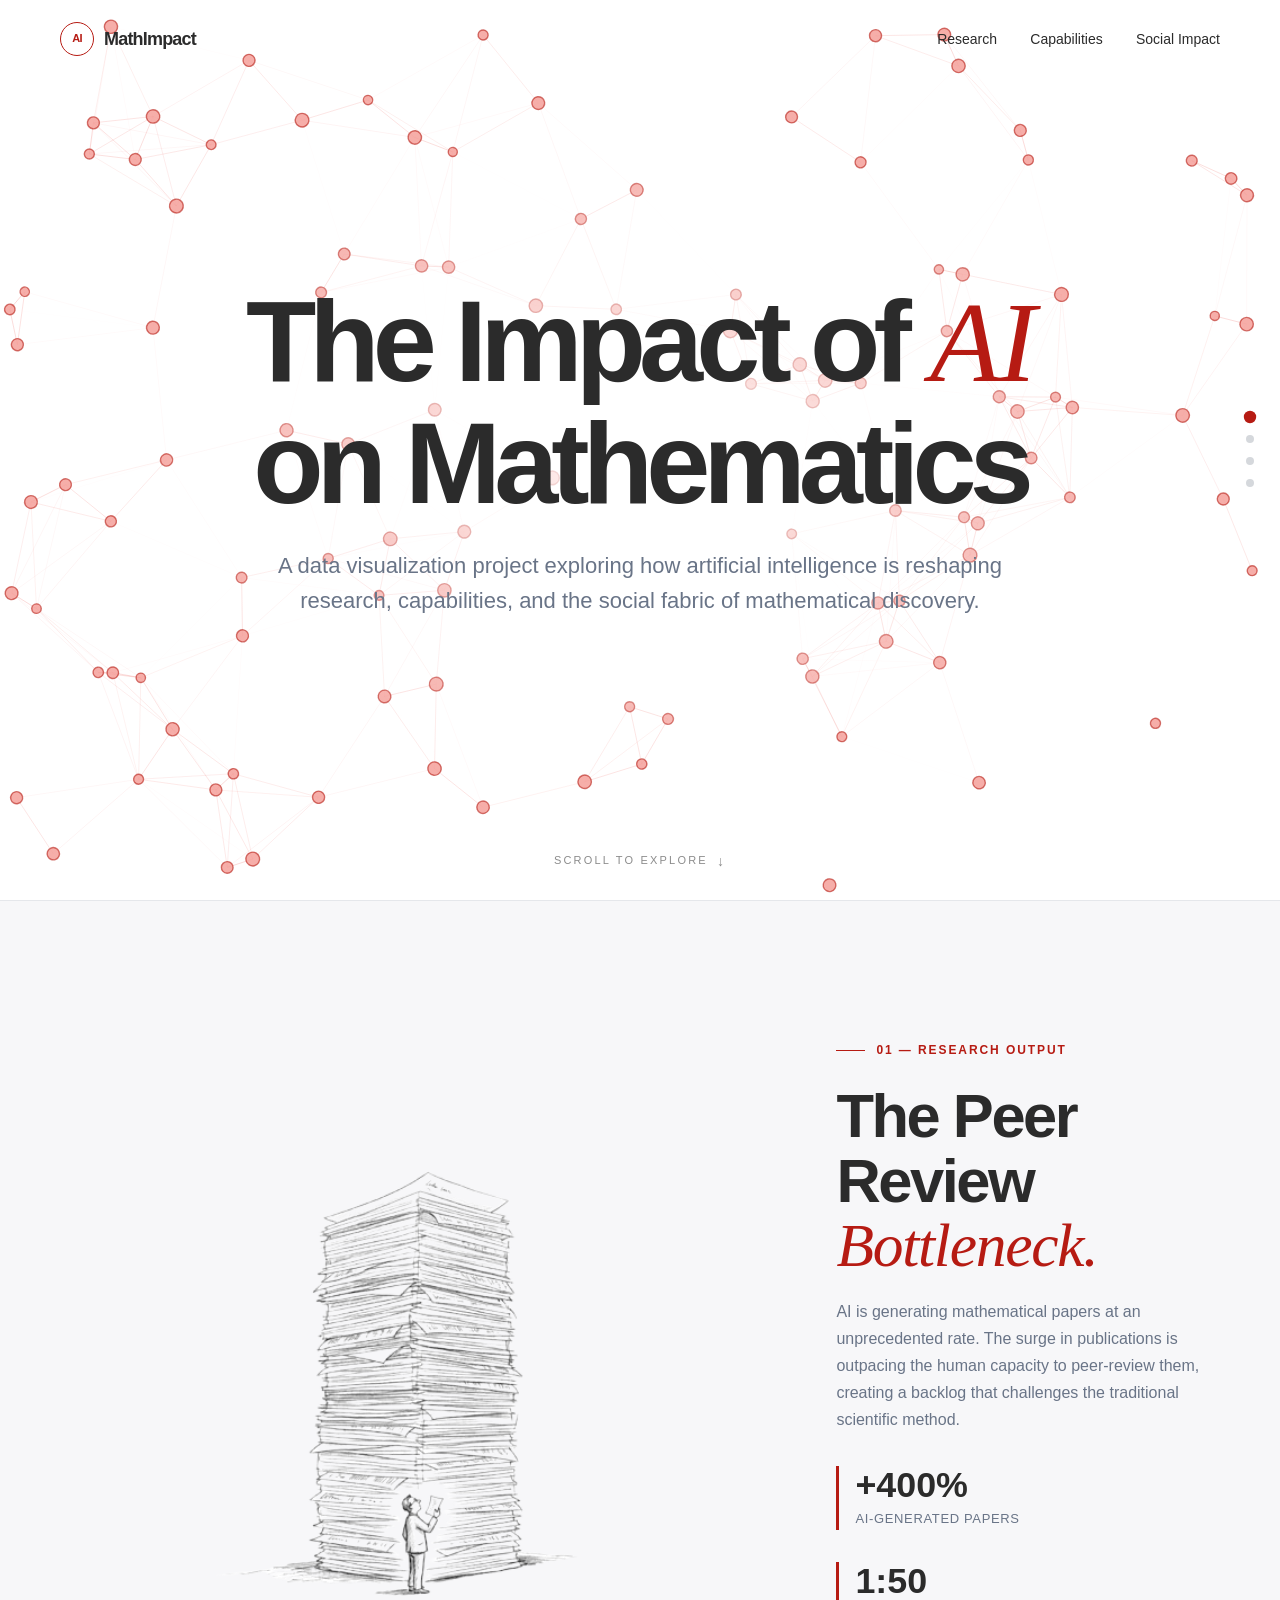
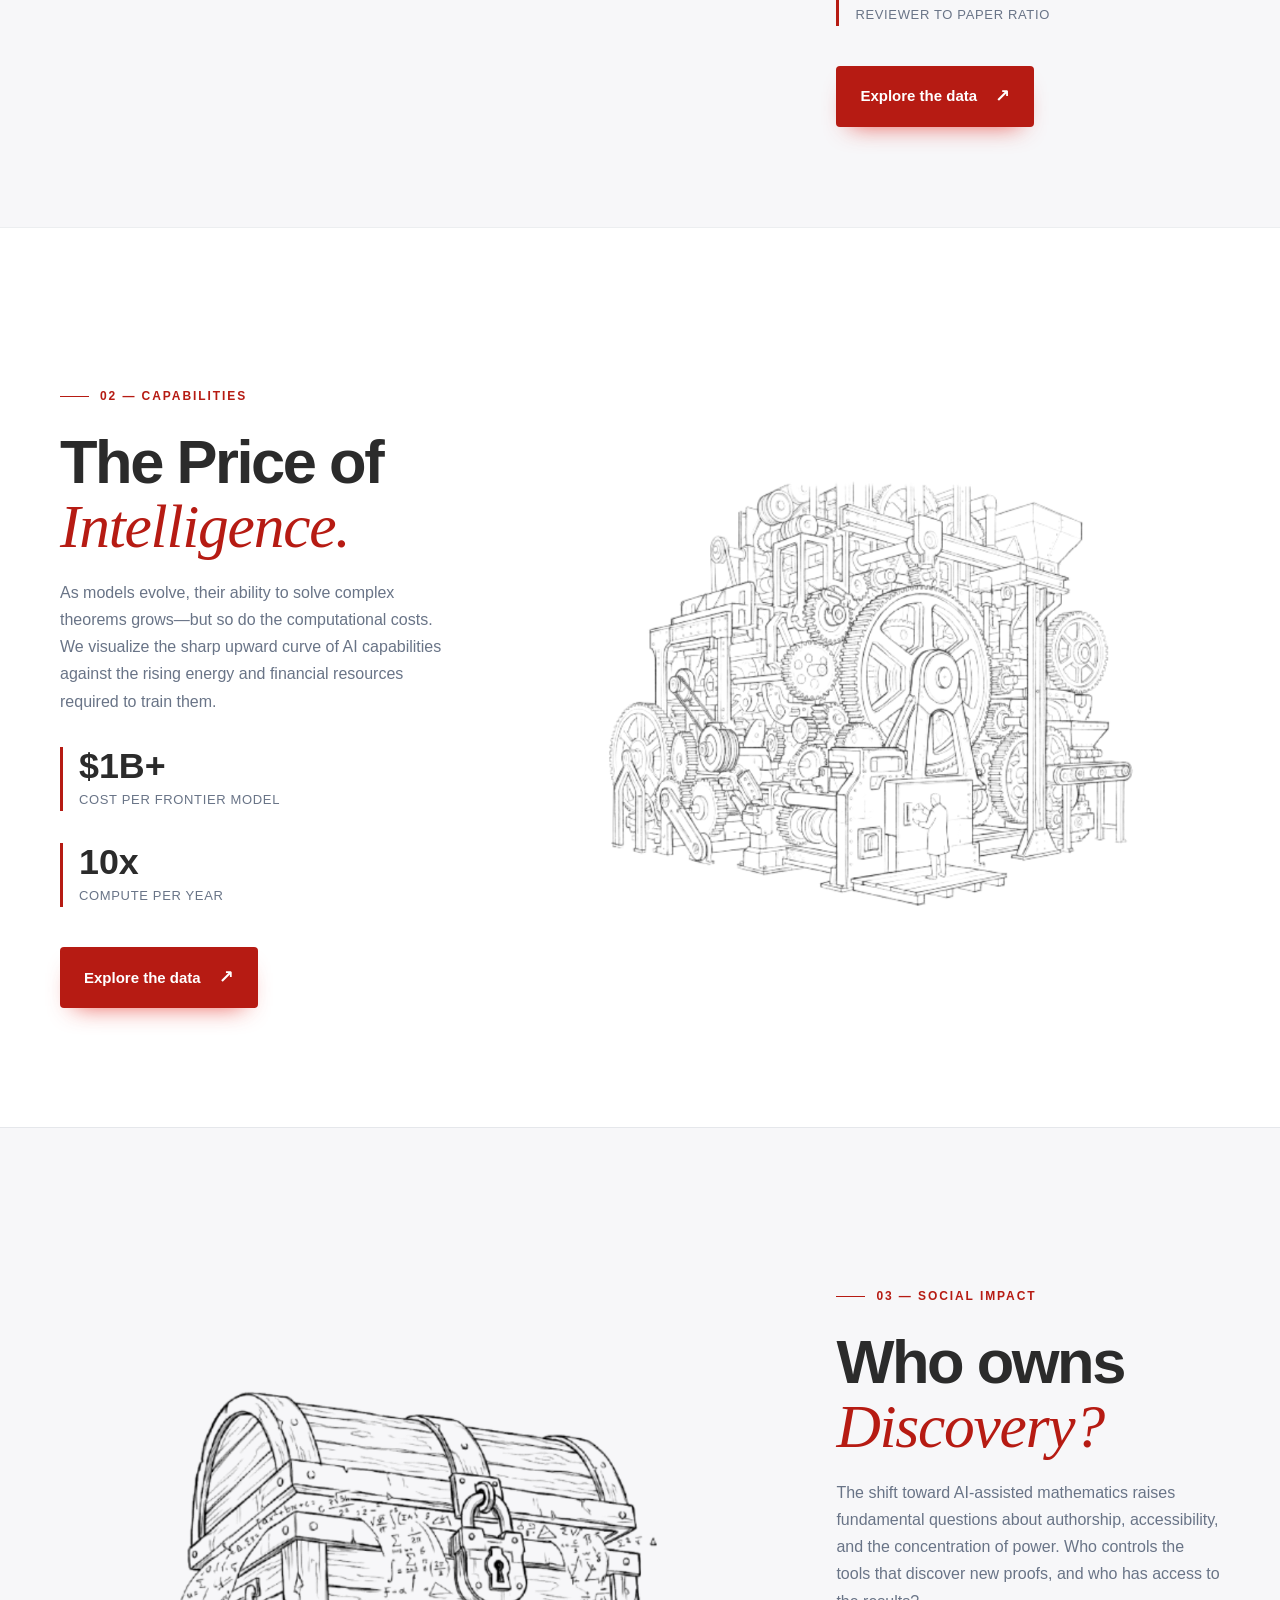
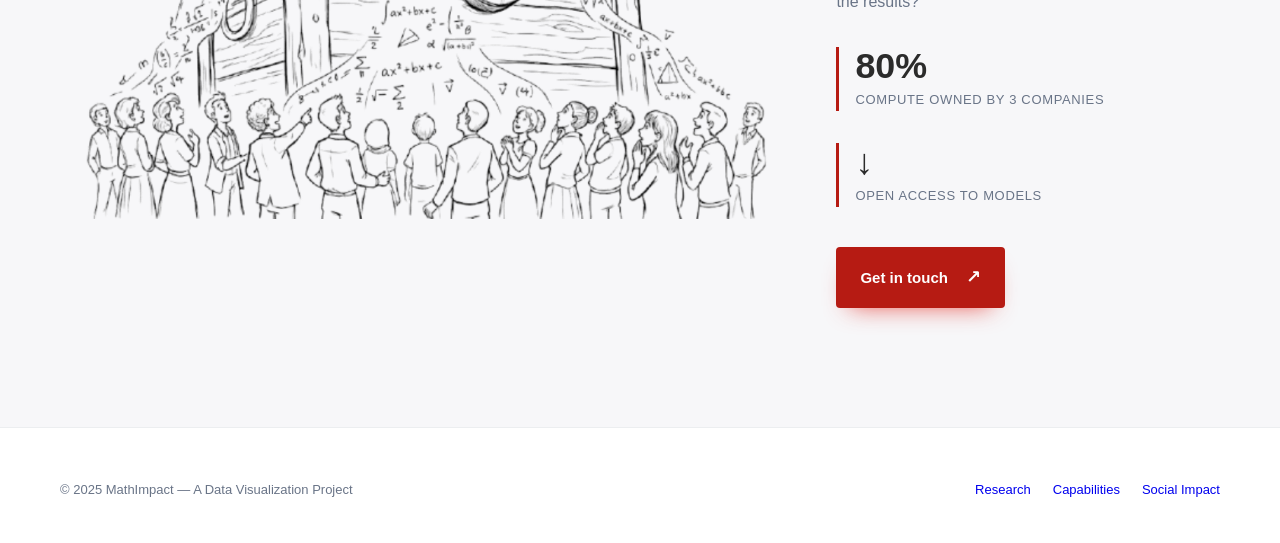
<file: index.html>
<!doctype html>
<html lang="en">
<head>
  <meta charset="utf-8">
  <meta name="viewport" content="width=device-width, initial-scale=1">
  <meta name="theme-color" content="#ffffff">
  <title>AI & Mathematics — A Data Visualization Project</title>
  <meta name="description" content="Visualizing the impact of Artificial Intelligence on the field of Mathematics: research output, capabilities, costs, and social implications.">

  <style>
    /* ============================================================
       VARIABLES
       ============================================================ */
    :root {
      --ink:        #2b2b2b;
      --paper:      #ffffff;
      --paper-alt:  #f7f7f9; /* Grigio molto leggero per i divisori */
      --muted:      #697487;
      --hair:       rgba(23, 40, 63, .08);
      --pad:        clamp(20px, 5vw, 60px);
      --ease:       cubic-bezier(.22, .61, .36, 1);

      /* Data Viz Accent Colors */
      --accent-red: #b61b13;
      --accent-node: #f4a09a;
      --accent-line: rgba(226, 35, 26, .18);
    }

    *, *::before, *::after { box-sizing: border-box; }
    html { scroll-behavior: smooth; }

    body {
      margin: 0;
      background: var(--paper);
      color: var(--ink);
      font-family: Inter, "Helvetica Neue", Arial, system-ui, sans-serif;
      font-size: 16px;
      line-height: 1.6;
      -webkit-font-smoothing: antialiased;
      overflow-x: hidden;
    }

    /* ============================================================
       HEADER & NAVIGATION
       ============================================================ */
    .site-header {
      position: fixed;
      inset: 0 0 auto 0;
      z-index: 50;
      display: flex;
      align-items: center;
      justify-content: space-between;
      gap: 24px;
      padding: 22px var(--pad);
      color: var(--ink);
      transition: padding .35s var(--ease),
                  background .35s var(--ease),
                  box-shadow .35s var(--ease);
    }

    .site-header.is-scrolled {
      padding-top: 12px;
      padding-bottom: 12px;
      background: rgba(255, 255, 255, .85);
      -webkit-backdrop-filter: blur(16px) saturate(1.5);
      backdrop-filter: blur(16px) saturate(1.5);
      box-shadow: 0 1px 0 var(--hair);
    }

    .brand {
      display: flex;
      align-items: center;
      gap: 10px;
      font-size: 18px;
      font-weight: 750;
      letter-spacing: -.045em;
      color: inherit;
      text-decoration: none;
    }

    .brand-mark {
      width: 34px;
      height: 34px;
      display: grid;
      place-items: center;
      border: 1.5px solid var(--accent-red);
      border-radius: 50%;
      color: var(--accent-red);
      font-size: 11px;
      font-weight: 700;
      transition: background .25s var(--ease), color .25s var(--ease);
    }

    .brand:hover .brand-mark { background: var(--accent-red); color: #fff; }

    .nav {
      display: flex;
      align-items: center;
      gap: clamp(16px, 2.6vw, 40px);
      font-size: 14px;
      font-weight: 500;
    }

    .nav a {
      position: relative;
      padding: 4px 0;
      color: inherit;
      text-decoration: none;
      transition: color .2s var(--ease);
    }

    .nav a::after {
      content: "";
      position: absolute;
      left: 0; right: 0; bottom: -1px;
      height: 1px;
      background: var(--accent-red);
      transform: scaleX(0);
      transform-origin: left;
      transition: transform .3s var(--ease);
    }

    .nav a:hover { color: var(--accent-red); }
    .nav a:hover::after { transform: scaleX(1); }

    /* ============================================================
       HERO — Animated Network
       ============================================================ */
    .hero {
      position: relative;
      min-height: 100svh;
      display: grid;
      place-items: center;
      background: var(--paper);
      overflow: hidden;
      isolation: isolate;
    }

    #network {
      position: absolute;
      inset: 0;
      width: 100%;
      height: 100%;
      z-index: 0;
      display: block;
    }

    .hero::after {
      content: "";
      position: absolute;
      inset: 0;
      z-index: 1;
      pointer-events: none;
      background: radial-gradient(ellipse 55% 50% at 50% 50%,
                                  rgba(255, 255, 255, .9) 0%,
                                  rgba(255, 255, 255, 0) 70%);
    }

    .hero-logo {
      position: relative;
      z-index: 2;
      display: flex;
      flex-direction: column;
      align-items: center;
      text-align: center;
      gap: 24px;
      padding: 0 var(--pad);
      animation: logoIn 1.4s var(--ease) both;
    }

    @keyframes logoIn {
      from { opacity: 0; transform: translateY(14px); }
      to   { opacity: 1; transform: none; }
    }

    .hero-title {
      font-family: Inter, "Helvetica Neue", Arial, sans-serif;
      font-weight: 800;
      font-size: clamp(56px, 9vw, 120px);
      line-height: 1.05;
      letter-spacing: -.06em;
      color: var(--ink);
      margin: 0;
    }

    .hero-title em {
      font-family: Georgia, "Times New Roman", serif;
      font-style: italic;
      font-weight: 400;
      color: var(--accent-red);
      letter-spacing: -.02em;
    }

    .hero-subtitle {
      font-size: clamp(18px, 1.8vw, 22px);
      font-weight: 500;
      color: var(--muted);
      max-width: 65ch;
      margin: 0;
      line-height: 1.6;
    }

    .hero-scroll {
      position: absolute;
      z-index: 3;
      left: 50%;
      bottom: 28px;
      transform: translateX(-50%);
      display: inline-flex;
      align-items: center;
      gap: 9px;
      font-size: 11px;
      letter-spacing: .2em;
      text-transform: uppercase;
      color: rgba(43, 43, 43, .55);
      text-decoration: none;
      transition: color .25s var(--ease);
    }

    .hero-scroll:hover { color: var(--accent-red); }

    .hero-scroll .arrow {
      font-size: 14px;
      animation: nudge 1.7s ease-in-out infinite;
    }

    @keyframes nudge { 50% { transform: translateY(5px); } }

    /* ============================================================
       SECTIONS
       ============================================================ */
    .slide {
      position: relative;
      min-height: 100svh;
      padding: 140px var(--pad) 100px;
      display: grid;
      place-items: center;
      overflow: hidden;
      border-top: 1px solid var(--hair); /* Divisorio tra le sezioni */
    }

    /* Sfondo alternato per dividere visivamente le sezioni */
    .slide:nth-child(even) { 
      background: var(--paper-alt); 
    }

    .slide-inner {
      width: min(1400px, 100%); /* Più largo per ridurre lo spazio vuoto */
      display: grid;
      grid-template-columns: 1.3fr .7fr; /* Più spazio all'immagine */
      align-items: center;
      gap: clamp(40px, 5vw, 80px);
    }

    .slide.reverse .slide-inner { 
      grid-template-columns: .7fr 1.3fr; 
    }
    .slide.reverse .visual { order: 2; }
    .slide.reverse .copy   { order: 1; }

    /* ---------- Visual: sketch + color (TRASPARENTE) ---------- */
    .visual {
      position: relative;
      margin: 0;
      width: 100%;
      overflow: hidden;
      transform: translateZ(0);
      background: transparent;
    }

    .visual .sketch {
      display: block;
      width: 100%;
      height: auto; 
      object-fit: contain; 
      filter: grayscale(1) contrast(1.06) brightness(1.05);
      opacity: 1; 
    }

    .visual .color-image {
      position: absolute;
      inset: 0;
      width: 100%;
      height: 100%;
      object-fit: contain; 
      will-change: clip-path;
      clip-path: polygon(0% 0%, 100% 0%, 100% 0%, 0% 0%);
    }

    /* ---------- Text ---------- */
    .copy { max-width: 100%; }

    .eyebrow {
      display: flex;
      align-items: center;
      gap: 11px;
      margin: 0 0 24px;
      color: var(--accent-red);
      font-size: 12px;
      font-weight: 700;
      letter-spacing: .16em;
      text-transform: uppercase;
    }

    .eyebrow::before {
      content: "";
      flex: none;
      width: 29px;
      height: 1px;
      background: currentColor;
    }

    h2 {
      margin: 0 0 20px;
      font-weight: 600;
      line-height: 1.05;
      letter-spacing: -.04em;
      font-size: clamp(40px, 4.8vw, 64px); /* Titoli più grandi */
      color: var(--ink);
    }

    h2 em {
      color: var(--accent-red);
      font-family: Georgia, "Times New Roman", serif;
      font-weight: 400;
      font-style: italic;
      letter-spacing: -.02em;
    }

    .lede {
      margin: 0 0 32px;
      color: var(--muted);
      font-size: clamp(16px, 1.2vw, 18px); /* Testo più leggibile */
      line-height: 1.7;
    }

    /* Stat blocks */
    .stat-group {
      display: flex;
      gap: 32px;
      margin-bottom: 40px;
      flex-wrap: wrap;
    }
    
    .stat-item {
      border-left: 3px solid var(--accent-red);
      padding-left: 16px;
    }
    
    .stat-value {
      font-size: clamp(28px, 2.8vw, 38px); /* Numeri più grandi */
      font-weight: 700;
      color: var(--ink);
      line-height: 1.1;
      margin-bottom: 4px;
    }
    
    .stat-label {
      font-size: 13px;
      color: var(--muted);
      text-transform: uppercase;
      letter-spacing: .05em;
    }

    .button {
      display: inline-flex;
      align-items: center;
      gap: 18px;
      padding: 16px 24px;
      border-radius: 4px;
      background: var(--accent-red);
      color: #fff;
      font-size: 15px;
      font-weight: 650;
      text-decoration: none;
      box-shadow: 0 12px 24px -14px rgba(226, 35, 26, .8);
      transition: background .22s var(--ease),
                  transform .22s var(--ease),
                  box-shadow .22s var(--ease);
    }

    .button:hover {
      background: #c11a13;
      transform: translateY(-2px);
      box-shadow: 0 18px 30px -16px rgba(226, 35, 26, .9);
    }

    .button .arrow {
      font-size: 18px;
      transition: transform .25s var(--ease);
    }

    .button:hover .arrow { transform: translate(2px, -2px); }

    /* ============================================================
       RAIL & FOOTER
       ============================================================ */
    .rail {
      position: fixed;
      right: clamp(14px, 2vw, 30px);
      top: 50%;
      transform: translateY(-50%);
      z-index: 45;
      display: flex;
      flex-direction: column;
      gap: 14px;
    }

    .rail a {
      width: 8px;
      height: 8px;
      border-radius: 50%;
      background: rgba(23, 40, 63, .18);
      transition: background .3s var(--ease), transform .3s var(--ease);
    }

    .rail a:hover { background: rgba(23, 40, 63, .42); }

    .rail a.is-active {
      background: var(--accent-red);
      transform: scale(1.55);
    }

    .site-footer {
      display: flex;
      flex-wrap: wrap;
      align-items: center;
      justify-content: space-between;
      gap: 18px;
      padding: 52px var(--pad) 42px;
      border-top: 1px solid var(--hair);
      background: var(--paper);
      color: var(--muted);
      font-size: 13px;
    }

    .site-footer nav { display: flex; gap: 22px; }
    .site-footer a { text-decoration: none; transition: color .2s; }
    .site-footer a:hover { color: var(--accent-red); }

    /* ============================================================
       RESPONSIVE
       ============================================================ */
    @media (max-width: 1080px) {
      .rail { display: none; }
    }

    @media (max-width: 820px) {
      .site-header { padding: 16px var(--pad); }

      .nav { gap: 14px; font-size: 13px; }
      .nav a:nth-child(n+4) { display: none; }

      .slide { padding: 120px var(--pad) 80px; }

      .slide-inner,
      .slide.reverse .slide-inner {
        grid-template-columns: 1fr;
        gap: 40px;
      }

      .slide.reverse .visual,
      .slide.reverse .copy { order: initial; }

      .stat-group { gap: 20px; }

      .brand { font-size: 16px; }
      .brand-mark { width: 30px; height: 30px; font-size: 10px; }
    }

    @media (prefers-reduced-motion: reduce) {
      html { scroll-behavior: auto; }
      .hero-logo { animation: none; }
      .hero-scroll .arrow { animation: none; }
      .button, .nav a::after, .rail a { transition: none; }
    }
  </style>
</head>

<body>

  <header class="site-header">
    <a class="brand" href="#home" aria-label="AI & Math, back to top">
      <span class="brand-mark">AI</span>
      <span>MathImpact</span>
    </a>

    <nav class="nav" aria-label="Main navigation">
      <a href="#research">Research</a>
      <a href="#capabilities">Capabilities</a>
      <a href="#social">Social Impact</a>
    </nav>
  </header>

  <aside class="rail" aria-label="Page sections">
    <a href="#home"         aria-label="Home"></a>
    <a href="#research"     aria-label="Research"></a>
    <a href="#capabilities" aria-label="Capabilities"></a>
    <a href="#social"       aria-label="Social Impact"></a>
  </aside>

  <main>

    <!-- HERO -->
    <section class="hero" id="home" aria-labelledby="hero-title">
      <canvas id="network" aria-hidden="true"></canvas>

      <div class="hero-logo">
        <h1 class="hero-title" id="hero-title">
          The Impact of <em>AI</em><br>on Mathematics
        </h1>
        <p class="hero-subtitle">
          A data visualization project exploring how artificial intelligence is reshaping research, capabilities, and the social fabric of mathematical discovery.
        </p>
      </div>

      <a class="hero-scroll" href="#research">
        Scroll to explore
        <span class="arrow" aria-hidden="true">↓</span>
      </a>
    </section>

    <!-- RESEARCH IMPACT -->
    <section class="slide" id="research">
      <div class="slide-inner">
        <figure class="visual">
          <img class="sketch"
               src="images/research-sketch.png"
               alt="Research Output — sketch">
          <img class="color-image"
               src="images/research-color.png"
               alt="" aria-hidden="true">
        </figure>
        <div class="copy">
          <p class="eyebrow">01 — Research Output</p>
          <h2>The Peer Review <em>Bottleneck.</em></h2>
          <p class="lede">
            AI is generating mathematical papers at an unprecedented rate. The surge in publications is outpacing the human capacity to peer-review them, creating a backlog that challenges the traditional scientific method.
          </p>
          <div class="stat-group">
            <div class="stat-item">
              <div class="stat-value">+400%</div>
              <div class="stat-label">AI-generated papers</div>
            </div>
            <div class="stat-item">
              <div class="stat-value">1:50</div>
              <div class="stat-label">Reviewer to paper ratio</div>
            </div>
          </div>
          <a class="button" href="#capabilities">Explore the data <span class="arrow">↗</span></a>
        </div>
      </div>
    </section>

    <!-- CAPABILITIES & COSTS -->
    <section class="slide reverse" id="capabilities">
      <div class="slide-inner">
        <figure class="visual">
          <img class="sketch"
               src="images/capabilities-sketch.png"
               alt="Capabilities and Costs — sketch">
          <img class="color-image"
               src="images/capabilities-color.png"
               alt="" aria-hidden="true">
        </figure>
        <div class="copy">
          <p class="eyebrow">02 — Capabilities</p>
          <h2>The Price of <em>Intelligence.</em></h2>
          <p class="lede">
            As models evolve, their ability to solve complex theorems grows—but so do the computational costs. We visualize the sharp upward curve of AI capabilities against the rising energy and financial resources required to train them.
          </p>
          <div class="stat-group">
            <div class="stat-item">
              <div class="stat-value">$1B+</div>
              <div class="stat-label">Cost per frontier model</div>
            </div>
            <div class="stat-item">
              <div class="stat-value">10x</div>
              <div class="stat-label">Compute per year</div>
            </div>
          </div>
          <a class="button" href="#social">Explore the data <span class="arrow">↗</span></a>
        </div>
      </div>
    </section>

    <!-- SOCIAL IMPACT -->
    <section class="slide" id="social">
      <div class="slide-inner">
        <figure class="visual">
          <img class="sketch"
               src="images/social-sketch.png"
               alt="Social Impact — sketch">
          <img class="color-image"
               src="images/social-color.png"
               alt="" aria-hidden="true">
        </figure>
        <div class="copy">
          <p class="eyebrow">03 — Social Impact</p>
          <h2>Who owns <em>Discovery?</em></h2>
          <p class="lede">
            The shift toward AI-assisted mathematics raises fundamental questions about authorship, accessibility, and the concentration of power. Who controls the tools that discover new proofs, and who has access to the results?
          </p>
          <div class="stat-group">
            <div class="stat-item">
              <div class="stat-value">80%</div>
              <div class="stat-label">Compute owned by 3 companies</div>
            </div>
            <div class="stat-item">
              <div class="stat-value">↓</div>
              <div class="stat-label">Open access to models</div>
            </div>
          </div>
          <a class="button" href="mailto:info@example.com">Get in touch <span class="arrow">↗</span></a>
        </div>
      </div>
    </section>

  </main>

  <footer class="site-footer">
    <span>© 2025 MathImpact — A Data Visualization Project</span>
    <nav aria-label="Footer links">
      <a href="#research">Research</a>
      <a href="#capabilities">Capabilities</a>
      <a href="#social">Social Impact</a>
    </nav>
  </footer>

  <script>
    (function () {
      "use strict";

      const header    = document.querySelector(".site-header");
      const railLinks = Array.from(document.querySelectorAll(".rail a"));
      const reduce    = window.matchMedia("(prefers-reduced-motion: reduce)").matches;

      /* ============================================================
         1. ANIMATED NETWORK (canvas)
         ============================================================ */
      const canvas = document.getElementById("network");
      const ctx    = canvas.getContext("2d");
      const hero   = document.querySelector(".hero");

      let nodes = [];
      let rafId = null;
      const pointer = { x: 0, y: 0, active: false };

      // Il puntatore è letto sulla finestra (logo e overlay stanno sopra il canvas)
      // e convertito nelle coordinate del canvas.
      window.addEventListener("pointermove", function (e) {
        const r = canvas.getBoundingClientRect();
        pointer.x = e.clientX - r.left;
        pointer.y = e.clientY - r.top;
        pointer.active = pointer.y >= 0 && pointer.y <= r.height;
      });
      document.documentElement.addEventListener("pointerleave", function () {
        pointer.active = false;
      });
      let dpr   = 1;

      const CONFIG = {
        density: 12000,
        minNodes: 110,
        maxNodes: 280,
        linkDist: 150,
        nodeRadius: [4.5, 7],
        speed: [0.35, 0.5],
        pointerRadius: 135,
        pointerForce: 0.16,
        maxSpeed: 2.6,
        damping: 0.97,
        shapes: ["circle"],
        nodeFill:   "rgba(244, 160, 154, 0.85)",
        nodeStroke: "rgba(182, 27, 19, 0.6)"
      };

      function resizeCanvas() {
        dpr = Math.min(window.devicePixelRatio || 1, 2);
        const w = hero.clientWidth;
        const h = hero.clientHeight;

        canvas.width  = Math.floor(w * dpr);
        canvas.height = Math.floor(h * dpr);
        canvas.style.width  = w + "px";
        canvas.style.height = h + "px";

        ctx.setTransform(dpr, 0, 0, dpr, 0, 0);
        buildNodes(w, h);
      }

      function buildNodes(w, h) {
        const target = Math.max(
          CONFIG.minNodes,
          Math.min(CONFIG.maxNodes, Math.round((w * h) / CONFIG.density))
        );
        nodes = [];

        for (let i = 0; i < target; i++) {
          const angle = Math.random() * Math.PI * 2;
          const speed = CONFIG.speed[0] + Math.random() * (CONFIG.speed[1] - CONFIG.speed[0]);
          const bvx = Math.cos(angle) * speed;
          const bvy = Math.sin(angle) * speed;

          nodes.push({
            x: Math.random() * w,
            y: Math.random() * h,
            baseVx: bvx,
            baseVy: bvy,
            vx: bvx,
            vy: bvy,
            rot: Math.random() * Math.PI,
            shape: CONFIG.shapes[Math.floor(Math.random() * CONFIG.shapes.length)],
            r: CONFIG.nodeRadius[0] +
               Math.random() * (CONFIG.nodeRadius[1] - CONFIG.nodeRadius[0])
          });
        }
      }

      function draw() {
        const w = hero.clientWidth;
        const h = hero.clientHeight;

        ctx.clearRect(0, 0, w, h);

        ctx.lineWidth = 1;
        for (let i = 0; i < nodes.length; i++) {
          const a = nodes[i];

          for (let j = i + 1; j < nodes.length; j++) {
            const b = nodes[j];
            const dx = a.x - b.x;
            const dy = a.y - b.y;
            const d2 = dx * dx + dy * dy;

            if (d2 < CONFIG.linkDist * CONFIG.linkDist) {
              const d = Math.sqrt(d2);
              const alpha = 1 - d / CONFIG.linkDist;

              ctx.strokeStyle = "rgba(226, 35, 26," + (0.2 * alpha).toFixed(3) + ")";
              ctx.beginPath();
              ctx.moveTo(a.x, a.y);
              ctx.lineTo(b.x, b.y);
              ctx.stroke();
            }
          }
        }

        for (let i = 0; i < nodes.length; i++) {
          const n = nodes[i];

          const r = n.r;

          ctx.save();
          ctx.translate(n.x, n.y);
          ctx.rotate(n.rot);
          ctx.beginPath();

          if (n.shape === "circle") {
            ctx.arc(0, 0, r, 0, Math.PI * 2);
          } else if (n.shape === "square") {
            ctx.rect(-r, -r, r * 2, r * 2);
          } else if (n.shape === "triangle") {
            ctx.moveTo(0, -r * 1.25);
            ctx.lineTo(r * 1.1, r);
            ctx.lineTo(-r * 1.1, r);
            ctx.closePath();
          } else {
            ctx.moveTo(0, -r * 1.3);
            ctx.lineTo(r, 0);
            ctx.lineTo(0, r * 1.3);
            ctx.lineTo(-r, 0);
            ctx.closePath();
          }

          ctx.fillStyle = CONFIG.nodeFill;
          ctx.fill();
          ctx.lineWidth = 1.4;
          ctx.strokeStyle = CONFIG.nodeStroke;
          ctx.stroke();
          ctx.restore();
        }
      }

      function step() {
        const w = hero.clientWidth;
        const h = hero.clientHeight;

        for (let i = 0; i < nodes.length; i++) {
          const n = nodes[i];

          // La spinta del puntatore si attenua, il movimento di base continua.
          n.vx = n.baseVx + (n.vx - n.baseVx) * CONFIG.damping;
          n.vy = n.baseVy + (n.vy - n.baseVy) * CONFIG.damping;

          if (pointer.active) {
            const dx = n.x - pointer.x;
            const dy = n.y - pointer.y;
            const dist = Math.hypot(dx, dy);

            if (dist < CONFIG.pointerRadius && dist > 0) {
              const k = (1 - dist / CONFIG.pointerRadius) * CONFIG.pointerForce;
              n.vx += (dx / dist) * k;
              n.vy += (dy / dist) * k;
            }
          }

          const speed = Math.hypot(n.vx, n.vy);
          if (speed > CONFIG.maxSpeed) {
            n.vx = (n.vx / speed) * CONFIG.maxSpeed;
            n.vy = (n.vy / speed) * CONFIG.maxSpeed;
          }

          n.rot += 0.004;
          n.x += n.vx;
          n.y += n.vy;

          if (n.x < 0) { n.x = 0; n.vx *= -1; n.baseVx *= -1; }
          if (n.x > w) { n.x = w; n.vx *= -1; n.baseVx *= -1; }
          if (n.y < 0) { n.y = 0; n.vy *= -1; n.baseVy *= -1; }
          if (n.y > h) { n.y = h; n.vy *= -1; n.baseVy *= -1; }
        }

        draw();
        rafId = requestAnimationFrame(step);
      }

      function startNetwork() {
        if (reduce) { draw(); return; }
        cancelAnimationFrame(rafId);
        step();
      }

      resizeCanvas();
      startNetwork();

      let resizeTimer = null;
      window.addEventListener("resize", function () {
        clearTimeout(resizeTimer);
        resizeTimer = setTimeout(function () {
          resizeCanvas();
          if (reduce) draw();
        }, 150);
      });

      if ("IntersectionObserver" in window && !reduce) {
        const io = new IntersectionObserver(function (entries) {
          entries.forEach(function (e) {
            if (e.isIntersecting) {
              if (!rafId) startNetwork();
            } else {
              cancelAnimationFrame(rafId);
              rafId = null;
            }
          });
        }, { threshold: 0 });
        io.observe(hero);
      }

      /* ============================================================
         2. REVEAL ANIMATION (Sketch -> Color)
         ============================================================ */
      const items = Array.from(document.querySelectorAll(".slide"))
        .map(function (el, i) {
          return {
            el:   el,
            img:  el.querySelector(".color-image"),
            fig:  el.querySelector(".visual"),
            seed: 1.7 + i * 2.31
          };
        })
        .filter(function (item) { return item.img; });

      // Bordo organico: onde a frequenze incommensurabili (lobi grandi + increspature
      // piccole). La fase deriva con p, così il bordo cambia forma mentre scorri.
      function edge(x, p, seed) {
        const t = p * 5.0;
        return (
          Math.sin(x * 0.045 + seed        + t * 0.9) * 0.46 +
          Math.sin(x * 0.101 + seed * 2.10 - t * 1.3) * 0.28 +
          Math.sin(x * 0.213 + seed * 1.30 + t * 1.9) * 0.16 +
          Math.sin(x * 0.417 + seed * 3.30 - t * 2.4) * 0.10
        );
      }

      function clipFor(p, seed) {
        const STEPS = 96;
        const AMP   = 11;              // ampiezza del bordo, in % dell'altezza
        const lo    = -AMP - 1;        // p = 0: bordo interamente sopra l'immagine
        const hi    = 100 + AMP + 1;   // p = 1: bordo interamente sotto l'immagine
        const base  = lo + (hi - lo) * p;
        const pts   = [];

        for (let i = 0; i <= STEPS; i++) {
          const x = (i / STEPS) * 100;
          const y = base + edge(x, p, seed) * AMP;
          pts.push(x.toFixed(2) + "% " + y.toFixed(2) + "%");
        }

        return "polygon(0% -20%, 100% -20%, " +
               pts.slice().reverse().join(", ") +
               ", 0% -20%)";
      }

      function apply(item, p) {
        const img = item.img;
        if (!img) return;

        if (reduce) { img.style.clipPath = "none"; return; }

        if (p >= 0.999) {
          img.style.clipPath = "none";
        } else if (p <= 0.001) {
          img.style.clipPath = "polygon(0% 0%, 100% 0%, 100% 0%, 0% 0%)";
        } else {
          img.style.clipPath = clipFor(p, item.seed);
        }
      }

      function update() {
        const vh        = window.innerHeight;
        const y         = window.scrollY;
        const maxScroll = Math.max(0, document.documentElement.scrollHeight - vh);

        header.classList.toggle("is-scrolled", y > 24);

        // Stessa regola per tutte le immagini, misurata sulla figura (non sulla
        // sezione): p = 0 quando la figura entra dal basso, quindi non può mai
        // comparire già sostituita. p = 1 quando la figura arriva nella posizione
        // in cui si ferma l'ULTIMA al fondo pagina: così l'ultima finisce
        // esattamente a fine scorrimento e le altre si comportano allo stesso modo.
        const last    = items[items.length - 1];
        const lastTop = last ? last.fig.getBoundingClientRect().top + y : 0;
        const sEnd    = lastTop - maxScroll;              // top della figura a fondo pagina
        const range   = Math.max(vh * 0.5, vh - sEnd);    // px di scroll per la rivelazione

        for (let i = 0; i < items.length; i++) {
          const item = items[i];
          const top  = item.fig.getBoundingClientRect().top;

          let p = (vh - top) / range;
          p = Math.max(0, Math.min(1, p));

          if (y >= maxScroll - 2 && i === items.length - 1) p = 1;

          apply(item, p);
        }
      }

      let ticking = false;
      function requestUpdate() {
        if (ticking) return;
        ticking = true;
        requestAnimationFrame(function () {
          ticking = false;
          update();
        });
      }

      const observer = new IntersectionObserver(function (entries) {
        entries.forEach(function (entry) {
          if (!entry.isIntersecting) return;
          const id = "#" + entry.target.id;
          railLinks.forEach(function (a) {
            a.classList.toggle("is-active", a.getAttribute("href") === id);
          });
        });
      }, { rootMargin: "-45% 0px -45% 0px", threshold: 0 });

      document.querySelectorAll("main section").forEach(function (s) {
        observer.observe(s);
      });

      window.addEventListener("scroll", requestUpdate, { passive: true });
      window.addEventListener("resize", requestUpdate);

      update();
    })();
  </script>
</body>
</html>
</file>
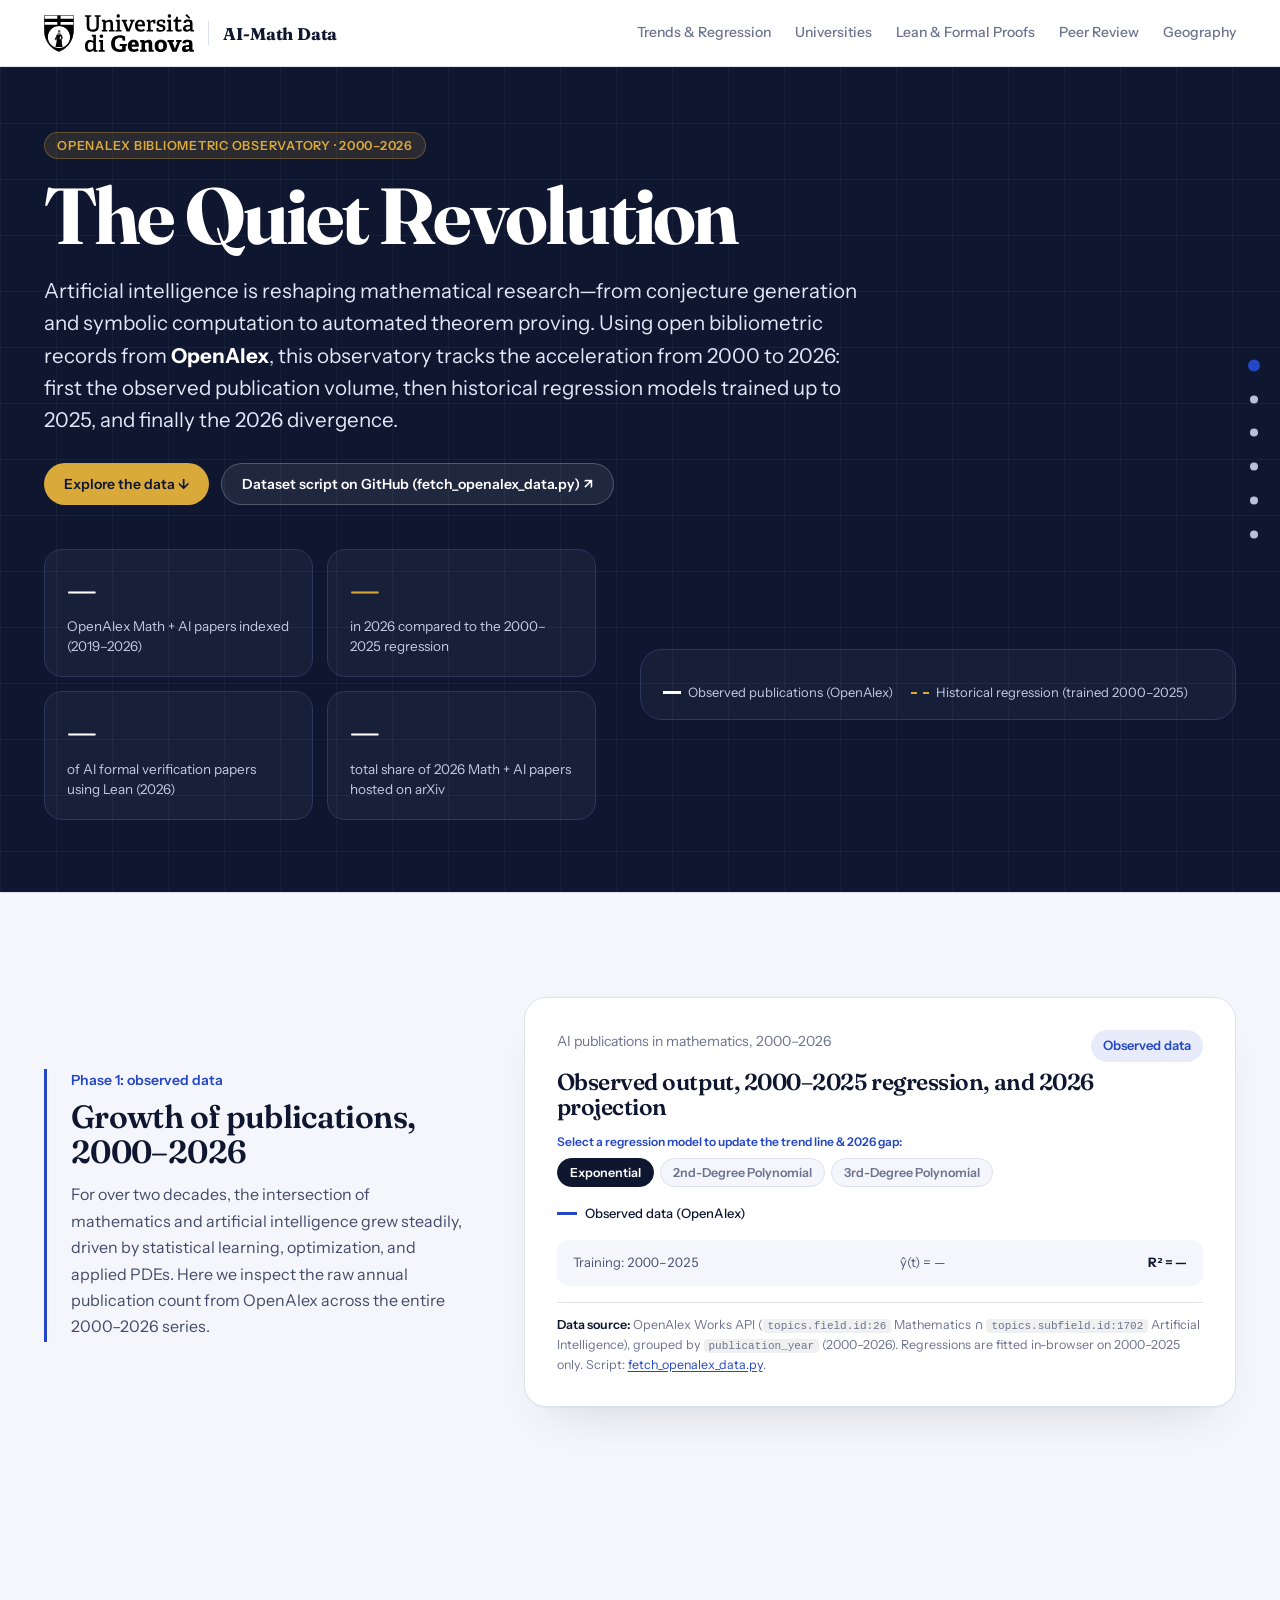
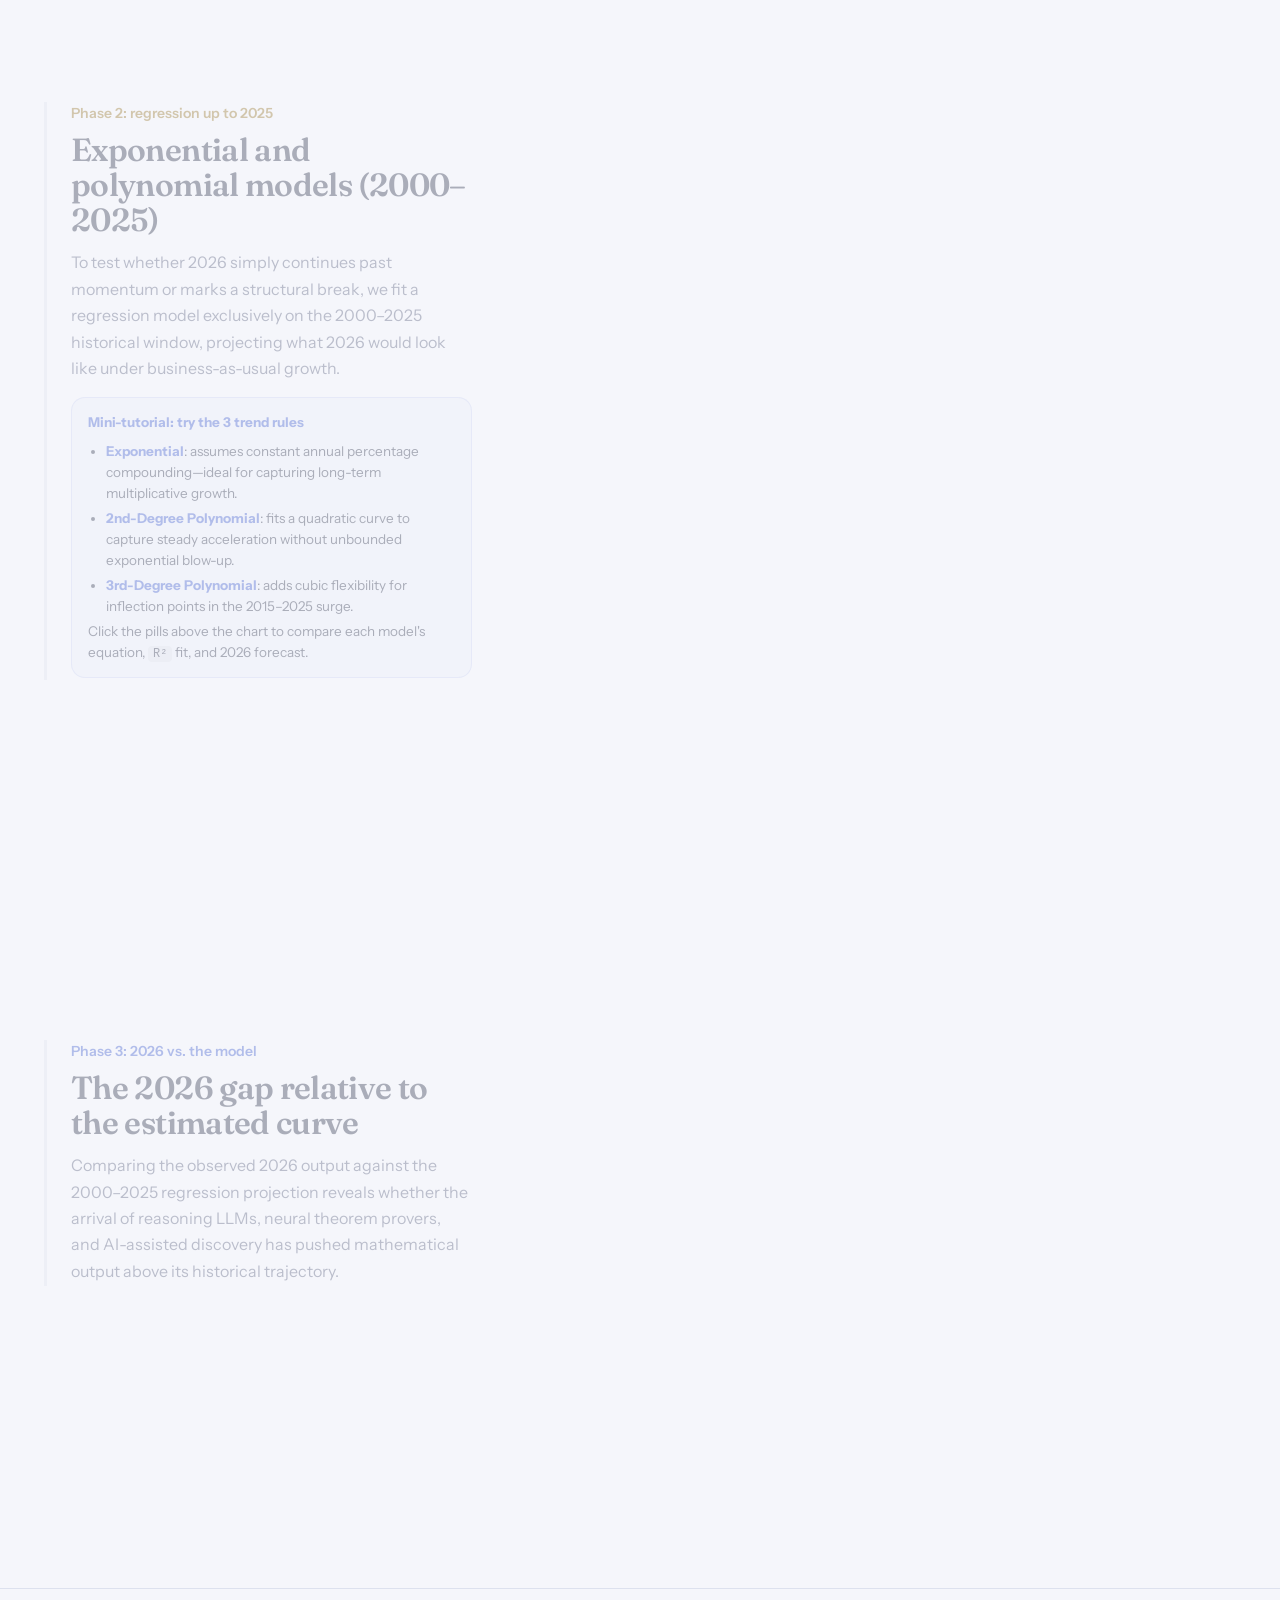
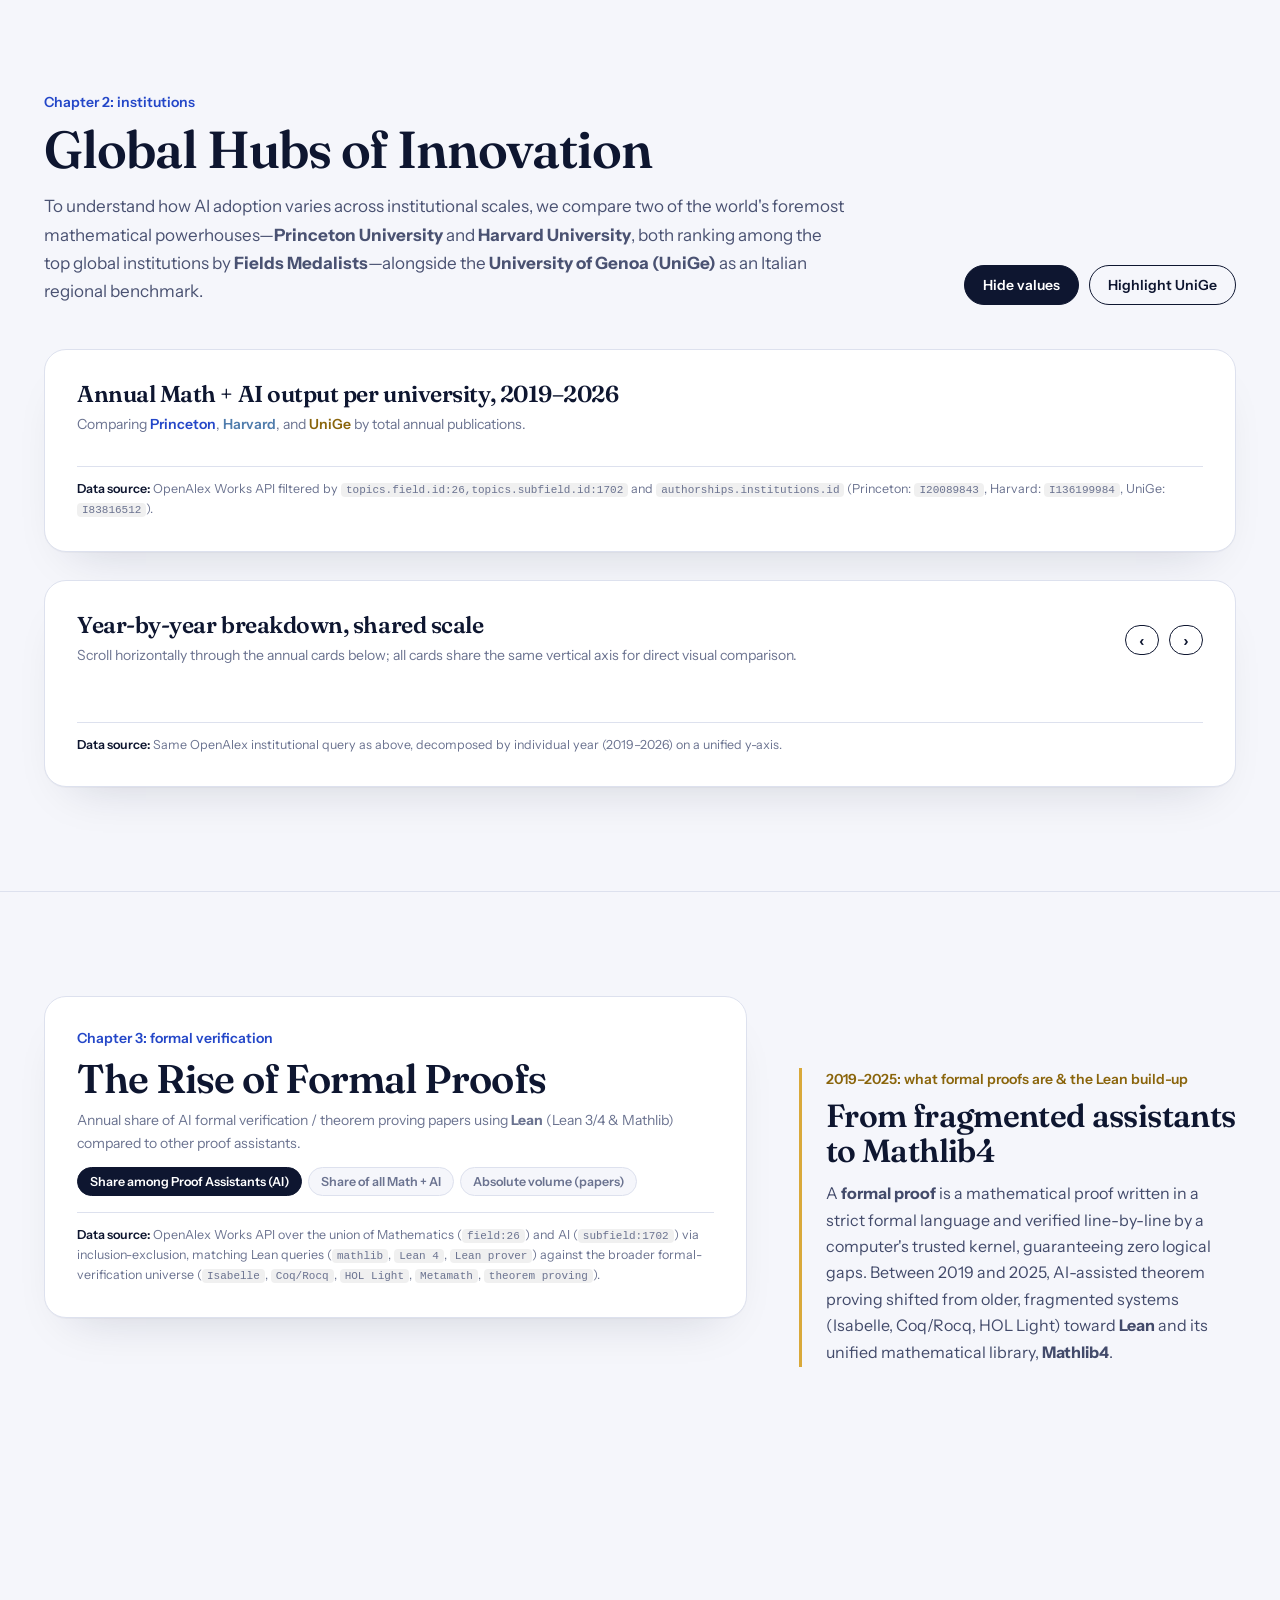
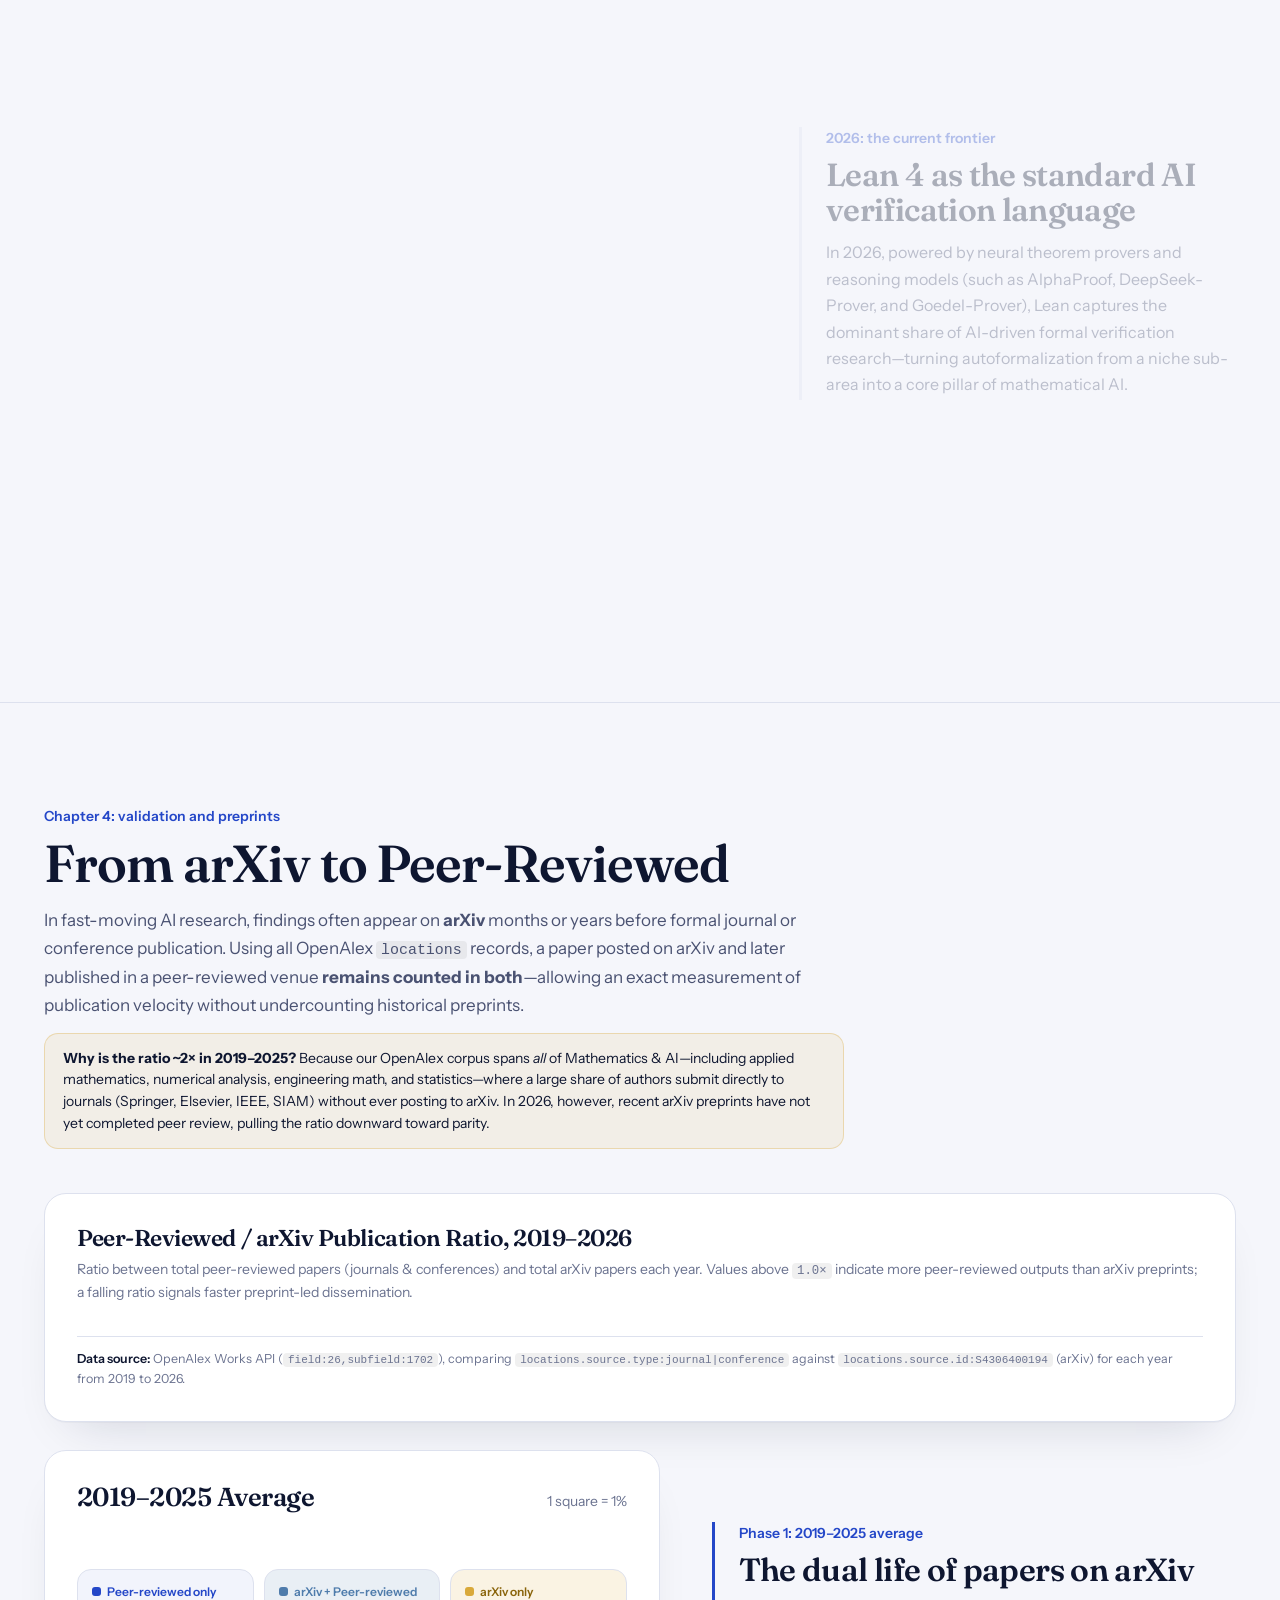
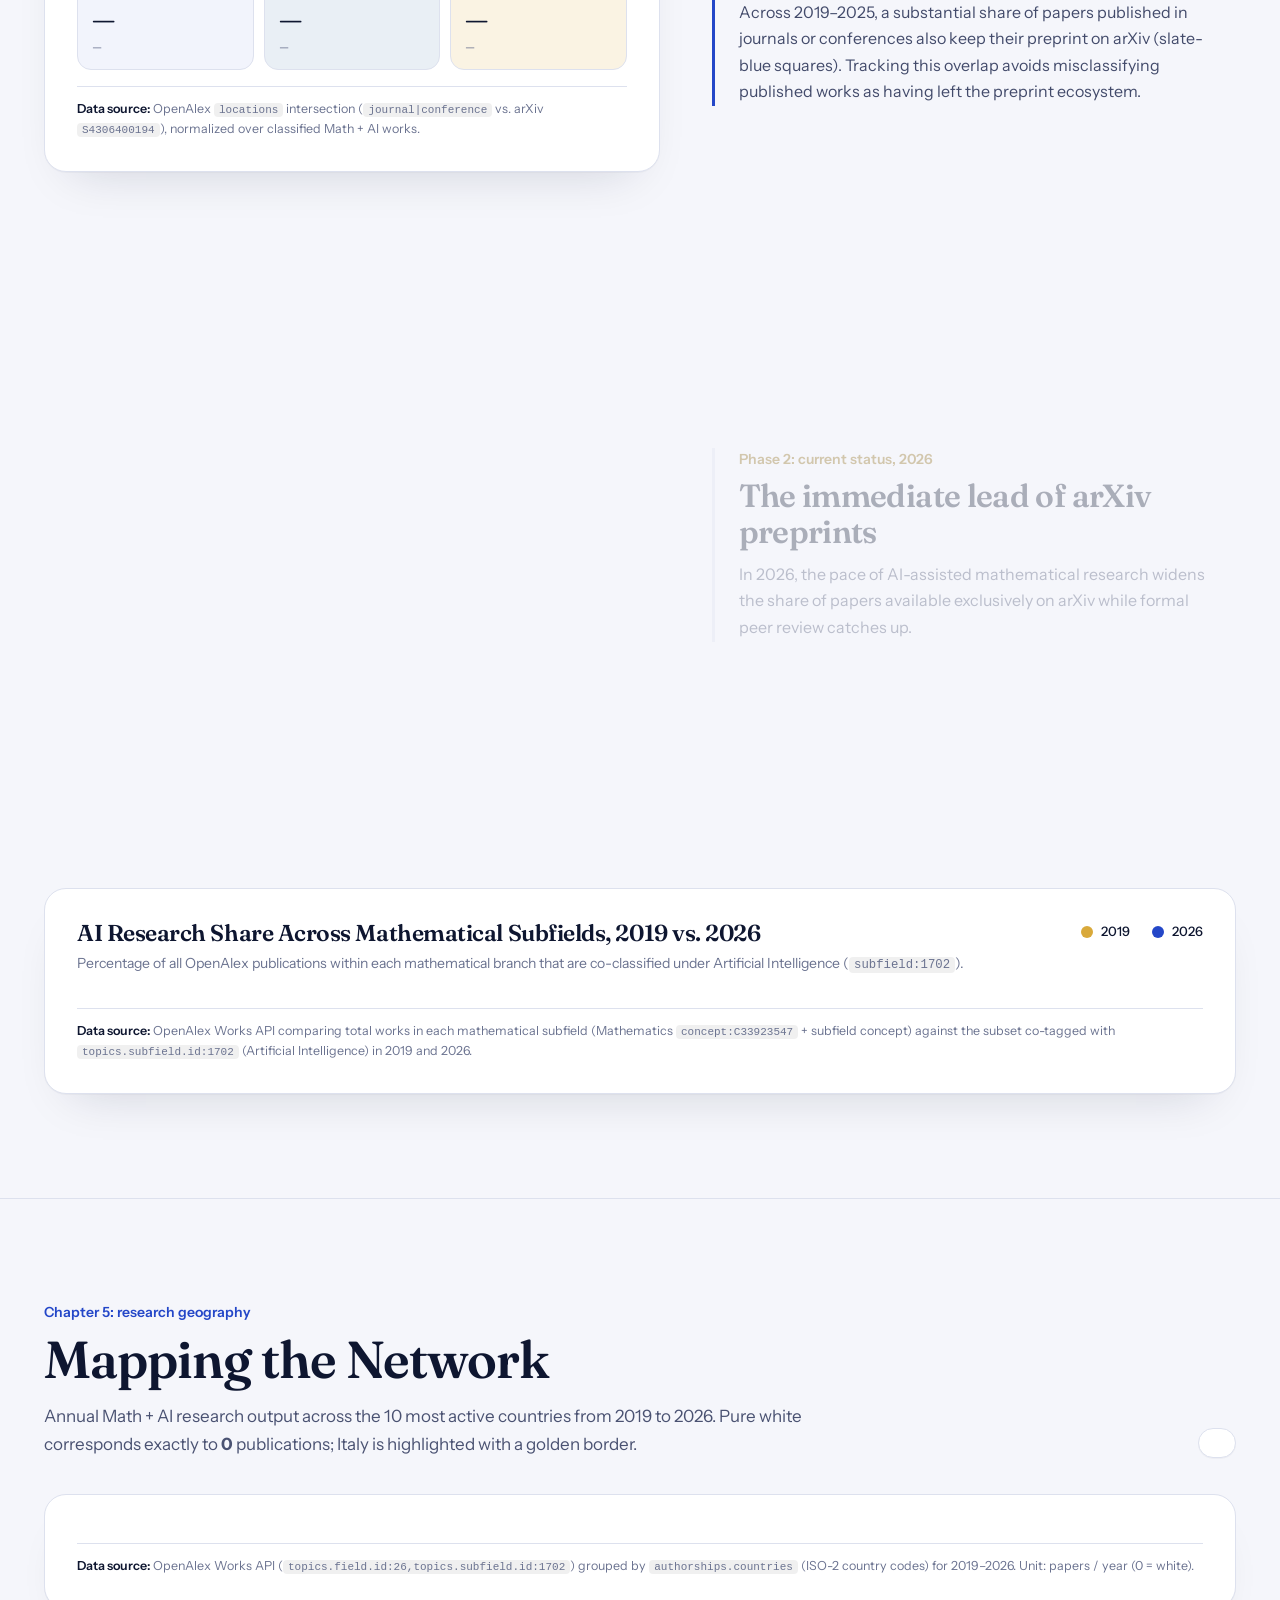
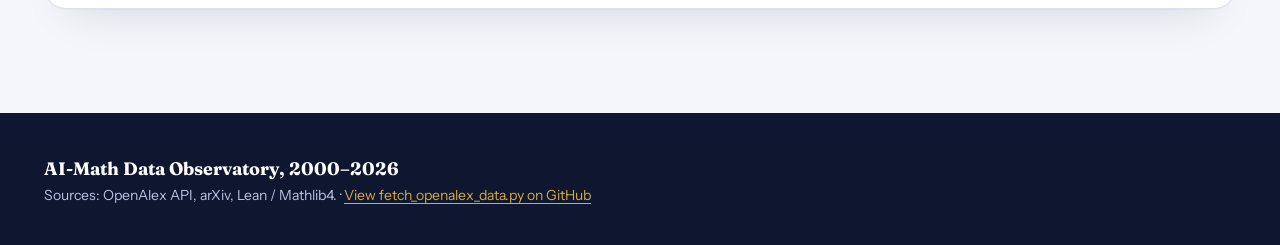
<file: assignment1/Assignment1.html>
<!DOCTYPE html>
<html lang="en">
<head>
<meta charset="UTF-8" />
<meta name="viewport" content="width=device-width, initial-scale=1" />
<title>AI-Math Data — The Impact of AI on Mathematics (2000–2026)</title>
<script src="https://d3js.org/d3.v7.min.js"></script>
<link rel="preconnect" href="https://fonts.googleapis.com" />
<link rel="preconnect" href="https://fonts.gstatic.com" crossorigin />
<link href="https://fonts.googleapis.com/css2?family=Fraunces:opsz,wght@9..144,400;9..144,600;9..144,700&family=Instrument+Sans:wght@400;500;600;700&display=swap" rel="stylesheet" />
<style>
:root{--paper:#F5F6FB;--ink:#0E1630;--blue:#2447C8;--sky:#8EA2E0;--mid:#4F7CAC;--gold:#D9A93A;--goldD:#8A650C;--sand:#E8D9A6;--mist:#6B7390;--line:#DDE1EE;--serif:"Fraunces",Georgia,serif;--sans:"Instrument Sans",system-ui,sans-serif}
*{box-sizing:border-box;margin:0}
html{scroll-behavior:smooth;max-width:100%;overflow-x:clip}
body{background:var(--paper);color:var(--ink);font:400 16px/1.65 var(--sans);-webkit-font-smoothing:antialiased;max-width:100%;overflow-x:clip}
a{color:inherit;text-decoration:none}
:focus-visible{outline:2px solid var(--blue);outline-offset:3px}
::selection{background:var(--sand)}
h1,h2,h3{font-family:var(--serif);font-weight:600;letter-spacing:-.02em;line-height:1.1}
code{font-size:.88em;background:rgba(0,0,0,.06);padding:1px 5px;border-radius:4px}
.wrap{max-width:1240px;width:100%;margin:0 auto;padding:0 24px}
.wrap>*,.stack>*,.split>*,.hero>*{min-width:0}
#bar{position:fixed;top:0;left:0;height:3px;width:0;background:linear-gradient(90deg,var(--blue),var(--gold));z-index:60}
#err{display:none;background:#FFF4D6;border-bottom:1px solid #E7C766;padding:12px 24px;font-size:14px;text-align:center}

/* White sticky navbar with responsive UniGe logo */
nav{position:sticky;top:0;z-index:50;background:rgba(255,255,255,.94);backdrop-filter:blur(10px);border-bottom:1px solid var(--line)}
nav .wrap{display:flex;justify-content:space-between;align-items:center;height:66px;gap:16px}
.nav-left{display:flex;align-items:center;gap:14px;min-width:0}
.nav-logo{display:flex;align-items:center}
.nav-logo img{display:block;width:auto;object-fit:contain;object-position:left}
.nav-logo .logo-long{height:38px;max-width:clamp(140px,18vw,220px)}
.nav-logo .logo-medium{display:none;height:32px;max-width:130px}
.nav-sep{width:1px;height:24px;background:var(--line)}
.brand{font:700 17px var(--serif);letter-spacing:-.01em;white-space:nowrap}
nav ul{display:flex;gap:24px;list-style:none;padding:0;font-size:14px;font-weight:500;color:var(--mist)}
nav ul a:hover{color:var(--blue)}

.rail{position:fixed;right:22px;top:50%;transform:translateY(-50%);display:none;flex-direction:column;gap:14px;z-index:40}
.rail a{display:flex;justify-content:flex-end;align-items:center;gap:10px;font-size:12px;font-weight:600;color:var(--mist)}
.rail span{opacity:0;transition:opacity .2s}.rail a:hover span,.rail a:focus-visible span{opacity:1}
.rail i{width:8px;height:8px;border-radius:50%;background:#B9C0D8;transition:.2s}
.rail a.on i{background:var(--blue);transform:scale(1.5)}

/* Hero: prominent top narrative + 2-col KPIs & Curve below */
header{background:var(--ink);color:#fff;padding:64px 0 72px;background-image:linear-gradient(rgba(255,255,255,.045) 1px,transparent 1px),linear-gradient(90deg,rgba(255,255,255,.045) 1px,transparent 1px);background-size:56px 56px}
.hero-top{max-width:900px;margin-bottom:44px}
.hero-eyebrow{display:inline-flex;align-items:center;gap:8px;font:600 12.5px var(--sans);letter-spacing:.06em;text-transform:uppercase;color:var(--gold);background:rgba(217,169,58,.14);border:1px solid rgba(217,169,58,.32);padding:5px 12px;border-radius:99px;margin-bottom:18px}
header h1{font-size:clamp(44px,6.2vw,84px);font-weight:700;line-height:.98;letter-spacing:-.035em;color:#fff}
header .lead{margin-top:20px;font-size:clamp(17.5px,1.9vw,20.5px);line-height:1.58;color:#E2E7F7;max-width:820px}
header .lead strong{color:#fff}
.hero-actions{display:flex;flex-wrap:wrap;gap:12px;margin-top:26px}
.hero-btn{display:inline-flex;align-items:center;gap:8px;font:600 14px var(--sans);padding:11px 20px;border-radius:99px;background:var(--gold);color:var(--ink);transition:.2s}
.hero-btn:hover{background:#E8BC52;transform:translateY(-1px)}
.hero-btn.ghost{background:rgba(255,255,255,.08);color:#fff;border:1px solid rgba(255,255,255,.22)}
.hero-btn.ghost:hover{background:rgba(255,255,255,.16);border-color:rgba(255,255,255,.4)}

.hero-grid{display:grid;grid-template-columns:1fr 1.08fr;gap:44px;align-items:center}
.kpis{display:grid;grid-template-columns:1fr 1fr;gap:14px}
.kpis div{padding:20px 22px;background:rgba(255,255,255,.045);border:1px solid #2C3760;border-radius:18px}
.kpis b{display:block;font:600 36px/1.1 var(--serif);letter-spacing:-.02em;color:#fff}
.kpis b.g{color:var(--gold)}
.kpis small{display:block;margin-top:8px;font-size:13.5px;color:#C2CBE6;line-height:1.45}
.curve{background:rgba(255,255,255,.04);border:1px solid #2C3760;border-radius:22px;padding:24px 22px 16px;max-width:100%}
.curve p{font-size:13px;color:#C2CBE6;margin-top:8px;display:flex;gap:18px;flex-wrap:wrap}
.curve p i{display:inline-block;width:18px;height:0;border-top:3px solid #fff;margin-right:7px;vertical-align:3px}
.curve p i.d{border-top:2px dashed var(--gold)}
.curve .axis text{fill:#B9C2E0}.curve .axis path,.curve .axis line{stroke:#37426B}

/* Sections */
section{padding:104px 0;border-top:1px solid var(--line)}
.sh{max-width:800px;margin-bottom:44px}
.sh h2,.panel h2{font-size:clamp(32px,4.4vw,52px)}
.sh p{margin-top:14px;color:#4A5272;font-size:17px}
.k{font:600 14px var(--sans);color:var(--blue);margin-bottom:10px;display:block}
.split{display:grid;grid-template-columns:4.5fr 7.5fr;gap:52px;align-items:start}
.split.lean{grid-template-columns:7.4fr 4.6fr}.split.wf{grid-template-columns:1.08fr .92fr}
.sticky{position:sticky;top:88px}
.steps{display:grid;gap:40vh;padding:8vh 0 22vh}
.step{padding:2px 0 2px 24px;border-left:3px solid var(--line);opacity:.32;transition:opacity .4s,border-color .4s}
.step.on{opacity:1;border-color:var(--blue)}
.step.gold.on{border-color:var(--gold)}
.step h3{font-size:clamp(24px,2.5vw,32px);margin:4px 0 12px}
.step p{color:#434B6B;max-width:480px}
.tutorial-box{margin-top:16px;padding:14px 16px;border-radius:14px;background:rgba(36,71,200,.06);border:1px solid rgba(36,71,200,.18);font-size:13.5px;line-height:1.55;color:var(--ink)}
.tutorial-box strong{color:var(--blue)}
.tutorial-box ul{margin:8px 0 0 18px;padding:0}
.tutorial-box li{margin-bottom:4px}
.note-box{margin-top:14px;padding:14px 18px;border-radius:14px;background:rgba(217,169,58,.1);border:1px solid rgba(217,169,58,.32);font-size:14px;line-height:1.55;color:var(--ink)}

.panel{background:#fff;border:1px solid var(--line);border-radius:22px;padding:32px;min-width:0;max-width:100%;box-shadow:0 1px 0 rgba(14,22,48,.03),0 24px 48px -28px rgba(14,22,48,.18)}
.panel h3.t{font-size:23px;margin-bottom:6px}
.panel .sub{font-size:14px;color:var(--mist)}
.row{display:flex;flex-wrap:wrap;gap:12px;justify-content:space-between;align-items:flex-start}
.badge{font-size:13px;font-weight:600;padding:5px 12px;border-radius:99px;background:rgba(36,71,200,.1);color:var(--blue)}
.lg{display:flex;flex-wrap:wrap;gap:8px 22px;font-size:13px;font-weight:500;margin:16px 0 8px}
.lg i{display:inline-block;width:12px;height:12px;border-radius:3px;margin-right:8px;vertical-align:-1px}
.lg i.ln{height:0;width:20px;border-radius:0;border-top:3px solid var(--blue);vertical-align:3px}
.lg i.dsh{height:0;width:20px;border-radius:0;border-top:2px dashed var(--goldD);vertical-align:3px}
.lg div{display:flex;align-items:center}
.inline-dot{display:inline-block;width:10px;height:10px;border-radius:3px;margin-right:5px;vertical-align:0}
.ml{margin-top:16px;padding:12px 16px;border-radius:12px;background:var(--paper);font-size:13px;color:#4A5272;display:flex;flex-wrap:wrap;justify-content:space-between;gap:6px 16px;font-variant-numeric:tabular-nums}
.ml b{color:var(--ink)}
.chart-src{margin-top:16px;padding-top:12px;border-top:1px solid var(--line);font-size:12.5px;line-height:1.55;color:var(--mist)}
.chart-src b{color:var(--ink);font-weight:600}
.chart-src a{color:var(--blue);text-decoration:underline;text-underline-offset:2px}
.btns{display:flex;gap:10px;flex-wrap:wrap;margin-top:22px}
.btn{font:600 14px var(--sans);padding:10px 18px;border-radius:99px;border:1px solid var(--ink);background:var(--ink);color:#fff;cursor:pointer;transition:.2s}
.btn:hover{background:var(--blue);border-color:var(--blue)}
.btn.alt{background:transparent;color:var(--ink)}.btn.alt:hover{background:var(--sand);border-color:var(--sand)}
.btn.alt.on{background:var(--gold);border-color:var(--gold);color:var(--ink)}
.btn.sm-nav{padding:6px 13px;font-size:16px;line-height:1}
.pills{display:flex;flex-wrap:wrap;gap:6px;margin-top:12px}
.pill{font:600 12.5px var(--sans);padding:6px 12px;border-radius:99px;border:1px solid var(--line);background:var(--paper);color:var(--mist);cursor:pointer;transition:.15s}
.pill:hover{border-color:var(--blue);color:var(--blue)}
.pill.on{background:var(--ink);border-color:var(--ink);color:#fff}
.pill-hint{font-size:12px;color:var(--blue);font-weight:600;margin-top:12px;display:block}
.stack{display:grid;grid-template-columns:minmax(0,1fr);gap:28px}
.sm{display:flex;flex-wrap:nowrap;gap:16px;width:100%;max-width:100%;min-width:0;margin-top:20px;overflow-x:auto;scroll-snap-type:x mandatory;padding:4px 2px 14px;-webkit-overflow-scrolling:touch;scrollbar-width:thin;scrollbar-color:var(--sky) var(--paper)}
.sm::-webkit-scrollbar{height:8px}
.sm::-webkit-scrollbar-track{background:var(--paper);border-radius:99px}
.sm::-webkit-scrollbar-thumb{background:#B9C4E6;border-radius:99px}
.sm::-webkit-scrollbar-thumb:hover{background:var(--blue)}
.sm>div{flex:0 0 264px;scroll-snap-align:start;border:1px solid var(--line);border-radius:16px;padding:14px 14px 8px;background:var(--paper);box-shadow:0 8px 20px -14px rgba(14,22,48,.16)}
.sm .h{display:flex;justify-content:space-between;align-items:baseline;font-size:12px;color:var(--mist);margin-bottom:4px}
.sm .h b{font:600 18px var(--serif);color:var(--ink)}
.scr{width:100%;max-width:100%;min-width:0;overflow-x:auto}
.chart{width:100%;height:auto;display:block}
.axis text{fill:var(--mist);font:500 11px var(--sans)}
.axis path,.axis line{stroke:var(--line)}
.axis.big text{font-size:12px;font-weight:600;fill:var(--ink)}
.grid line{stroke:#ECEEF6}.grid path{display:none}
.hov{cursor:pointer}.hov:hover{stroke:var(--ink);stroke-width:1.5;opacity:1}
.cells{display:grid;grid-template-columns:repeat(3,1fr);gap:10px;margin-top:8px}
.cell{padding:12px 14px;border-radius:14px;border:1px solid var(--line)}
.cell.pr{background:rgba(36,71,200,.06)}.cell.bo{background:rgba(79,124,172,.12)}.cell.pre{background:rgba(217,169,58,.14)}
.cell em{font-style:normal;font-size:12px;font-weight:600;display:flex;align-items:center;gap:6px}
.cell b{display:block;font:600 28px/1.15 var(--serif);margin-top:2px}
.cell small{font-size:11.5px;color:var(--mist);display:block;margin-top:2px}
#heat-lg{font-size:12px;font-weight:600}
#heat-lg div{width:180px;height:11px;border-radius:9px;margin:6px 0 4px;border:1px solid var(--line)}
#heat-lg p{display:flex;justify-content:space-between;color:var(--mist);font-weight:500}
.foot{margin-top:18px;padding-top:16px;border-top:1px solid var(--line);display:flex;flex-wrap:wrap;justify-content:space-between;gap:8px;font-size:13px;color:var(--mist)}
footer{background:var(--ink);color:#B9C2E0;padding:44px 0;font-size:14px}
footer b{display:block;font:700 18px var(--serif);color:#fff;margin-bottom:4px}
footer a{color:var(--gold);text-decoration:underline;text-underline-offset:3px}
#tt{position:fixed;pointer-events:none;opacity:0;transition:opacity .14s;z-index:9999;background:var(--ink);color:#fff;padding:10px 14px;border-radius:12px;font-size:13px;line-height:1.5;max-width:320px;box-shadow:0 16px 32px rgba(14,22,48,.28)}
#tt .g{color:var(--sand)}#tt small{color:#A9B3D6}
@media(max-width:980px){.hero-grid,.split,.split.lean,.split.wf{grid-template-columns:1fr;gap:36px}.sticky{position:static}.steps{gap:28px;padding:0}.step{opacity:1}nav ul{gap:14px;font-size:13px}section{padding:72px 0}}
@media(max-width:620px){nav ul li:nth-child(n+4){display:none}.nav-sep,.brand{display:none}.nav-logo .logo-long{display:none}.nav-logo .logo-medium{display:block}.panel{padding:20px}.cells{grid-template-columns:1fr}.sm>div{flex:0 0 230px}.kpis{grid-template-columns:1fr}}
@media(min-width:1280px){.rail{display:flex}}
@media(prefers-reduced-motion:reduce){html{scroll-behavior:auto}*{transition:none!important}}
</style>
</head>
<body>
<div id="bar"></div><div id="tt"></div>
<div id="err">Unable to load <code>./data/openalex_ai_math.json</code>. Run <code>python fetch_openalex_data.py</code> and open the page from a local server (e.g., <code>python -m http.server 8000</code>).</div>

<nav><div class="wrap">
  <div class="nav-left">
    <a href="#top" class="nav-logo" aria-label="University of Genoa — AI-Math Data">
      <img src="./logos/long.svg" alt="University of Genoa" class="logo-long" />
      <img src="./logos/medium.svg" alt="University of Genoa" class="logo-medium" />
    </a>
    <span class="nav-sep" aria-hidden="true"></span>
    <a href="#top" class="brand">AI-Math Data</a>
  </div>
  <ul><li><a href="#rivoluzione">Trends &amp; Regression</a></li><li><a href="#hub-globali">Universities</a></li><li><a href="#prove-formali">Lean &amp; Formal Proofs</a></li><li><a href="#preprint-review">Peer Review</a></li><li><a href="#mappa-geografica">Geography</a></li></ul>
</div></nav>

<aside class="rail" aria-label="Chapter progress">
  <a href="#top" class="on" data-t="top"><span>Intro</span><i></i></a>
  <a href="#rivoluzione" data-t="rivoluzione"><span>Trends &amp; Reg.</span><i></i></a>
  <a href="#hub-globali" data-t="hub-globali"><span>Universities</span><i></i></a>
  <a href="#prove-formali" data-t="prove-formali"><span>Formal Proofs</span><i></i></a>
  <a href="#preprint-review" data-t="preprint-review"><span>Peer Review</span><i></i></a>
  <a href="#mappa-geografica" data-t="mappa-geografica"><span>Geography</span><i></i></a>
</aside>

<header id="top"><div class="wrap">
  <div class="hero-top">
    <span class="hero-eyebrow">OpenAlex Bibliometric Observatory · 2000–2026</span>
    <h1>The Quiet Revolution</h1>
    <p class="lead">Artificial intelligence is reshaping mathematical research—from conjecture generation and symbolic computation to automated theorem proving. Using open bibliometric records from <strong>OpenAlex</strong>, this observatory tracks the acceleration from 2000 to 2026: first the observed publication volume, then historical regression models trained up to 2025, and finally the 2026 divergence.</p>
    <div class="hero-actions">
      <a href="#rivoluzione" class="hero-btn">Explore the data &darr;</a>
      <a href="https://github.com/Biondi-Tommaso/DataViz_AIImpact/blob/stream/assignment1/fetch_openalex_data.py" target="_blank" rel="noopener" class="hero-btn ghost">Dataset script on GitHub (fetch_openalex_data.py) &#8599;</a>
    </div>
  </div>
  <div class="hero-grid">
    <div class="kpis">
      <div><b id="kpi-total">—</b><small>OpenAlex Math + AI papers indexed (2019–2026)</small></div>
      <div><b id="kpi-surplus" class="g">—</b><small id="kpi-surplus-lbl">in 2026 compared to the 2000–2025 regression</small></div>
      <div><b id="kpi-lean">—</b><small>of AI formal verification papers using Lean (2026)</small></div>
      <div><b id="kpi-preprint">—</b><small>total share of 2026 Math + AI papers hosted on arXiv</small></div>
    </div>
    <div class="curve">
      <div id="hero-curve"></div>
      <p><span><i></i>Observed publications (OpenAlex)</span><span><i class="d"></i>Historical regression (trained 2000–2025)</span></p>
    </div>
  </div>
</div></header>

<section id="rivoluzione"><div class="wrap"><div class="split">
  <div class="steps">
    <div class="step st-trend on" data-v="data">
      <span class="k">Phase 1: observed data</span>
      <h3 id="s1-title">Growth of publications, 2000–2026</h3>
      <p>For over two decades, the intersection of mathematics and artificial intelligence grew steadily, driven by statistical learning, optimization, and applied PDEs. Here we inspect the raw annual publication count from OpenAlex across the entire 2000–2026 series.</p>
    </div>
    <div class="step gold st-trend" data-v="trend">
      <span class="k" style="color:var(--goldD)">Phase 2: regression up to 2025</span>
      <h3 id="s2-title">Exponential and polynomial models (2000–2025)</h3>
      <p id="s2-text">To test whether 2026 simply continues past momentum or marks a structural break, we fit a regression model exclusively on the 2000–2025 historical window, projecting what 2026 would look like under business-as-usual growth.</p>
      <div class="tutorial-box">
        <strong>Mini-tutorial: try the 3 trend rules</strong>
        <ul>
          <li><strong>Exponential</strong>: assumes constant annual percentage compounding—ideal for capturing long-term multiplicative growth.</li>
          <li><strong>2nd-Degree Polynomial</strong>: fits a quadratic curve to capture steady acceleration without unbounded exponential blow-up.</li>
          <li><strong>3rd-Degree Polynomial</strong>: adds cubic flexibility for inflection points in the 2015–2025 surge.</li>
        </ul>
        Click the pills above the chart to compare each model's equation, <code>R²</code> fit, and 2026 forecast.
      </div>
    </div>
    <div class="step st-trend" data-v="boom">
      <span class="k">Phase 3: 2026 vs. the model</span>
      <h3>The 2026 gap relative to the estimated curve</h3>
      <p id="boom-text">Comparing the observed 2026 output against the 2000–2025 regression projection reveals whether the arrival of reasoning LLMs, neural theorem provers, and AI-assisted discovery has pushed mathematical output above its historical trajectory.</p>
    </div>
  </div>
  <div class="sticky"><div class="panel">
    <div class="row"><span class="sub" id="t-sub">AI publications in mathematics, 2000–2026</span><span id="phase-badge" class="badge">Observed data</span></div>
    <h3 class="t" style="margin-top:8px">Observed output, 2000–2025 regression, and 2026 projection</h3>
    <span class="pill-hint">Select a regression model to update the trend line &amp; 2026 gap:</span>
    <div id="reg-pills" class="pills" style="margin-top:6px">
      <button type="button" class="pill on" data-m="exp">Exponential</button>
      <button type="button" class="pill" data-m="poly2">2nd-Degree Polynomial</button>
      <button type="button" class="pill" data-m="poly3">3rd-Degree Polynomial</button>
    </div>
    <div class="lg">
      <div><i class="ln"></i>Observed data (OpenAlex)</div>
      <div id="lg-trend" style="display:none"><i class="dsh"></i><span id="lg-avg-txt">Regression (2000–2025)</span></div>
      <div id="lg-boom" style="display:none"><i style="background:var(--sand);border:1px solid var(--gold)"></i>Gap relative to model</div>
    </div>
    <div id="trend-chart"></div>
    <div class="ml"><span id="ml-win">Training: 2000–2025</span><span id="ml-f">ŷ(t) = —</span><b id="ml-r2">R² = —</b></div>
    <div class="chart-src"><b>Data source:</b> OpenAlex Works API (<code>topics.field.id:26</code> Mathematics &cap; <code>topics.subfield.id:1702</code> Artificial Intelligence), grouped by <code>publication_year</code> (2000–2026). Regressions are fitted in-browser on 2000–2025 only. Script: <a href="https://github.com/Biondi-Tommaso/DataViz_AIImpact/blob/stream/assignment1/fetch_openalex_data.py" target="_blank" rel="noopener">fetch_openalex_data.py</a>.</div>
  </div></div>
</div></div></section>

<section id="hub-globali"><div class="wrap">
  <div class="row" style="align-items:flex-end;margin-bottom:44px">
    <div class="sh" style="margin:0">
      <span class="k">Chapter 2: institutions</span>
      <h2>Global Hubs of Innovation</h2>
      <p>To understand how AI adoption varies across institutional scales, we compare two of the world's foremost mathematical powerhouses—<strong>Princeton University</strong> and <strong>Harvard University</strong>, both ranking among the top global institutions by <strong>Fields Medalists</strong>—alongside the <strong>University of Genoa (UniGe)</strong> as an Italian regional benchmark.</p>
    </div>
    <div class="btns" style="margin:0">
      <button id="btn-labels" class="btn">Hide values</button>
      <button id="btn-unige" class="btn alt">Highlight UniGe</button>
    </div>
  </div>
  <div class="stack">
    <div class="panel">
      <div class="row">
        <div>
          <h3 class="t">Annual Math + AI output per university, 2019–2026</h3>
          <p class="sub" id="uni-inline-sub">Comparing <span style="color:var(--blue);font-weight:600">Princeton</span>, <span style="color:var(--mid);font-weight:600">Harvard</span>, and <span style="color:var(--goldD);font-weight:600">UniGe</span> by total annual publications.</p>
        </div>
      </div>
      <div id="grouped" class="scr" style="margin-top:14px"></div>
      <div class="chart-src"><b>Data source:</b> OpenAlex Works API filtered by <code>topics.field.id:26,topics.subfield.id:1702</code> and <code>authorships.institutions.id</code> (Princeton: <code>I20089843</code>, Harvard: <code>I136199984</code>, UniGe: <code>I83816512</code>).</div>
    </div>
    <div class="panel">
      <div class="row" style="align-items:center">
        <div>
          <h3 class="t">Year-by-year breakdown, shared scale</h3>
          <p class="sub">Scroll horizontally through the annual cards below; all cards share the same vertical axis for direct visual comparison.</p>
        </div>
        <div class="btns" style="margin:0">
          <button id="sm-prev" class="btn alt sm-nav" type="button" aria-label="Scroll left">&#8249;</button>
          <button id="sm-next" class="btn alt sm-nav" type="button" aria-label="Scroll right">&#8250;</button>
        </div>
      </div>
      <div id="smalls" class="sm"></div>
      <div class="chart-src"><b>Data source:</b> Same OpenAlex institutional query as above, decomposed by individual year (2019–2026) on a unified y-axis.</div>
    </div>
  </div>
</div></section>

<section id="prove-formali"><div class="wrap"><div class="split lean">
  <div class="sticky"><div class="panel">
    <span class="k">Chapter 3: formal verification</span>
    <div class="row" style="align-items:center;margin-bottom:8px">
      <h2 style="font-size:clamp(28px,3.4vw,40px)">The Rise of Formal Proofs</h2>
    </div>
    <p class="sub" id="lean-sub">Annual share of AI formal verification / theorem proving papers using <strong>Lean</strong> (Lean 3/4 &amp; Mathlib) compared to other proof assistants.</p>
    <div id="lean-pills" class="pills">
      <button type="button" class="pill on" data-m="formal">Share among Proof Assistants (AI)</button>
      <button type="button" class="pill" data-m="mathai">Share of all Math + AI</button>
      <button type="button" class="pill" data-m="count">Absolute volume (papers)</button>
    </div>
    <div id="stacked" style="margin-top:16px"></div>
    <div class="chart-src"><b>Data source:</b> OpenAlex Works API over the union of Mathematics (<code>field:26</code>) and AI (<code>subfield:1702</code>) via inclusion-exclusion, matching Lean queries (<code>mathlib</code>, <code>Lean 4</code>, <code>Lean prover</code>) against the broader formal-verification universe (<code>Isabelle</code>, <code>Coq/Rocq</code>, <code>HOL Light</code>, <code>Metamath</code>, <code>theorem proving</code>).</div>
  </div></div>
  <div class="steps">
    <div class="step gold st-lean on" data-v="upto2025">
      <span class="k" style="color:var(--goldD)">2019–2025: what formal proofs are &amp; the Lean build-up</span>
      <h3>From fragmented assistants to Mathlib4</h3>
      <p>A <strong>formal proof</strong> is a mathematical proof written in a strict formal language and verified line-by-line by a computer's trusted kernel, guaranteeing zero logical gaps. Between 2019 and 2025, AI-assisted theorem proving shifted from older, fragmented systems (Isabelle, Coq/Rocq, HOL Light) toward <strong>Lean</strong> and its unified mathematical library, <strong>Mathlib4</strong>.</p>
    </div>
    <div class="step st-lean" data-v="y2026">
      <span class="k">2026: the current frontier</span>
      <h3>Lean 4 as the standard AI verification language</h3>
      <p>In 2026, powered by neural theorem provers and reasoning models (such as AlphaProof, DeepSeek-Prover, and Goedel-Prover), Lean captures the dominant share of AI-driven formal verification research—turning autoformalization from a niche sub-area into a core pillar of mathematical AI.</p>
    </div>
  </div>
</div></div></section>

<section id="preprint-review"><div class="wrap">
  <div class="sh">
    <span class="k">Chapter 4: validation and preprints</span>
    <h2>From arXiv to Peer-Reviewed</h2>
    <p>In fast-moving AI research, findings often appear on <strong>arXiv</strong> months or years before formal journal or conference publication. Using all OpenAlex <code>locations</code> records, a paper posted on arXiv and later published in a peer-reviewed venue <strong>remains counted in both</strong>—allowing an exact measurement of publication velocity without undercounting historical preprints.</p>
    <div class="note-box"><strong>Why is the ratio ~2× in 2019–2025?</strong> Because our OpenAlex corpus spans <em>all</em> of Mathematics &amp; AI—including applied mathematics, numerical analysis, engineering math, and statistics—where a large share of authors submit directly to journals (Springer, Elsevier, IEEE, SIAM) without ever posting to arXiv. In 2026, however, recent arXiv preprints have not yet completed peer review, pulling the ratio downward toward parity.</div>
  </div>

  <div class="panel" style="margin-bottom:28px">
    <div class="row">
      <div>
        <h3 class="t">Peer-Reviewed / arXiv Publication Ratio, 2019–2026</h3>
        <p class="sub">Ratio between total peer-reviewed papers (journals &amp; conferences) and total arXiv papers each year. Values above <code>1.0×</code> indicate more peer-reviewed outputs than arXiv preprints; a falling ratio signals faster preprint-led dissemination.</p>
      </div>
    </div>
    <div id="pr-yearly" class="scr" style="margin-top:16px"></div>
    <div class="chart-src"><b>Data source:</b> OpenAlex Works API (<code>field:26,subfield:1702</code>), comparing <code>locations.source.type:journal|conference</code> against <code>locations.source.id:S4306400194</code> (arXiv) for each year from 2019 to 2026.</div>
  </div>

  <div class="split wf" style="margin-bottom:48px">
    <div class="sticky"><div class="panel">
      <div class="row" style="align-items:baseline"><h3 id="w-label" style="font-size:26px">2019–2025 Average</h3><span class="sub">1 square = 1%</span></div>
      <div id="wf-pills" class="pills"></div>
      <div id="waffle" style="display:flex;justify-content:center;margin:22px 0"></div>
      <div class="cells">
        <div class="cell pr"><em style="color:var(--blue)"><i style="width:9px;height:9px;border-radius:3px;background:var(--blue)"></i>Peer-reviewed only</em><b id="w-pr">—</b><small id="w-prs">—</small></div>
        <div class="cell bo"><em style="color:var(--mid)"><i style="width:9px;height:9px;border-radius:3px;background:var(--mid)"></i>arXiv + Peer-reviewed</em><b id="w-bo">—</b><small id="w-bos">—</small></div>
        <div class="cell pre"><em style="color:var(--goldD)"><i style="width:9px;height:9px;border-radius:3px;background:var(--gold)"></i>arXiv only</em><b id="w-pre">—</b><small id="w-pres">—</small></div>
      </div>
      <div class="chart-src"><b>Data source:</b> OpenAlex <code>locations</code> intersection (<code>journal|conference</code> vs. arXiv <code>S4306400194</code>), normalized over classified Math + AI works.</div>
    </div></div>
    <div class="steps" style="gap:38vh">
      <div class="step st-wf on" data-v="hist">
        <span class="k">Phase 1: 2019–2025 average</span>
        <h3>The dual life of papers on arXiv</h3>
        <p>Across 2019–2025, a substantial share of papers published in journals or conferences also keep their preprint on arXiv (slate-blue squares). Tracking this overlap avoids misclassifying published works as having left the preprint ecosystem.</p>
      </div>
      <div class="step gold st-wf" data-v="now">
        <span class="k" style="color:var(--goldD)">Phase 2: current status, 2026</span>
        <h3>The immediate lead of arXiv preprints</h3>
        <p>In 2026, the pace of AI-assisted mathematical research widens the share of papers available exclusively on arXiv while formal peer review catches up.</p>
      </div>
    </div>
  </div>

  <div class="panel">
    <div class="row">
      <div>
        <h3 class="t">AI Research Share Across Mathematical Subfields, 2019 vs. 2026</h3>
        <p class="sub">Percentage of all OpenAlex publications within each mathematical branch that are co-classified under Artificial Intelligence (<code>subfield:1702</code>).</p>
      </div>
      <div class="lg" style="margin:0"><div><i style="background:var(--gold);border-radius:50%"></i>2019</div><div><i style="background:var(--blue);border-radius:50%"></i>2026</div></div>
    </div>
    <div id="dumbbell" class="scr" style="margin-top:16px"></div>
    <div class="chart-src"><b>Data source:</b> OpenAlex Works API comparing total works in each mathematical subfield (Mathematics <code>concept:C33923547</code> + subfield concept) against the subset co-tagged with <code>topics.subfield.id:1702</code> (Artificial Intelligence) in 2019 and 2026.</div>
  </div>
</div></section>

<section id="mappa-geografica"><div class="wrap">
  <div class="row" style="align-items:flex-end;margin-bottom:36px">
    <div class="sh" style="margin:0">
      <span class="k">Chapter 5: research geography</span>
      <h2>Mapping the Network</h2>
      <p>Annual Math + AI research output across the 10 most active countries from 2019 to 2026. Pure white corresponds exactly to <strong>0</strong> publications; Italy is highlighted with a golden border.</p>
    </div>
    <div id="heat-lg" class="panel" style="padding:14px 18px"></div>
  </div>
  <div class="panel">
    <div id="heat" class="scr"></div>
    <div class="chart-src"><b>Data source:</b> OpenAlex Works API (<code>topics.field.id:26,topics.subfield.id:1702</code>) grouped by <code>authorships.countries</code> (ISO-2 country codes) for 2019–2026. Unit: papers / year (0 = white).</div>
  </div>
</div></section>

<footer><div class="wrap"><b>AI-Math Data Observatory, 2000–2026</b><span id="meta">Sources: OpenAlex API, arXiv, Lean / Mathlib4.</span> · <a href="https://github.com/Biondi-Tommaso/DataViz_AIImpact/blob/stream/assignment1/fetch_openalex_data.py" target="_blank" rel="noopener">View fetch_openalex_data.py on GitHub</a></div></footer>

<script>
let D,SER=[],HIST_START="2000",REG=null,regMode="exp",leanMode="formal",labels=true,uni=false,tPh="data",lPh="upto2025",wMode="hist",wR;
const $=id=>document.getElementById(id),it=n=>Math.round(n).toLocaleString("en-US"),tt=d3.select("#tt");
const fmtPct=v=>(+v).toLocaleString("en-US",{minimumFractionDigits:0,maximumFractionDigits:2})+"%";
const C={ink:"#0E1630",blue:"#2447C8",sky:"#8EA2E0",mid:"#4F7CAC",gold:"#D9A93A",goldD:"#8A650C",sand:"#E8D9A6",line:"#DDE1EE"};
const rm=matchMedia("(prefers-reduced-motion:reduce)").matches;

const UNI_FULL={
  Princeton:"Princeton University",
  Harvard:"Harvard University",
  Oxford:"University of Oxford",
  NYU:"New York University (NYU)",
  UniGe:"University of Genoa (UniGe)"
};
const UNI_COLS=[C.blue,C.mid,C.gold];

const COUNTRY_EN={
  "Stati Uniti":"United States","Cina":"China","Regno Unito":"United Kingdom",
  "Germania":"Germany","Francia":"France","Italia":"Italy",
  "Canada":"Canada","Giappone":"Japan","Svizzera":"Switzerland","India":"India"
};
const SUBFIELD_EN={
  "Logica & Fondamenti":"Logic & Foundations",
  "Analisi Numerica & PDE":"Numerical Analysis & PDEs",
  "Combinatoria & Teoria Grafi":"Combinatorics & Graph Theory",
  "Algebra & Teoria dei Numeri":"Algebra & Number Theory",
  "Geometria & Topologia":"Geometry & Topology",
  "Probabilità & Statistica Mat.":"Probability & Math. Statistics"
};

function getUniKeys(){
  if(!D?.universitiesByYear?.length)return["Princeton","Harvard","UniGe"];
  return Object.keys(D.universitiesByYear[0]).filter(k=>k!=="year");
}
const dim=k=>uni&&k!=="UniGe"?.22:1, lc=k=>k==="UniGe"?C.goldD:C.ink;

function showTip(e,h){tt.html(h).style("opacity",1);moveTip(e)}
function moveTip(e){const r=tt.node().getBoundingClientRect();let l=e.clientX+14,t=e.clientY-12;
  if(l+r.width>innerWidth-12)l=e.clientX-r.width-14;if(t+r.height>innerHeight-12)t=innerHeight-r.height-12;if(t<12)t=12;
  tt.style("left",l+"px").style("top",t+"px")}
const hideTip=()=>tt.style("opacity",0);
const tip=(s,f)=>s.on("mouseenter",(e,d)=>showTip(e,f(d))).on("mousemove",moveTip).on("mouseleave",hideTip);
function mk(sel,w,h,m,cls=""){const svg=d3.select(sel).html("").append("svg").attr("viewBox",`0 0 ${w} ${h}`).attr("class","chart "+cls);
  return{svg,g:svg.append("g").attr("transform",`translate(${m.l},${m.t})`),iw:w-m.l-m.r,ih:h-m.t-m.b}}
const gridY=(g,y,iw,n)=>g.append("g").attr("class","grid").call(d3.axisLeft(y).ticks(n).tickSize(-iw).tickFormat(""));
const axX=(g,x,ih,cls="axis")=>g.append("g").attr("class",cls).attr("transform",`translate(0,${ih})`).call(d3.axisBottom(x).tickSizeOuter(0));

/* Gaussian elimination with partial pivoting for polynomial & Levenberg-Marquardt regression */
function solveLinear(A,b){
  const n=b.length,M=A.map((r,i)=>[...r,b[i]]);
  for(let i=0;i<n;i++){
    let piv=i;for(let k=i+1;k<n;k++)if(Math.abs(M[k][i])>Math.abs(M[piv][i]))piv=k;
    [M[i],M[piv]]=[M[piv],M[i]];
    const div=M[i][i];if(Math.abs(div)<1e-12)continue;
    for(let j=i;j<=n;j++)M[i][j]/=div;
    for(let k=0;k<n;k++)if(k!==i){const f=M[k][i];for(let j=i;j<=n;j++)M[k][j]-=f*M[i][j]}
  }
  return M.map(r=>r[n]);
}

function r2Score(ys,preds){
  const mu=d3.mean(ys);let sr=0,st=0;
  ys.forEach((y,i)=>{sr+=(y-preds[i])**2;st+=(y-mu)**2});
  return st>0?1-sr/st:1;
}

/* Regressions trained exclusively on years up to 2025 (2000–2025) */
function fitRegression(rows,mode){
  const tr=rows.filter(d=>+d.year<=2025),b0=+tr[0].year,span=Math.max(+tr[tr.length-1].year-b0,1);
  const ts=tr.map(d=>+d.year-b0),ys=tr.map(d=>d.actual);

  if(mode==="poly2"||mode==="poly3"){
    const deg=mode==="poly2"?2:3,m=deg+1;
    const us=ts.map(t=>t/span);
    const A=Array.from({length:m},()=>Array(m).fill(0)),bv=Array(m).fill(0);
    us.forEach((u,idx)=>{
      for(let i=0;i<m;i++){
        bv[i]+=ys[idx]*(u**i);
        for(let j=0;j<m;j++)A[i][j]+=u**(i+j);
      }
    });
    const cu=solveLinear(A,bv);
    const ct=cu.map((c,i)=>c/(span**i));
    const pred=yr=>{const t=+yr-b0;let v=0;for(let i=0;i<m;i++)v+=ct[i]*(t**i);return Math.max(0,Math.round(v))};
    const r2=r2Score(ys,tr.map(d=>pred(d.year)));
    const fmtC=v=>Math.abs(v)>=10?v.toFixed(1):v.toFixed(2);
    const eq=deg===2
      ?`ŷ(t) = ${Math.round(ct[0])} ${ct[1]>=0?"+":"−"} ${fmtC(Math.abs(ct[1]))}t ${ct[2]>=0?"+":"−"} ${fmtC(Math.abs(ct[2]))}t²`
      :`ŷ(t) = ${Math.round(ct[0])} ${ct[1]>=0?"+":"−"} ${fmtC(Math.abs(ct[1]))}t ${ct[2]>=0?"+":"−"} ${fmtC(Math.abs(ct[2]))}t² ${ct[3]>=0?"+":"−"} ${Math.abs(ct[3]).toFixed(2)}t³`;
    return{mode,label:`${deg === 2 ? "2nd" : "3rd"}-Degree Polynomial`,eq,r2,n:tr.length,predict:pred};
  }

  const lps=ts.map((t,i)=>({t,l:Math.log(Math.max(ys[i],1))}));
  const mt=d3.mean(lps,p=>p.t),ml=d3.mean(lps,p=>p.l);
  let num=0,den=0;lps.forEach(p=>{num+=(p.t-mt)*(p.l-ml);den+=(p.t-mt)**2});
  let beta=den?num/den:0,alpha=Math.exp(ml-beta*mt);

  const evalSse=(a,b)=>ts.reduce((s,t,i)=>{const e=ys[i]-a*Math.exp(b*t);return s+e*e},0);
  let sse=evalSse(alpha,beta),lam=1e-3;
  for(let iters=0;iters<40;iters++){
    let j00=0,j01=0,j11=0,g0=0,g1=0;
    for(let i=0;i<ts.length;i++){
      const t=ts[i],eb=Math.exp(Math.min(beta*t,40)),f=alpha*eb,res=ys[i]-f;
      const dA=eb,dB=f*t;
      j00+=dA*dA;j01+=dA*dB;j11+=dB*dB;g0+=dA*res;g1+=dB*res;
    }
    const[da,db]=solveLinear([[j00*(1+lam)+1e-9,j01],[j01,j11*(1+lam)+1e-9]],[g0,g1]);
    if(!Number.isFinite(da)||!Number.isFinite(db))break;
    const na=alpha+da,nb=beta+db;
    if(na>0&&Math.abs(nb)<1){
      const ns=evalSse(na,nb);
      if(ns<sse){alpha=na;beta=nb;sse=ns;lam=Math.max(lam*0.5,1e-7);if(Math.abs(da)<1e-6&&Math.abs(db)<1e-7)break;continue}
    }
    lam*=5;
  }
  const pred=yr=>Math.max(0,Math.round(alpha*Math.exp(beta*(+yr-b0))));
  const r2=r2Score(ys,tr.map(d=>pred(d.year)));
  const gPct=((Math.exp(beta)-1)*100).toFixed(1);
  return{mode:"exp",label:"Exponential",eq:`ŷ(t) = ${alpha.toFixed(1)}·exp(${beta.toFixed(3)}·t) (+${gPct}%/yr)`,r2,n:tr.length,predict:pred};
}

function applyRegression(){
  const raw=SER.map(d=>({year:d.year,actual:d.actual}));
  REG=fitRegression(raw,regMode);
  SER=raw.map(d=>({...d,baseline:REG.predict(d.year)}));

  const last=SER[SER.length-1],sp=Math.round((last.actual-last.baseline)/Math.max(last.baseline,1)*100);
  $("kpi-surplus").textContent=(sp>=0?"+":"")+sp+"%";
  $("kpi-surplus-lbl").textContent=`in 2026 compared to the ${HIST_START}–2025 regression`;
  $("lg-avg-txt").textContent=`${REG.label} (${HIST_START}–2025)`;
  $("boom-text").innerHTML=`Comparing the observed 2026 count (<strong>${it(last.actual)}</strong>) against the projection of the <strong>${REG.label}</strong> model trained on ${HIST_START}–2025 (<strong>${it(last.baseline)}</strong>) shows a divergence of <strong>${sp>=0?"+":""}${sp}%</strong>.`;

  document.querySelectorAll("#reg-pills .pill").forEach(el=>el.classList.toggle("on",el.dataset.m===regMode));
  heroCurve();
  trendChart();
}

/* Hero: observed curve vs regression */
function heroCurve(){
  const{g,iw,ih}=mk("#hero-curve",580,310,{t:16,r:16,b:32,l:16});
  const x=d3.scalePoint().domain(SER.map(d=>d.year)).range([0,iw]),
    y=d3.scaleLinear().domain([0,d3.max(SER,d=>Math.max(d.actual,d.baseline))*1.08]).range([ih,0]);
  const line=k=>d3.line().x(d=>x(d.year)).y(d=>y(d[k])).curve(d3.curveMonotoneX)(SER);
  g.append("path").attr("d",d3.area().x(d=>x(d.year)).y0(d=>y(d.baseline)).y1(d=>y(d.actual)).curve(d3.curveMonotoneX)(SER.filter(d=>+d.year>=2020))).attr("fill","rgba(217,169,58,.28)");
  g.append("path").attr("d",line("baseline")).attr("fill","none").attr("stroke",C.gold).attr("stroke-width",2).attr("stroke-dasharray","6 5");
  const p=g.append("path").attr("d",line("actual")).attr("fill","none").attr("stroke","#fff").attr("stroke-width",3.5).attr("stroke-linecap","round");
  const L=p.node().getTotalLength();p.attr("stroke-dasharray",L).attr("stroke-dashoffset",L).transition().duration(rm?0:1600).ease(d3.easeCubicOut).attr("stroke-dashoffset",0);
  const ticks=[HIST_START,"2010","2020","2026"].filter((v,i,a)=>a.indexOf(v)===i&&SER.some(s=>s.year===v));
  g.append("g").attr("class","axis").attr("transform",`translate(0,${ih+6})`).call(d3.axisBottom(x).tickValues(ticks).tickSize(0)).select(".domain").remove();
}

/* Chart 1: observed data + 2000–2025 regression + clean non-overlapping 2026 callouts */
function trendChart(){
  const last=SER[SER.length-1],sp=((last.actual-last.baseline)/Math.max(last.baseline,1)*100).toFixed(1);
  $("ml-win").textContent=`Training: ${HIST_START}–2025 (n=${REG.n})`;
  $("ml-f").textContent=REG.eq;
  $("ml-r2").textContent=`R² = ${REG.r2.toFixed(4)}`;

  $("lg-trend").style.display=tPh==="data"?"none":"flex";
  $("lg-boom").style.display=tPh==="boom"?"flex":"none";

  const rightPad=tPh==="boom"?145:28;
  const{g,iw,ih}=mk("#trend-chart",700,410,{t:28,r:rightPad,b:36,l:56});
  const x=d3.scalePoint().domain(SER.map(d=>d.year)).range([0,iw]).padding(.25),
    y=d3.scaleLinear().domain([0,Math.max(d3.max(SER,d=>Math.max(d.actual,d.baseline))*1.12,1000)]).range([ih,0]);

  if(tPh==="trend"){
    const xEnd=x("2025")??iw;
    g.append("rect").attr("x",Math.max(x(HIST_START)-8,0)).attr("width",Math.min(xEnd-(x(HIST_START)-8)+10,iw)).attr("height",ih).attr("rx",8).attr("fill",C.blue).attr("opacity",.06);
    g.append("text").attr("x",(x(HIST_START)+xEnd)/2).attr("y",16).attr("text-anchor","middle").attr("fill",C.blue).style("font","600 12px var(--sans)").text(`Regression training window (${HIST_START}–2025)`);
  }

  gridY(g,y,iw,5);
  const xTickVals=SER.map(d=>d.year).filter(yr=>yr===HIST_START||yr==="2026"||(+yr%5===0&&yr!=="2025"&&SER.length>15)||SER.length<=15);
  g.append("g").attr("class","axis").attr("transform",`translate(0,${ih})`).call(d3.axisBottom(x).tickValues(xTickVals).tickSizeOuter(0))
    .selectAll("text").style("font-weight",d=>d==="2026"?700:500).style("fill",d=>d==="2026"?C.ink:null);
  g.append("g").attr("class","axis").call(d3.axisLeft(y).ticks(5).tickFormat(d=>d>=1000?(d/1000)+"k":d));

  if(tPh==="boom"){
    g.append("path").datum(SER.filter(d=>+d.year>=2020)).attr("fill",C.gold).attr("opacity",.45)
      .attr("d",d3.area().x(d=>x(d.year)).y0(d=>y(d.baseline)).y1(d=>y(d.actual)).curve(d3.curveMonotoneX));
  }

  const ln=k=>d3.line().x(d=>x(d.year)).y(d=>y(d[k])).curve(d3.curveMonotoneX);
  if(tPh!=="data"){
    g.append("path").datum(SER).attr("fill","none").attr("stroke",C.goldD).attr("stroke-width",2.5).attr("stroke-dasharray","6,4").attr("d",ln("baseline"));
  }
  g.append("path").datum(SER).attr("fill","none").attr("stroke",C.blue).attr("stroke-width",3.2).attr("stroke-linecap","round").attr("d",ln("actual"));

  const big=d=>tPh==="boom"&&d.year==="2026";
  tip(g.selectAll(".d").data(SER).enter().append("circle").attr("class","hov").attr("cx",d=>x(d.year)).attr("cy",d=>y(d.actual))
    .attr("r",d=>big(d)?6.5:SER.length>16?3.5:4.5).attr("fill",d=>big(d)?C.blue:"#fff").attr("stroke",C.blue).attr("stroke-width",2),
    d=>{const df=d.actual-d.baseline;return `<b>Year ${d.year}</b><br>Observed: <b>${it(d.actual)}</b>`+
      (tPh!=="data"?`<br>${REG.label}: <b class="g">${it(d.baseline)}</b>`:"")+
      (tPh==="boom"?`<br><b class="g">Gap: ${df>=0?"+":""}${it(df)} (${(df/Math.max(d.baseline,1)*100).toFixed(1)}%)</b>`:"")});

  if(tPh==="boom"){
    const x6=x("2026"),ya=y(last.actual),yb=y(last.baseline);
    g.append("line").attr("x1",x6).attr("x2",x6).attr("y1",Math.min(ya,yb)+5).attr("y2",Math.max(ya,yb)-4).attr("stroke",C.ink).attr("stroke-width",2).attr("stroke-dasharray","3,2");
    g.append("circle").attr("cx",x6).attr("cy",yb).attr("r",5).attr("fill",C.gold).attr("stroke",C.goldD).attr("stroke-width",1.5);

    /* Non-overlapping right-hand callouts for 2026 observed vs expected */
    let yObs=ya+4,yExp=yb+4;
    const minSep=26;
    if(Math.abs(yObs-yExp)<minSep){
      const mid=(yObs+yExp)/2;
      if(ya<=yb){yObs=mid-minSep/2;yExp=mid+minSep/2}
      else{yExp=mid-minSep/2;yObs=mid+minSep/2}
    }
    g.append("line").attr("x1",x6+7).attr("x2",x6+16).attr("y1",ya).attr("y2",yObs-4).attr("stroke",C.blue).attr("stroke-width",1.2).attr("opacity",.7);
    g.append("line").attr("x1",x6+7).attr("x2",x6+16).attr("y1",yb).attr("y2",yExp-4).attr("stroke",C.goldD).attr("stroke-width",1.2).attr("opacity",.7);

    g.append("text").attr("x",x6+20).attr("y",yObs).attr("text-anchor","start").attr("fill",C.ink).style("font","700 13px var(--sans)").text(`2026 obs.: ${it(last.actual)}`);
    g.append("text").attr("x",x6+20).attr("y",yExp).attr("text-anchor","start").attr("fill",C.goldD).style("font","700 13px var(--sans)").text(`Expected: ${it(last.baseline)}`);

    /* Percentage gap placed to the left of the 2026 bracket with a white halo */
    g.append("text").attr("x",x6-14).attr("y",(ya+yb)/2+5).attr("text-anchor","end").attr("fill",C.ink)
      .style("font","700 14.5px var(--sans)").style("paint-order","stroke").style("stroke","#fff").style("stroke-width","5px").style("stroke-linejoin","round")
      .text(`${+sp>=0?"+":""}${sp}%`);
  }
}

/* Chart 2: grouped bars (legend removed, color-coded inline description) */
function grouped(){
  const d=D.universitiesByYear,U=getUniKeys(),UC=Object.fromEntries(U.map((k,i)=>[k,UNI_COLS[i%UNI_COLS.length]]));
  $("uni-inline-sub").innerHTML=`Comparing `+U.map((k,i)=>`<span style="color:${k==="UniGe"?C.goldD:UC[k]};font-weight:600"><i class="inline-dot" style="background:${UC[k]}"></i>${k}</span>`).join(", ")+` by total annual publications.`;

  const{g,iw,ih}=mk("#grouped",980,420,{t:28,r:20,b:44,l:52},"min");
  d3.select("#grouped svg").style("min-width","640px");
  const x0=d3.scaleBand().domain(d.map(r=>r.year)).range([0,iw]).paddingInner(.28).paddingOuter(.08),x1=d3.scaleBand().domain(U).range([0,x0.bandwidth()]).padding(.14),
    y=d3.scaleLinear().domain([0,Math.max(d3.max(d,r=>d3.max(U,k=>r[k]||0))*1.12,20)]).nice().range([ih,0]);
  gridY(g,y,iw,5);axX(g,x0,ih,"axis big");g.append("g").attr("class","axis").call(d3.axisLeft(y).ticks(5));
  const yg=g.selectAll(".yg").data(d).enter().append("g").attr("transform",r=>`translate(${x0(r.year)},0)`);
  const cells=yg.selectAll("rect").data(r=>U.map(k=>({k,v:r[k]||0,y:r.year}))).enter();
  tip(cells.append("rect").attr("class","hov").attr("x",c=>x1(c.k)).attr("y",c=>y(c.v)).attr("width",x1.bandwidth()).attr("height",c=>ih-y(c.v)).attr("rx",3).attr("fill",c=>UC[c.k]).attr("opacity",c=>dim(c.k)),
    c=>`<b>${UNI_FULL[c.k]||c.k}</b><br>Year ${c.y}: <b class="g">${it(c.v)} papers</b>`);
  if(labels)cells.append("text").attr("x",c=>x1(c.k)+x1.bandwidth()/2).attr("y",c=>y(c.v)-6).attr("text-anchor","middle").attr("fill",c=>lc(c.k)).attr("opacity",c=>dim(c.k)).style("font","600 10.5px var(--sans)").text(c=>c.v);
}

/* Chart 3: horizontal year-by-year cards */
function smalls(){
  const box=d3.select("#smalls").html(""),d=D.universitiesByYear,U=getUniKeys(),UC=Object.fromEntries(U.map((k,i)=>[k,UNI_COLS[i%UNI_COLS.length]])),
    mx=Math.max(d3.max(d,r=>d3.max(U,k=>r[k]||0))*1.15,20);
  d.forEach(r=>{
    const tot=d3.sum(U,k=>r[k]||0);
    const p=box.append("div");p.append("div").attr("class","h").html(`<b>${r.year}</b><span>${it(tot)} papers</span>`);
    const id="sm"+r.year;p.append("div").attr("id",id);
    const{g,iw,ih}=mk("#"+id,230,195,{t:22,r:10,b:28,l:34});
    const x=d3.scaleBand().domain(U).range([0,iw]).padding(.32),y=d3.scaleLinear().domain([0,mx]).nice().range([ih,0]),data=U.map(k=>({k,v:r[k]||0,y:r.year}));
    gridY(g,y,iw,3);axX(g,x,ih,"axis big").selectAll("text").style("font-size","10.5px");g.append("g").attr("class","axis").call(d3.axisLeft(y).ticks(3));
    tip(g.selectAll("rect").data(data).enter().append("rect").attr("class","hov").attr("x",c=>x(c.k)).attr("y",c=>y(c.v)).attr("width",x.bandwidth()).attr("height",c=>ih-y(c.v)).attr("rx",3).attr("fill",c=>UC[c.k]).attr("opacity",c=>dim(c.k)),
      c=>`<b>${UNI_FULL[c.k]||c.k}</b><br>Year ${c.y}: <b class="g">${it(c.v)} papers</b>`);
    if(labels)g.selectAll(".l").data(data).enter().append("text").attr("x",c=>x(c.k)+x.bandwidth()/2).attr("y",c=>y(c.v)-5).attr("text-anchor","middle").attr("fill",c=>lc(c.k)).attr("opacity",c=>dim(c.k)).style("font","700 10.5px var(--sans)").text(c=>c.v);
  });
}

/* Chart 4: Lean (2019–2025 vs 2026, bar legend removed) */
function stacked(){
  const d=D.leanVerificationByYear,foc=lPh==="upto2025"?["2019","2020","2021","2022","2023","2024","2025"]:["2026"],o=k=>foc.includes(k)?1:.3;
  document.querySelectorAll("#lean-pills .pill").forEach(el=>el.classList.toggle("on",el.dataset.m===leanMode));

  const isFormal=leanMode==="formal",isCount=leanMode==="count";
  $("lean-sub").innerHTML=isFormal
    ?"Annual share of AI formal verification / theorem proving papers using <span style='color:var(--blue);font-weight:600'>Lean</span> (Lean 3/4 &amp; Mathlib) compared to <span style='color:var(--goldD);font-weight:600'>other proof assistants</span> (Isabelle, Coq/Rocq, HOL…)."
    :isCount
    ?"Absolute annual number of AI and mathematics publications using <strong>Lean</strong> (Lean 3/4 &amp; Mathlib)."
    :"Incidence of <strong>Lean</strong> across the entire OpenAlex Mathematics + AI corpus (including numerical analysis, applied ML, statistics, etc.).";

  const val=r=>isCount?(r.verifiedCount||0):isFormal?r.verifiedPct:(r.mathAiPct??r.verifiedPct);
  const yMax=isFormal?100:Math.max(d3.max(d,val)*1.18,1);

  const{g,iw,ih}=mk("#stacked",620,380,{t:24,r:18,b:36,l:52}),x=d3.scaleBand().domain(d.map(r=>r.year)).range([0,iw]).padding(.24),y=d3.scaleLinear().domain([0,yMax]).nice().range([ih,0]);
  gridY(g,y,iw,4);
  axX(g,x,ih).selectAll("text").style("font-weight",k=>foc.includes(k)?700:500).style("fill",k=>foc.includes(k)?C.ink:"#A4ABC4");
  g.append("g").attr("class","axis").call(d3.axisLeft(y).ticks(4).tickFormat(v=>isCount?it(v):fmtPct(v)));

  if(isFormal){
    tip(g.selectAll(".n").data(d).enter().append("rect").attr("class","hov").attr("x",r=>x(r.year)).attr("y",0).attr("width",x.bandwidth()).attr("height",r=>y(val(r))).attr("rx",3).attr("fill",C.sand).attr("opacity",r=>o(r.year)),
      r=>`<b>Year ${r.year}: other proof assistants</b><br>Share: <b class="g">${fmtPct(100-val(r))}</b><br><small>${it((r.formalTotalCount||r.totalCount)-(r.verifiedCount||0))} papers</small>`);
  }

  tip(g.selectAll(".v").data(d).enter().append("rect").attr("class","hov").attr("x",r=>x(r.year)).attr("y",r=>y(val(r))).attr("width",x.bandwidth()).attr("height",r=>Math.max(ih-y(val(r)),(r.verifiedCount||0)>0?2:0)).attr("rx",3).attr("fill",C.blue).attr("opacity",r=>o(r.year)),
    r=>`<b>Year ${r.year}: Lean</b><br>${isCount?"Publications":"Share"}: <b class="g">${isCount?it(val(r))+" papers":fmtPct(val(r))}</b><br><small>${it(r.verifiedCount)} papers out of ${it(isFormal?(r.formalTotalCount||r.totalCount):r.totalCount)}</small>`);

  if(labels){
    g.selectAll(".t").data(d).enter().append("text").attr("x",r=>x(r.year)+x.bandwidth()/2)
      .attr("y",r=>{const bh=ih-y(val(r));return isFormal&&bh>=24?y(val(r)/2)+4:y(val(r))-6})
      .attr("text-anchor","middle").attr("fill",r=>{const bh=ih-y(val(r));return isFormal&&bh>=24?"#fff":C.ink})
      .attr("opacity",r=>foc.includes(r.year)?1:.45).style("font","700 10.5px var(--sans)").style("pointer-events","none").text(r=>isCount?it(val(r)):fmtPct(val(r)));
  }
}

/* Chart 5a: Peer-Reviewed / arXiv Ratio ONLY (bars removed) */
function prYearly(){
  const raw=D.peerReviewByYear.map(r=>{
    const peerTot=r.peerReviewedTotalCount??Math.round((r.totalCount||0)*(r.peerReviewedPct||0)/100);
    const arxivTot=r.arxivTotalCount??Math.round((r.totalCount||0)*(r.preprintPct||0)/100);
    const both=r.bothCount??0;
    const ratio=r.ratioPeerToArxiv??+(peerTot/Math.max(arxivTot,1)).toFixed(2);
    return{year:r.year,peerTot,arxivTot,both,ratio};
  });

  const{g,iw,ih}=mk("#pr-yearly",980,390,{t:30,r:36,b:42,l:60});
  d3.select("#pr-yearly svg").style("min-width","620px");
  const x=d3.scalePoint().domain(raw.map(r=>r.year)).range([0,iw]).padding(.35),
    yR=d3.scaleLinear().domain([0,Math.max(d3.max(raw,r=>r.ratio)*1.22,1.5)]).nice().range([ih,0]);

  gridY(g,yR,iw,5);
  axX(g,x,ih,"axis big");
  g.append("g").attr("class","axis").call(d3.axisLeft(yR).ticks(5).tickFormat(v=>v.toFixed(1)+"×"));
  g.append("text").attr("x",0).attr("y",-12).attr("fill",C.mist).style("font","600 11px var(--sans)").text("Peer-Reviewed / arXiv Ratio");

  if(yR.domain()[0]<=1&&yR.domain()[1]>=1){
    g.append("line").attr("x1",0).attr("x2",iw).attr("y1",yR(1)).attr("y2",yR(1)).attr("stroke",C.goldD).attr("stroke-width",1.5).attr("stroke-dasharray","5,4");
    g.append("text").attr("x",iw-4).attr("y",yR(1)-6).attr("text-anchor","end").attr("fill",C.goldD).style("font","600 10.5px var(--sans)").text("1.0× parity (Peer-Reviewed = arXiv)");
  }

  g.append("path").datum(raw).attr("fill","rgba(36,71,200,.09)")
    .attr("d",d3.area().x(r=>x(r.year)).y0(ih).y1(r=>yR(r.ratio)).curve(d3.curveMonotoneX));

  const lineR=d3.line().x(r=>x(r.year)).y(r=>yR(r.ratio)).curve(d3.curveMonotoneX);
  g.append("path").datum(raw).attr("fill","none").attr("stroke",C.blue).attr("stroke-width",3).attr("stroke-linecap","round").attr("d",lineR);

  tip(g.selectAll(".rr").data(raw).enter().append("circle").attr("class","hov").attr("cx",r=>x(r.year)).attr("cy",r=>yR(r.ratio)).attr("r",5.5).attr("fill","#fff").attr("stroke",C.blue).attr("stroke-width",2.5),
    r=>`<b>Year ${r.year}</b><br>Peer-Reviewed / arXiv ratio: <b class="g">${r.ratio.toFixed(2)}×</b><br><small>Peer-Reviewed: ${it(r.peerTot)} · arXiv: ${it(r.arxivTot)} · Both: ${it(r.both)}</small>`);

  if(labels){
    g.selectAll(".rl").data(raw).enter().append("text").attr("x",r=>x(r.year)).attr("y",r=>yR(r.ratio)-12).attr("text-anchor","middle")
      .attr("fill",C.ink).style("font","700 11px var(--sans)").style("pointer-events","none").text(r=>r.ratio.toFixed(2)+"×");
  }
}

/* Chart 5b: 3-state Waffle */
function wStats(m){
  const s=D.peerReviewByYear;
  const toRow=r=>{
    const hasClean=r.peerOnlyPct!==undefined&&r.bothPct!==undefined;
    if(hasClean){
      const pr=Math.round(r.peerOnlyPct),bo=Math.round(r.bothPct),pre=Math.max(100-pr-bo,0);
      return{pr,bo,pre,prs:it(r.peerOnlyCount)+" papers",bos:it(r.bothCount)+" on both",pres:it(r.arxivOnlyCount)+" arXiv only"};
    }
    const pr=Math.round(r.peerReviewedPct||0),pre=Math.max(100-pr,0);
    return{pr,bo:0,pre,prs:pr+"%",bos:"0",pres:pre+"%"};
  };
  if(m==="hist"){
    const p=s.filter(d=>+d.year<2026),t=d3.sum(p,d=>d.classifiedCount||d.totalCount)||1;
    const hasClean=p.some(d=>d.peerOnlyCount!==undefined);
    if(hasClean){
      const po=d3.sum(p,d=>d.peerOnlyCount||0),boC=d3.sum(p,d=>d.bothCount||0),ao=d3.sum(p,d=>d.arxivOnlyCount||0),tot=Math.max(po+boC+ao,1);
      const pr=Math.round(po/tot*100),bo=Math.round(boC/tot*100),pre=Math.max(100-pr-bo,0);
      return{label:"2019–2025 Average",pr,bo,pre,prs:"2019–2025 weighted avg",bos:"posted on arXiv & published",pres:"2019–2025 weighted avg"};
    }
    const pre=Math.round(d3.sum(p,d=>d.totalCount*d.preprintPct)/t);
    return{label:"2019–2025 Average",pr:100-pre,bo:0,pre,prs:"2019–2025 avg",bos:"—",pres:"2019–2025 avg"};
  }
  const yr=m==="now"?"2026":m;
  const r=s.find(d=>d.year===yr)||s[s.length-1];
  return{label:yr==="2026"?"Current Status (2026)":`Year ${yr}`,...toRow(r)};
}
function initWaffle(){
  const n=10,cs=26,gp=5,sz=n*(cs+gp)-gp;
  const svg=d3.select("#waffle").html("").append("svg").attr("viewBox",`0 0 ${sz} ${sz}`).attr("class","chart").style("max-width","320px");
  wR=svg.selectAll("rect").data(d3.range(100).map(i=>({i:i+1,r:n-1-Math.floor(i/n),c:i%n}))).enter().append("rect").attr("class","hov")
    .attr("x",d=>d.c*(cs+gp)).attr("y",d=>d.r*(cs+gp)).attr("width",cs).attr("height",cs).attr("rx",5);
  tip(wR,d=>{const s=wStats(wMode);const cat=d.i<=s.pr?`Peer-reviewed only (${s.pr}%)`:d.i<=s.pr+s.bo?`arXiv + Peer-reviewed (${s.bo}%)`:`arXiv only (${s.pre}%)`;
    return `<b>${s.label}</b><br>${cat}`});
  const pills=d3.select("#wf-pills").html("");
  [{k:"hist",t:"2019–2025 Avg"},...D.peerReviewByYear.map(d=>({k:d.year==="2026"?"now":d.year,t:d.year}))].forEach(itP=>{
    pills.append("button").attr("type","button").attr("class","pill"+(itP.k===wMode?" on":"")).attr("data-k",itP.k).text(itP.t)
      .on("click",()=>setWaffle(itP.k));
  });
  setWaffle("hist");
}
function setWaffle(m){
  wMode=m;const s=wStats(m);if(!wR)return;
  wR.transition().duration(rm?0:350).attr("fill",d=>d.i<=s.pr?C.blue:d.i<=s.pr+s.bo?C.mid:C.gold);
  $("w-label").textContent=s.label;
  $("w-pr").textContent=s.pr+"%";$("w-prs").textContent=s.prs;
  $("w-bo").textContent=s.bo+"%";$("w-bos").textContent=s.bos;
  $("w-pre").textContent=s.pre+"%";$("w-pres").textContent=s.pres;
  document.querySelectorAll("#wf-pills .pill").forEach(el=>el.classList.toggle("on",el.dataset.k===m));
}

/* Chart 6: dumbbell (labels placed BELOW circles/lines to prevent overlaps) */
function dumbbell(){
  const d=D.subfieldsComparison.map(r=>({...r,field:SUBFIELD_EN[r.field]||r.field}));
  const{g,iw,ih}=mk("#dumbbell",880,340,{t:16,r:48,b:34,l:225});
  d3.select("#dumbbell svg").style("min-width","560px");
  const x=d3.scaleLinear().domain([0,Math.max(d3.max(d,r=>Math.max(r.pct2019,r.pct2026))*1.15,10)]).nice().range([0,iw]),
    y=d3.scaleBand().domain(d.map(r=>r.field)).range([0,ih]).padding(.55),
    cy=r=>y(r.field)+y.bandwidth()/2-4;
  g.append("g").attr("class","grid").call(d3.axisBottom(x).ticks(5).tickSize(ih).tickFormat(""));
  g.append("g").attr("class","axis").attr("transform",`translate(0,${ih})`).call(d3.axisBottom(x).ticks(5).tickFormat(v=>v+"%"));
  g.append("g").attr("class","axis big").call(d3.axisLeft(y).tickSize(0)).select(".domain").remove();
  g.selectAll(".b").data(d).enter().append("line").attr("x1",r=>x(r.pct2019)).attr("x2",r=>x(r.pct2026)).attr("y1",cy).attr("y2",cy).attr("stroke","#CBD3EA").attr("stroke-width",4.5).attr("stroke-linecap","round");
  tip(g.selectAll(".a").data(d).enter().append("circle").attr("class","hov").attr("cx",r=>x(r.pct2019)).attr("cy",cy).attr("r",6).attr("fill",C.gold).attr("stroke",C.goldD).attr("stroke-width",1.3),
    r=>`<b>${r.field}</b><br>2019: <b>${r.pct2019}%</b> &rarr; 2026: <b class="g">${r.pct2026}%</b>`);
  tip(g.selectAll(".z").data(d).enter().append("circle").attr("class","hov").attr("cx",r=>x(r.pct2026)).attr("cy",cy).attr("r",7).attr("fill",C.blue).attr("stroke","#fff").attr("stroke-width",1.5),
    r=>`<b>${r.field}</b><br>2026: <b class="g">${r.pct2026}%</b> (${r.pct2026>=r.pct2019?"+":""}${(r.pct2026-r.pct2019).toFixed(1)} pp)`);
  if(labels){
    const close=r=>Math.abs(x(r.pct2026)-x(r.pct2019))<38;
    const is19Left=r=>r.pct2019<=r.pct2026;
    g.selectAll(".l1").data(d).enter().append("text")
      .attr("x",r=>x(r.pct2019)+(close(r)?(is19Left(r)?-6:6):0))
      .attr("y",r=>cy(r)+18)
      .attr("text-anchor",r=>close(r)?(is19Left(r)?"end":"start"):"middle")
      .attr("fill",C.goldD).style("font","600 10.5px var(--sans)").text(r=>r.pct2019+"%");
    g.selectAll(".l2").data(d).enter().append("text")
      .attr("x",r=>x(r.pct2026)+(close(r)?(is19Left(r)?6:-6):0))
      .attr("y",r=>cy(r)+18)
      .attr("text-anchor",r=>close(r)?(is19Left(r)?"start":"end"):"middle")
      .attr("fill",C.blue).style("font","700 10.5px var(--sans)").text(r=>r.pct2026+"%");
  }
}

/* Chart 7: heatmap (pure white = 0) */
function heat(){
  const raw=D.geographicHeatmap.map(r=>({...r,country:COUNTRY_EN[r.country]||r.country})),
    yrs=["2019","2020","2021","2022","2023","2024","2025","2026"],cells=[];
  raw.forEach(r=>yrs.forEach(y=>cells.push({c:r.country,code:r.code,y,v:r.values[y]})));
  const mx=Math.max(d3.max(cells,d=>d.v),1),
    cols=["#FFFFFF","#DCE4FA","#8EA2E0","#3F5CC4","#0E1F6B"],
    col=d3.scaleSequential().domain([0,mx]).clamp(true).interpolator(d3.interpolateRgbBasis(cols));
  $("heat-lg").innerHTML=`Publications / year<div style="background:linear-gradient(to right,${cols.join(",")})"></div><p><span>0</span><span>${it(mx)}</span></p>`;
  const{g,iw,ih}=mk("#heat",980,470,{t:34,r:18,b:18,l:130});d3.select("#heat svg").style("min-width","640px");
  const x=d3.scaleBand().domain(yrs).range([0,iw]).padding(.07),y=d3.scaleBand().domain(raw.map(r=>r.country)).range([0,ih]).padding(.09),
    isIT=d=>d.code==="IT"||d.c==="Italy"||d.c==="Italia",
    st=d=>isIT(d)?C.gold:C.line;
  g.append("g").attr("class","axis big").call(d3.axisTop(x).tickSize(0)).select(".domain").remove();
  g.append("g").attr("class","axis big").call(d3.axisLeft(y).tickSize(0)).select(".domain").remove();
  tip(g.selectAll(".h").data(cells).enter().append("rect").attr("class","hov").attr("x",d=>x(d.y)).attr("y",d=>y(d.c)).attr("width",x.bandwidth()).attr("height",y.bandwidth()).attr("rx",6)
    .attr("fill",d=>col(d.v)).attr("stroke",st).attr("stroke-width",d=>isIT(d)?2.4:1),
    d=>`<b>${d.c} (${d.code}), ${d.y}</b><br>Publications: <b class="g">${it(d.v)}</b>`);
  if(labels)g.selectAll(".t").data(cells).enter().append("text").attr("x",d=>x(d.y)+x.bandwidth()/2).attr("y",d=>y(d.c)+y.bandwidth()/2+4).attr("text-anchor","middle")
    .attr("fill",d=>d.v>mx*.48?"#fff":C.ink).style("font","600 11px var(--sans)").style("pointer-events","none").text(d=>it(d.v));
}

const renderAll=()=>{trendChart();grouped();smalls();stacked();prYearly();dumbbell();heat()};

/* Scrollytelling */
function watch(sel,cb){
  const els=document.querySelectorAll(sel),o=new IntersectionObserver(es=>es.forEach(e=>{
    if(e.isIntersecting){els.forEach(x=>x.classList.remove("on"));e.target.classList.add("on");cb(e.target.dataset.v)}}),{rootMargin:"-40% 0px -40% 0px"});
  els.forEach(x=>o.observe(x));
}
function setupScroll(){
  addEventListener("scroll",()=>{const h=document.documentElement.scrollHeight-innerHeight;$("bar").style.width=(h>0?scrollY/h*100:0)+"%"},{passive:true});
  const labelsT={data:"Observed data",trend:`Regression ${HIST_START}–2025`,boom:"2026 Comparison"};
  watch(".st-trend",v=>{if(v!==tPh){tPh=v;$("phase-badge").textContent=labelsT[v];trendChart()}});
  watch(".st-lean",v=>{if(v!==lPh){lPh=v;stacked()}});
  watch(".st-wf",v=>{if(v!==wMode)setWaffle(v)});
  const dots=document.querySelectorAll(".rail a"),no=new IntersectionObserver(es=>es.forEach(e=>{
    if(e.isIntersecting)dots.forEach(a=>a.classList.toggle("on",a.dataset.t===e.target.id))}),{rootMargin:"-40% 0px -50% 0px"});
  document.querySelectorAll("header[id],section[id]").forEach(s=>no.observe(s));
}

/* Init */
async function init(){
  try{
    const r=await fetch("./data/openalex_ai_math.json");if(!r.ok)throw new Error("HTTP "+r.status);
    D=await r.json();

    const byYr=new Map();
    (D.preAiHistoricalSeries||[]).forEach(d=>byYr.set(String(d.year),+d.totalCount));
    (D.leanVerificationByYear||[]).forEach(d=>byYr.set(String(d.year),+d.totalCount));
    const yearsSorted=[...byYr.keys()].sort((a,b)=>+a-+b);
    HIST_START=yearsSorted[0]||"2000";
    SER=yearsSorted.map(y=>({year:y,actual:byYr.get(y),baseline:0}));

    const l26=D.leanVerificationByYear.find(d=>d.year==="2026"),p26=D.peerReviewByYear.find(d=>d.year==="2026");
    $("kpi-total").textContent=it(d3.sum(D.leanVerificationByYear,d=>d.totalCount));
    if(l26)$("kpi-lean").textContent=fmtPct(l26.verifiedPct);
    if(p26){
      const arxPct=p26.arxivTotalSharePct!==undefined?p26.arxivTotalSharePct:p26.preprintPct;
      $("kpi-preprint").textContent=fmtPct(arxPct);
    }

    $("s1-title").textContent=`Growth of publications, ${HIST_START}–2026`;
    $("s2-title").textContent=`Exponential and polynomial models (${HIST_START}–2025)`;
    $("t-sub").textContent=`AI publications in mathematics, ${HIST_START}–2026`;

    if(D.metadata?.generatedAt){
      const dt=new Date(D.metadata.generatedAt).toLocaleDateString("en-US",{year:"numeric",month:"long",day:"numeric"});
      $("meta").textContent=`OpenAlex data extracted on ${dt}, loaded from ./data/openalex_ai_math.json`;
    }

    initWaffle();
    applyRegression();
    grouped();smalls();stacked();prYearly();dumbbell();heat();
    setupScroll();
  }catch(e){console.error("JSON loading error:",e);$("err").style.display="block"}
}

document.addEventListener("DOMContentLoaded",()=>{
  init();
  document.querySelectorAll("#reg-pills .pill").forEach(btn=>btn.onclick=()=>{regMode=btn.dataset.m;if(D)applyRegression()});
  document.querySelectorAll("#lean-pills .pill").forEach(btn=>btn.onclick=()=>{leanMode=btn.dataset.m;if(D)stacked()});
  const bl=$("btn-labels");bl.onclick=()=>{labels=!labels;bl.textContent=labels?"Hide values":"Show values";if(D)renderAll()};
  const bu=$("btn-unige");bu.onclick=()=>{uni=!uni;bu.classList.toggle("on",uni);if(D){grouped();smalls()}};
  $("sm-prev").onclick=()=>$("smalls").scrollBy({left:-280,behavior:"smooth"});
  $("sm-next").onclick=()=>$("smalls").scrollBy({left:280,behavior:"smooth"});
});
</script>
</body>
</html>
</file>
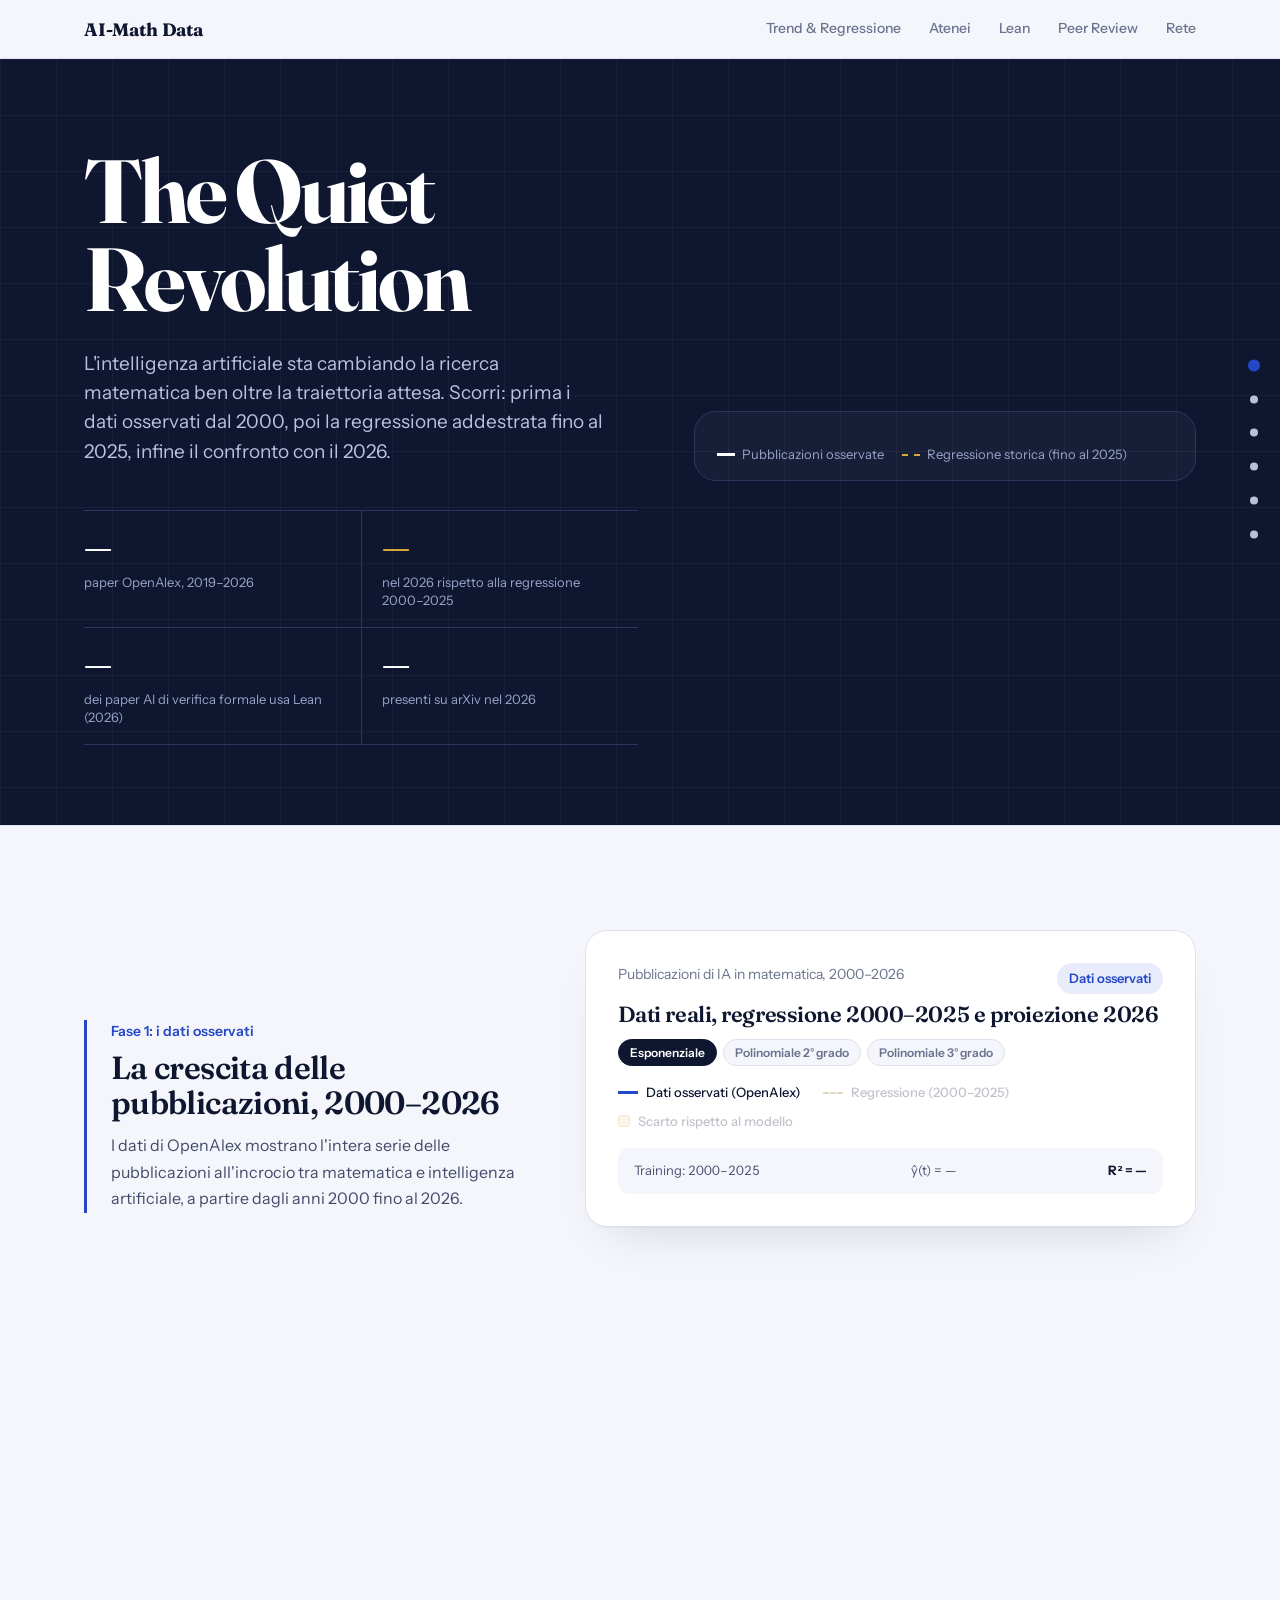
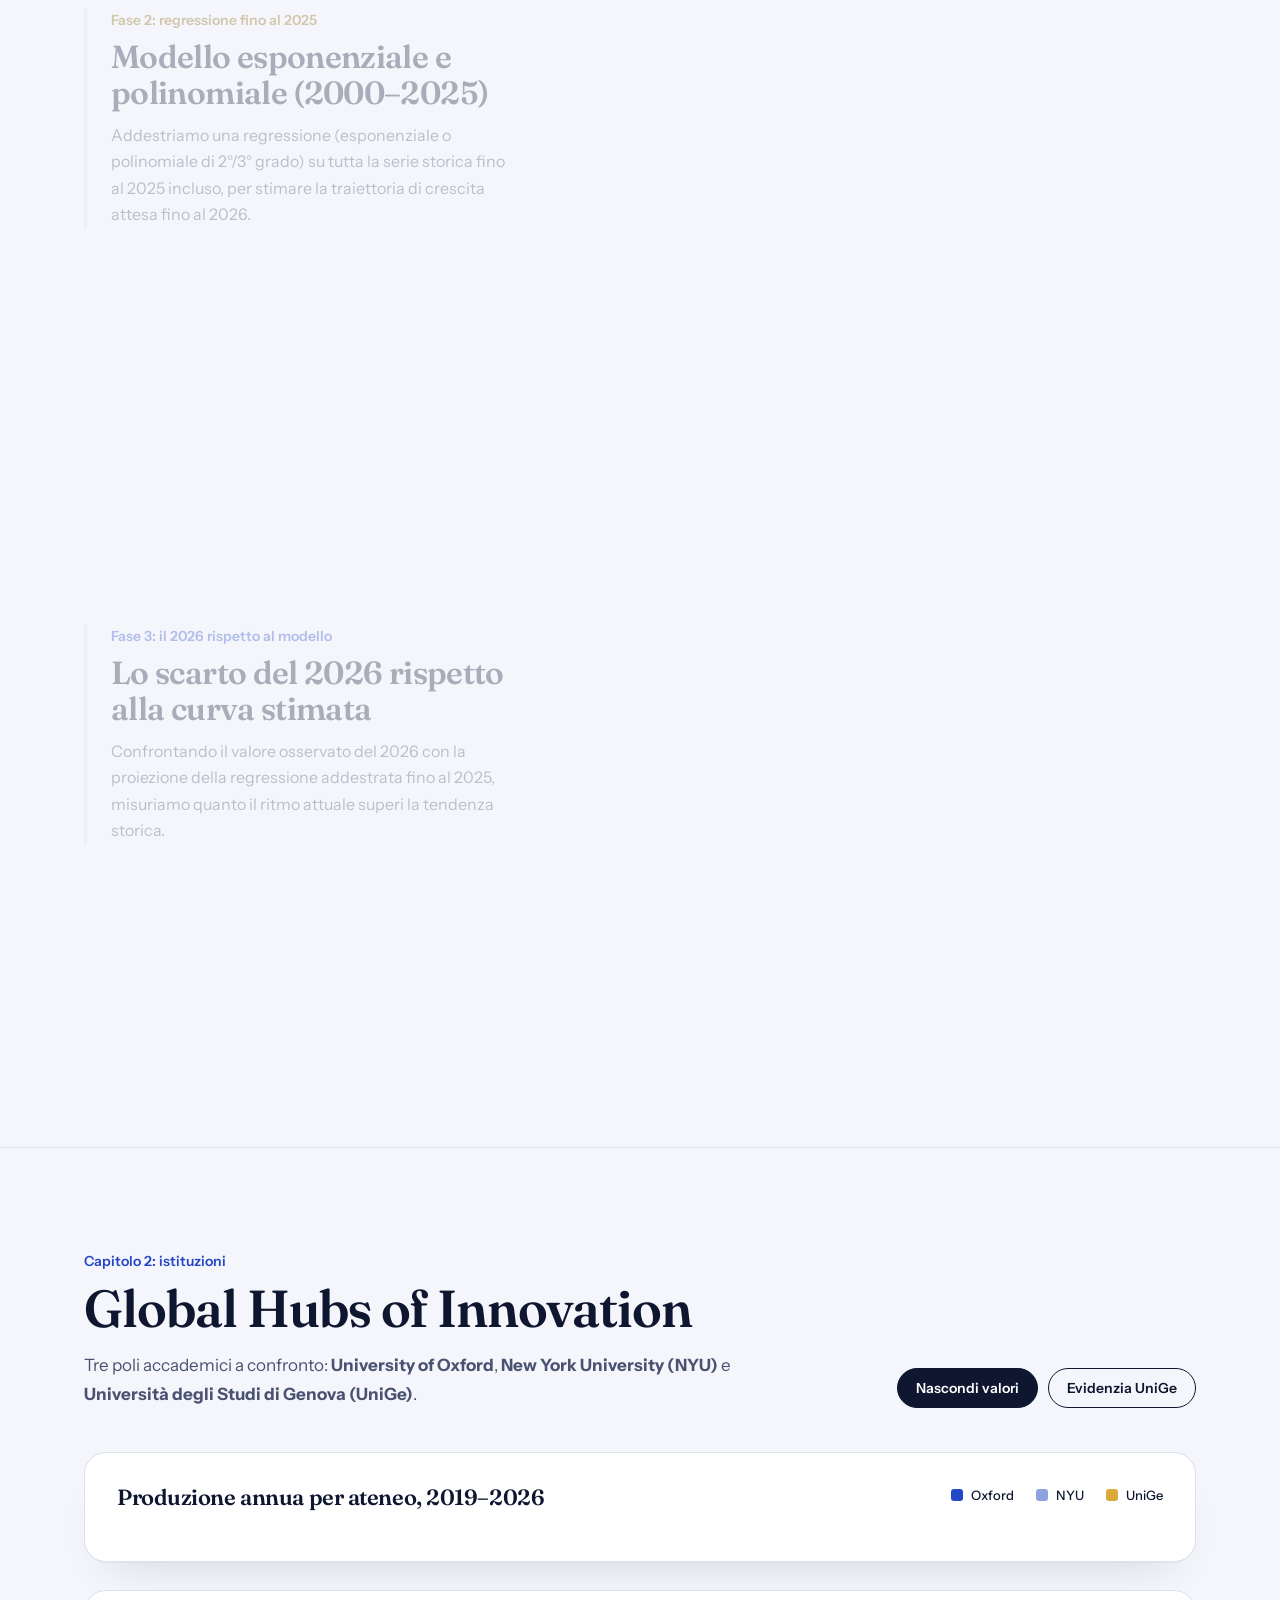
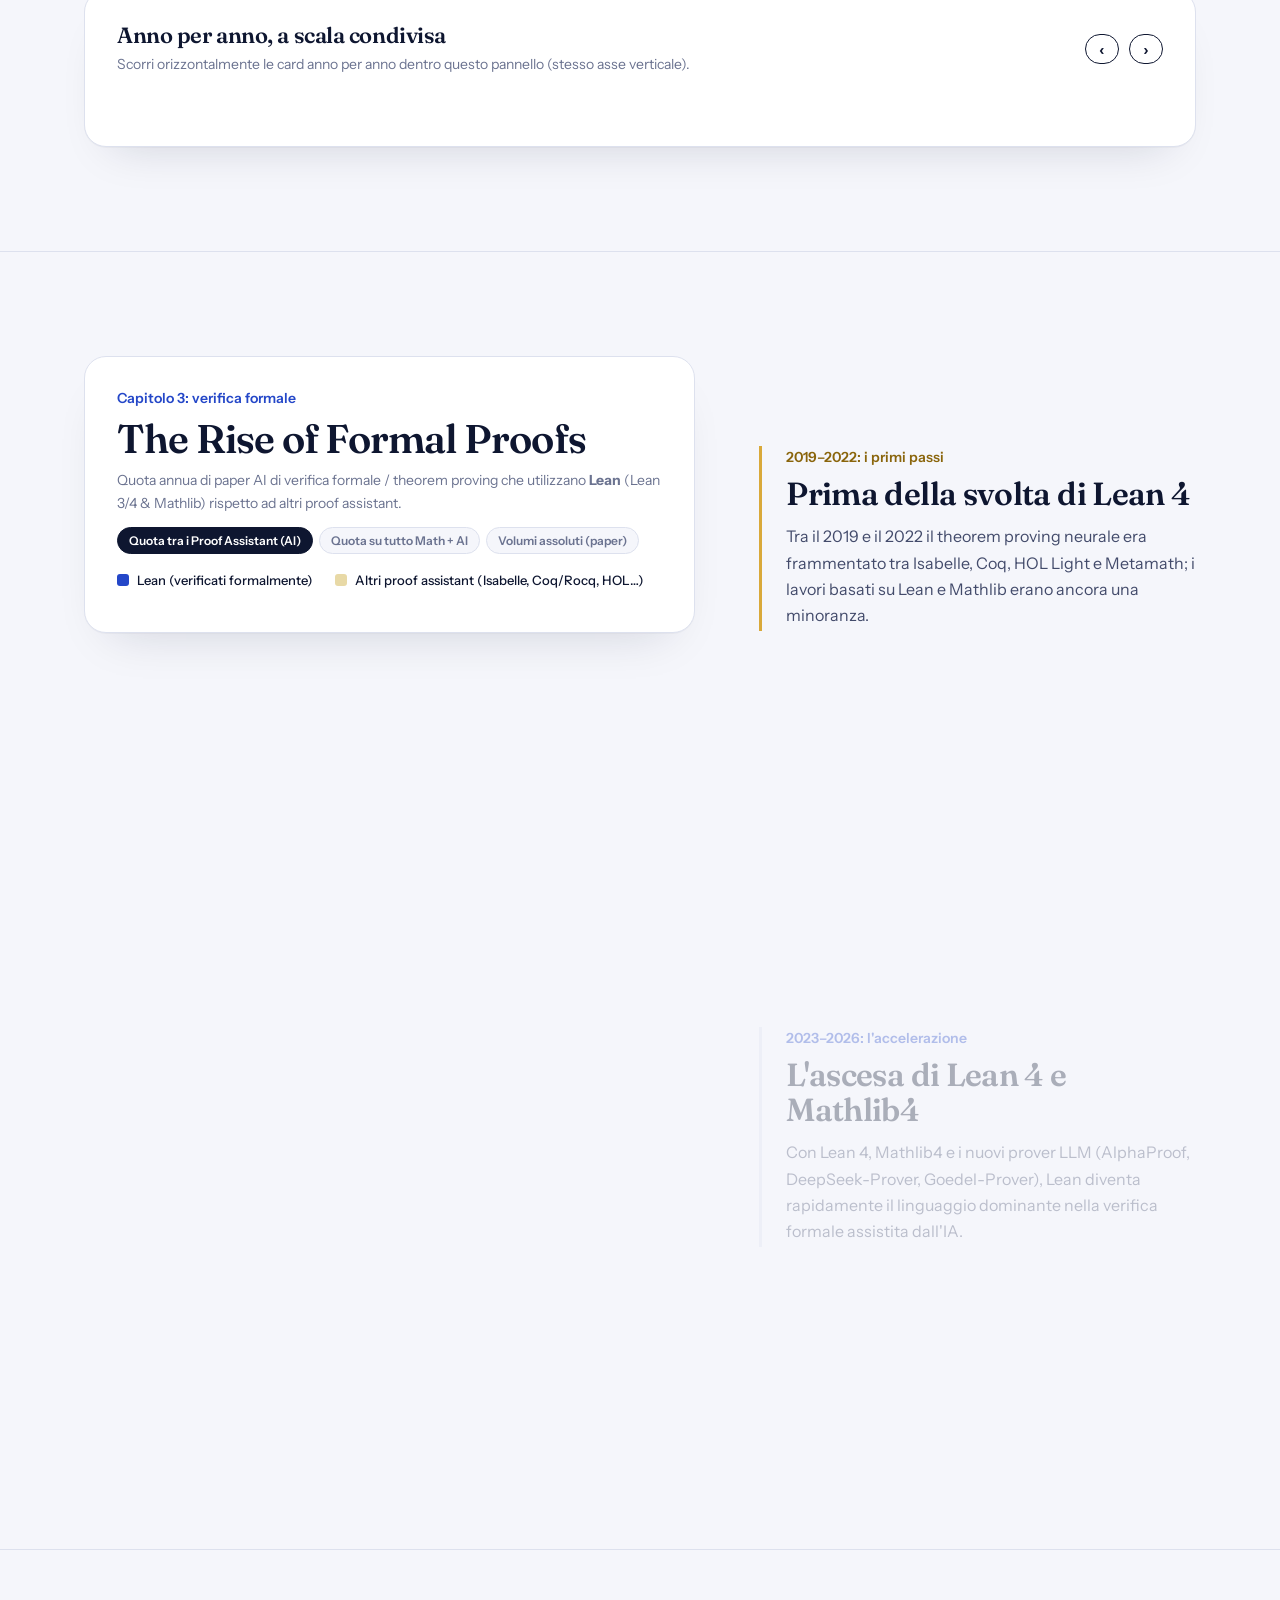
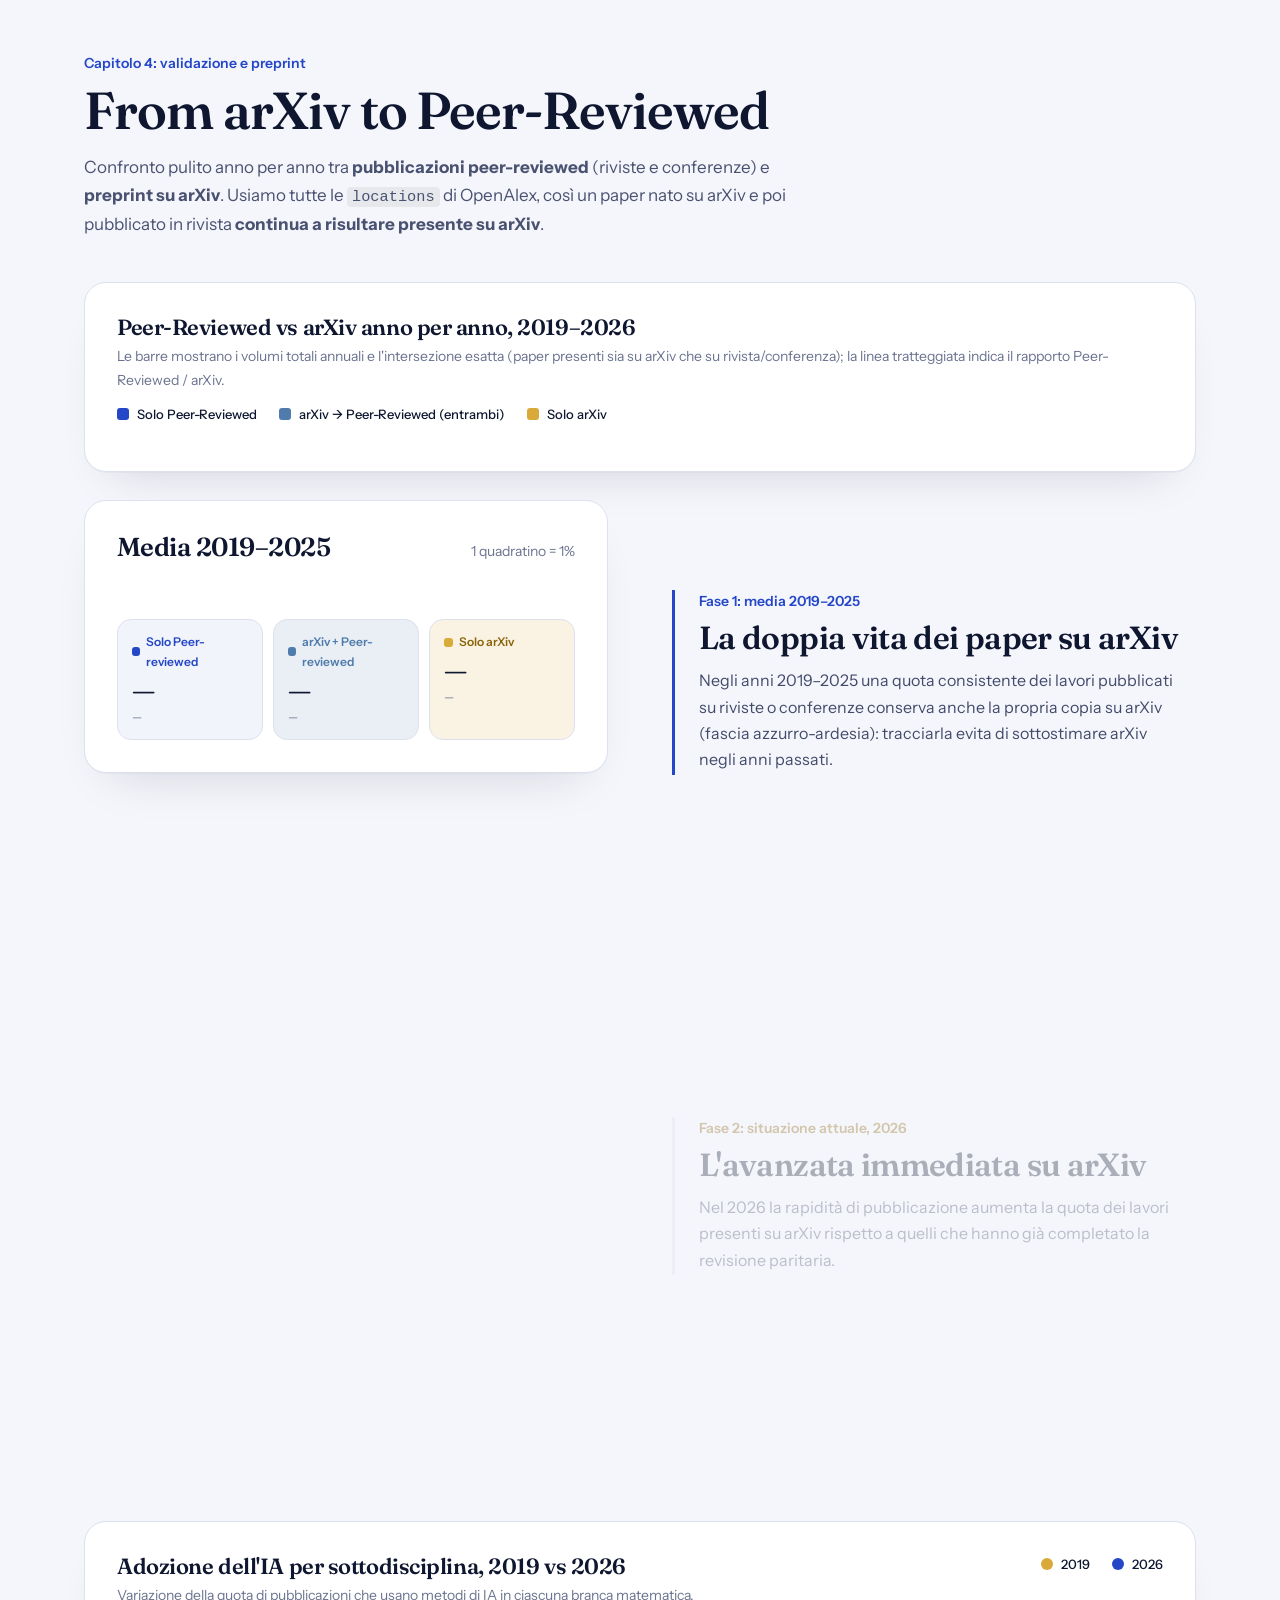
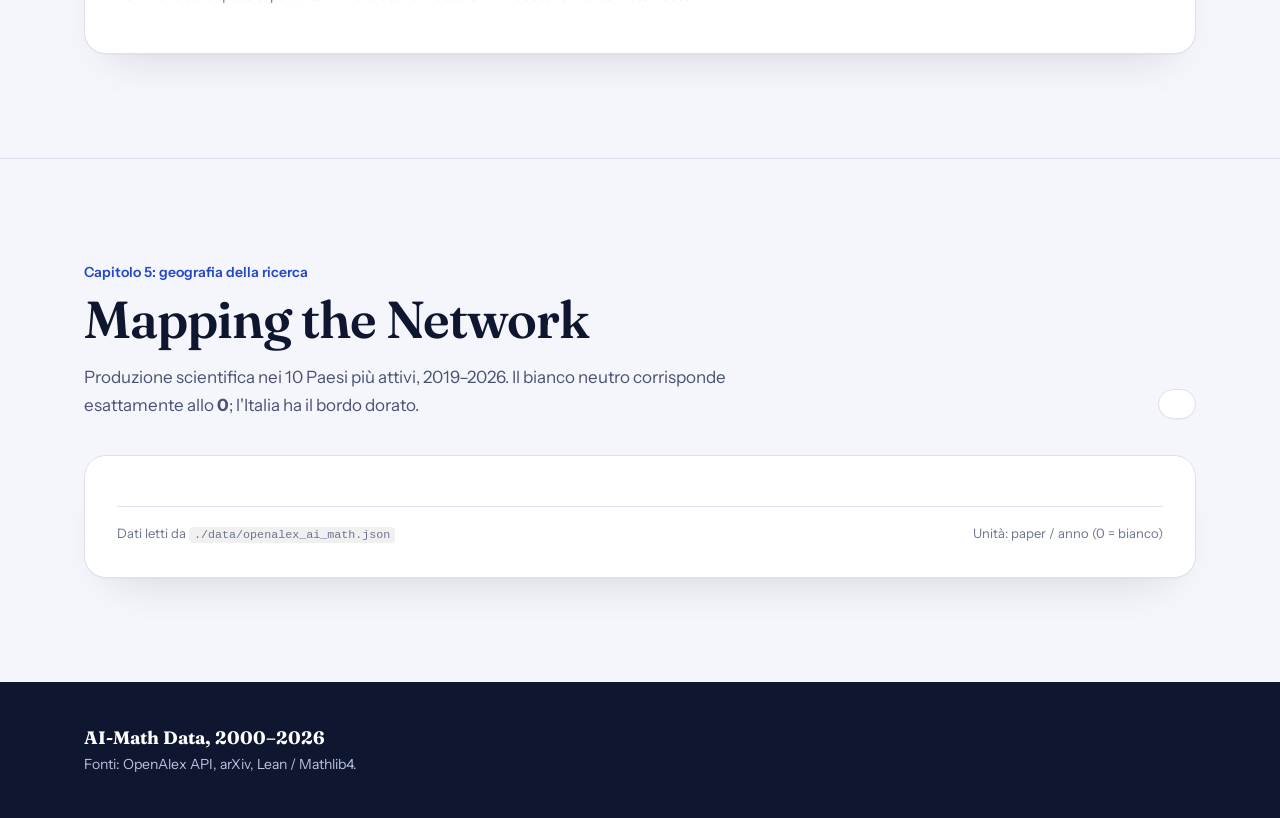
<file: assignment1/claude.html>
<!DOCTYPE html>
<html lang="it">
<head>
<meta charset="UTF-8" />
<meta name="viewport" content="width=device-width, initial-scale=1" />
<title>AI-Math Data — L'Impatto dell'IA nella Matematica (2000–2026)</title>
<script src="https://d3js.org/d3.v7.min.js"></script>
<link rel="preconnect" href="https://fonts.googleapis.com" />
<link rel="preconnect" href="https://fonts.gstatic.com" crossorigin />
<link href="https://fonts.googleapis.com/css2?family=Fraunces:opsz,wght@9..144,400;9..144,600;9..144,700&family=Instrument+Sans:wght@400;500;600;700&display=swap" rel="stylesheet" />
<style>
:root{--paper:#F5F6FB;--ink:#0E1630;--blue:#2447C8;--sky:#8EA2E0;--mid:#4F7CAC;--gold:#D9A93A;--goldD:#8A650C;--sand:#E8D9A6;--mist:#6B7390;--line:#DDE1EE;--serif:"Fraunces",Georgia,serif;--sans:"Instrument Sans",system-ui,sans-serif}
*{box-sizing:border-box;margin:0}
html{scroll-behavior:smooth;max-width:100%;overflow-x:clip}
body{background:var(--paper);color:var(--ink);font:400 16px/1.65 var(--sans);-webkit-font-smoothing:antialiased;max-width:100%;overflow-x:clip}
a{color:inherit;text-decoration:none}
:focus-visible{outline:2px solid var(--blue);outline-offset:3px}
::selection{background:var(--sand)}
h1,h2,h3{font-family:var(--serif);font-weight:600;letter-spacing:-.02em;line-height:1.1}
code{font-size:.9em;background:rgba(0,0,0,.06);padding:1px 5px;border-radius:4px}
.wrap{max-width:1160px;width:100%;margin:0 auto;padding:0 24px}
.wrap>*,.stack>*,.split>*,.hero>*{min-width:0}
#bar{position:fixed;top:0;left:0;height:3px;width:0;background:linear-gradient(90deg,var(--blue),var(--gold));z-index:60}
#err{display:none;background:#FFF4D6;border-bottom:1px solid #E7C766;padding:12px 24px;font-size:14px;text-align:center}
nav{position:sticky;top:0;z-index:50;background:rgba(245,246,251,.88);backdrop-filter:blur(10px);border-bottom:1px solid var(--line)}
nav .wrap{display:flex;justify-content:space-between;align-items:center;height:58px}
.brand{font:700 18px var(--serif);letter-spacing:-.01em}
nav ul{display:flex;gap:28px;list-style:none;padding:0;font-size:14px;font-weight:500;color:var(--mist)}
nav ul a:hover{color:var(--blue)}
.rail{position:fixed;right:22px;top:50%;transform:translateY(-50%);display:none;flex-direction:column;gap:14px;z-index:40}
.rail a{display:flex;justify-content:flex-end;align-items:center;gap:10px;font-size:12px;font-weight:600;color:var(--mist)}
.rail span{opacity:0;transition:opacity .2s}.rail a:hover span,.rail a:focus-visible span{opacity:1}
.rail i{width:8px;height:8px;border-radius:50%;background:#B9C0D8;transition:.2s}
.rail a.on i{background:var(--blue);transform:scale(1.5)}
/* hero */
header{background:var(--ink);color:#fff;padding:88px 0 80px;background-image:linear-gradient(rgba(255,255,255,.045) 1px,transparent 1px),linear-gradient(90deg,rgba(255,255,255,.045) 1px,transparent 1px);background-size:56px 56px}
.hero{display:grid;grid-template-columns:1.05fr .95fr;gap:56px;align-items:center}
header h1{font-size:clamp(46px,7vw,92px);font-weight:700;line-height:.98;letter-spacing:-.035em}
header .lead{margin-top:26px;font-size:19px;line-height:1.55;color:#B9C2E0;max-width:520px}
.kpis{display:grid;grid-template-columns:1fr 1fr;margin-top:44px;border-top:1px solid #2C3760}
.kpis div{padding:18px 20px 18px 0;border-bottom:1px solid #2C3760}
.kpis div:nth-child(even){padding-left:20px;border-left:1px solid #2C3760}
.kpis b{display:block;font:600 34px/1.1 var(--serif);letter-spacing:-.02em;color:#fff}
.kpis b.g{color:var(--gold)}
.kpis small{display:block;margin-top:6px;font-size:13px;color:#98A3C8;line-height:1.4}
.curve{background:rgba(255,255,255,.04);border:1px solid #2C3760;border-radius:22px;padding:26px 22px 14px;max-width:100%}
.curve p{font-size:13px;color:#98A3C8;margin-top:6px;display:flex;gap:18px;flex-wrap:wrap}
.curve p i{display:inline-block;width:18px;height:0;border-top:3px solid #fff;margin-right:7px;vertical-align:3px}
.curve p i.d{border-top:2px dashed var(--gold)}
.curve .axis text{fill:#98A3C8}.curve .axis path,.curve .axis line{stroke:#37426B}
/* sections */
section{padding:104px 0;border-top:1px solid var(--line)}
.sh{max-width:720px;margin-bottom:44px}
.sh h2,.panel h2{font-size:clamp(32px,4.4vw,52px)}
.sh p{margin-top:14px;color:#4A5272;font-size:17px}
.k{font:600 14px var(--sans);color:var(--blue);margin-bottom:10px;display:block}
.split{display:grid;grid-template-columns:5fr 7fr;gap:64px;align-items:start}
.split.lean{grid-template-columns:7fr 5fr}.split.wf{grid-template-columns:1fr 1fr}
.sticky{position:sticky;top:90px}
.steps{display:grid;gap:44vh;padding:10vh 0 22vh}
.step{padding:2px 0 2px 24px;border-left:3px solid var(--line);opacity:.32;transition:opacity .4s,border-color .4s}
.step.on{opacity:1;border-color:var(--blue)}
.step.gold.on{border-color:var(--gold)}
.step h3{font-size:clamp(24px,2.6vw,32px);margin:4px 0 12px}
.step p{color:#434B6B;max-width:480px}
.panel{background:#fff;border:1px solid var(--line);border-radius:22px;padding:32px;min-width:0;max-width:100%;box-shadow:0 1px 0 rgba(14,22,48,.03),0 24px 48px -28px rgba(14,22,48,.18)}
.panel h3.t{font-size:22px;margin-bottom:6px}
.panel .sub{font-size:14px;color:var(--mist)}
.row{display:flex;flex-wrap:wrap;gap:12px;justify-content:space-between;align-items:flex-start}
.badge{font-size:13px;font-weight:600;padding:5px 12px;border-radius:99px;background:rgba(36,71,200,.1);color:var(--blue)}
.lg{display:flex;flex-wrap:wrap;gap:8px 22px;font-size:13px;font-weight:500;margin:16px 0 8px}
.lg i{display:inline-block;width:12px;height:12px;border-radius:3px;margin-right:8px;vertical-align:-1px}
.lg i.ln{height:0;width:20px;border-radius:0;border-top:3px solid var(--blue);vertical-align:3px}
.lg i.dsh{height:0;width:20px;border-radius:0;border-top:2px dashed var(--goldD);vertical-align:3px}
.lg div{transition:opacity .3s}
.ml{margin-top:16px;padding:12px 16px;border-radius:12px;background:var(--paper);font-size:13px;color:#4A5272;display:flex;flex-wrap:wrap;justify-content:space-between;gap:6px 16px;font-variant-numeric:tabular-nums}
.ml b{color:var(--ink)}
.btns{display:flex;gap:10px;flex-wrap:wrap;margin-top:22px}
.btn{font:600 14px var(--sans);padding:10px 18px;border-radius:99px;border:1px solid var(--ink);background:var(--ink);color:#fff;cursor:pointer;transition:.2s}
.btn:hover{background:var(--blue);border-color:var(--blue)}
.btn.alt{background:transparent;color:var(--ink)}.btn.alt:hover{background:var(--sand);border-color:var(--sand)}
.btn.alt.on{background:var(--gold);border-color:var(--gold);color:var(--ink)}
.btn.sm-nav{padding:6px 13px;font-size:16px;line-height:1}
.pills{display:flex;flex-wrap:wrap;gap:6px;margin-top:12px}
.pill{font:600 12px var(--sans);padding:5px 11px;border-radius:99px;border:1px solid var(--line);background:var(--paper);color:var(--mist);cursor:pointer;transition:.15s}
.pill:hover{border-color:var(--blue);color:var(--blue)}
.pill.on{background:var(--ink);border-color:var(--ink);color:#fff}
.stack{display:grid;grid-template-columns:minmax(0,1fr);gap:28px}
/* Carosello orizzontale cards capitolo 2 contenuto dentro la panel */
.sm{display:flex;flex-wrap:nowrap;gap:16px;width:100%;max-width:100%;min-width:0;margin-top:20px;overflow-x:auto;scroll-snap-type:x mandatory;padding:4px 2px 14px;-webkit-overflow-scrolling:touch;scrollbar-width:thin;scrollbar-color:var(--sky) var(--paper)}
.sm::-webkit-scrollbar{height:8px}
.sm::-webkit-scrollbar-track{background:var(--paper);border-radius:99px}
.sm::-webkit-scrollbar-thumb{background:#B9C4E6;border-radius:99px}
.sm::-webkit-scrollbar-thumb:hover{background:var(--blue)}
.sm>div{flex:0 0 242px;scroll-snap-align:start;border:1px solid var(--line);border-radius:16px;padding:14px 14px 6px;background:var(--paper);box-shadow:0 8px 20px -14px rgba(14,22,48,.16)}
.sm .h{display:flex;justify-content:space-between;align-items:baseline;font-size:12px;color:var(--mist);margin-bottom:4px}
.sm .h b{font:600 18px var(--serif);color:var(--ink)}
.scr{width:100%;max-width:100%;min-width:0;overflow-x:auto}
.chart{width:100%;height:auto;display:block}
.axis text{fill:var(--mist);font:500 11px var(--sans)}
.axis path,.axis line{stroke:var(--line)}
.axis.big text{font-size:12px;font-weight:600;fill:var(--ink)}
.grid line{stroke:#ECEEF6}.grid path{display:none}
.hov{cursor:pointer}.hov:hover{stroke:var(--ink);stroke-width:1.5;opacity:1}
.cells{display:grid;grid-template-columns:repeat(3,1fr);gap:10px;margin-top:8px}
.cell{padding:12px 14px;border-radius:14px;border:1px solid var(--line)}
.cell.pr{background:rgba(36,71,200,.06)}.cell.bo{background:rgba(79,124,172,.12)}.cell.pre{background:rgba(217,169,58,.14)}
.cell em{font-style:normal;font-size:12px;font-weight:600;display:flex;align-items:center;gap:6px}
.cell b{display:block;font:600 28px/1.15 var(--serif);margin-top:2px}
.cell small{font-size:11.5px;color:var(--mist);display:block;margin-top:2px}
#heat-lg{font-size:12px;font-weight:600}
#heat-lg div{width:160px;height:11px;border-radius:9px;margin:6px 0 4px;border:1px solid var(--line)}
#heat-lg p{display:flex;justify-content:space-between;color:var(--mist);font-weight:500}
.foot{margin-top:18px;padding-top:16px;border-top:1px solid var(--line);display:flex;flex-wrap:wrap;justify-content:space-between;gap:8px;font-size:13px;color:var(--mist)}
footer{background:var(--ink);color:#B9C2E0;padding:44px 0;font-size:14px}
footer b{display:block;font:700 18px var(--serif);color:#fff;margin-bottom:4px}
#tt{position:fixed;pointer-events:none;opacity:0;transition:opacity .14s;z-index:9999;background:var(--ink);color:#fff;padding:10px 14px;border-radius:12px;font-size:13px;line-height:1.5;max-width:310px;box-shadow:0 16px 32px rgba(14,22,48,.28)}
#tt .g{color:var(--sand)}#tt small{color:#A9B3D6}
@media(max-width:980px){.hero,.split,.split.lean,.split.wf{grid-template-columns:1fr;gap:36px}.sticky{position:static}.steps{gap:28px;padding:0}.step{opacity:1}nav ul{gap:16px;font-size:13px}section{padding:72px 0}}
@media(max-width:620px){nav ul li:nth-child(n+4){display:none}.panel{padding:20px}.cells{grid-template-columns:1fr}.sm>div{flex:0 0 220px}}
@media(min-width:1280px){.rail{display:flex}}
@media(prefers-reduced-motion:reduce){html{scroll-behavior:auto}*{transition:none!important}}
</style>
</head>
<body>
<div id="bar"></div><div id="tt"></div>
<div id="err">Impossibile caricare <code>./data/openalex_ai_math.json</code>. Esegui <code>python fetch_openalex_data.py</code> e apri la pagina da un server locale (es. <code>python -m http.server 8000</code>).</div>

<nav><div class="wrap">
  <a href="#top" class="brand">AI-Math Data</a>
  <ul><li><a href="#rivoluzione">Trend &amp; Regressione</a></li><li><a href="#hub-globali">Atenei</a></li><li><a href="#prove-formali">Lean</a></li><li><a href="#preprint-review">Peer Review</a></li><li><a href="#mappa-geografica">Rete</a></li></ul>
</div></nav>

<aside class="rail" aria-label="Avanzamento capitoli">
  <a href="#top" class="on" data-t="top"><span>Intro</span><i></i></a>
  <a href="#rivoluzione" data-t="rivoluzione"><span>Trend &amp; Reg.</span><i></i></a>
  <a href="#hub-globali" data-t="hub-globali"><span>Atenei</span><i></i></a>
  <a href="#prove-formali" data-t="prove-formali"><span>Lean 4</span><i></i></a>
  <a href="#preprint-review" data-t="preprint-review"><span>Peer Review</span><i></i></a>
  <a href="#mappa-geografica" data-t="mappa-geografica"><span>Geografia</span><i></i></a>
</aside>

<header id="top"><div class="wrap hero">
  <div>
    <h1>The Quiet Revolution</h1>
    <p class="lead">L'intelligenza artificiale sta cambiando la ricerca matematica ben oltre la traiettoria attesa. Scorri: prima i dati osservati dal 2000, poi la regressione addestrata fino al 2025, infine il confronto con il 2026.</p>
    <div class="kpis">
      <div><b id="kpi-total">—</b><small>paper OpenAlex, 2019–2026</small></div>
      <div><b id="kpi-surplus" class="g">—</b><small id="kpi-surplus-lbl">nel 2026 rispetto alla regressione 2000–2025</small></div>
      <div><b id="kpi-lean">—</b><small>dei paper AI di verifica formale usa Lean (2026)</small></div>
      <div><b id="kpi-preprint">—</b><small>presenti su arXiv nel 2026</small></div>
    </div>
  </div>
  <div class="curve">
    <div id="hero-curve"></div>
    <p><span><i></i>Pubblicazioni osservate</span><span><i class="d"></i>Regressione storica (fino al 2025)</span></p>
  </div>
</div></header>

<section id="rivoluzione"><div class="wrap"><div class="split">
  <div class="steps">
    <div class="step st-trend on" data-v="data">
      <span class="k">Fase 1: i dati osservati</span>
      <h3 id="s1-title">La crescita delle pubblicazioni, 2000–2026</h3>
      <p>I dati di OpenAlex mostrano l'intera serie delle pubblicazioni all'incrocio tra matematica e intelligenza artificiale, a partire dagli anni 2000 fino al 2026.</p>
    </div>
    <div class="step gold st-trend" data-v="trend">
      <span class="k" style="color:var(--goldD)">Fase 2: regressione fino al 2025</span>
      <h3 id="s2-title">Modello esponenziale e polinomiale (2000–2025)</h3>
      <p id="s2-text">Addestriamo una regressione (esponenziale o polinomiale di 2°/3° grado) su tutta la serie storica fino al 2025 incluso, per stimare la traiettoria di crescita attesa fino al 2026.</p>
    </div>
    <div class="step st-trend" data-v="boom">
      <span class="k">Fase 3: il 2026 rispetto al modello</span>
      <h3>Lo scarto del 2026 rispetto alla curva stimata</h3>
      <p id="boom-text">Confrontando il valore osservato del 2026 con la proiezione della regressione addestrata fino al 2025, misuriamo quanto il ritmo attuale superi la tendenza storica.</p>
    </div>
  </div>
  <div class="sticky"><div class="panel">
    <div class="row"><span class="sub" id="t-sub">Pubblicazioni di IA in matematica, 2000–2026</span><span id="phase-badge" class="badge">Dati osservati</span></div>
    <h3 class="t" style="margin-top:8px">Dati reali, regressione 2000–2025 e proiezione 2026</h3>
    <div id="reg-pills" class="pills">
      <button type="button" class="pill on" data-m="exp">Esponenziale</button>
      <button type="button" class="pill" data-m="poly2">Polinomiale 2° grado</button>
      <button type="button" class="pill" data-m="poly3">Polinomiale 3° grado</button>
    </div>
    <div class="lg">
      <div><i class="ln"></i>Dati osservati (OpenAlex)</div>
      <div id="lg-trend" style="opacity:.25"><i class="dsh"></i><span id="lg-avg-txt">Regressione (2000–2025)</span></div>
      <div id="lg-boom" style="opacity:.25"><i style="background:var(--sand);border:1px solid var(--gold)"></i>Scarto rispetto al modello</div>
    </div>
    <div id="trend-chart"></div>
    <div class="ml"><span id="ml-win">Training: 2000–2025</span><span id="ml-f">ŷ(t) = —</span><b id="ml-r2">R² = —</b></div>
  </div></div>
</div></div></section>

<section id="hub-globali"><div class="wrap">
  <div class="row" style="align-items:flex-end;margin-bottom:44px">
    <div class="sh" style="margin:0">
      <span class="k">Capitolo 2: istituzioni</span>
      <h2>Global Hubs of Innovation</h2>
      <p>Tre poli accademici a confronto: <strong>University of Oxford</strong>, <strong>New York University (NYU)</strong> e <strong>Università degli Studi di Genova (UniGe)</strong>.</p>
    </div>
    <div class="btns" style="margin:0">
      <button id="btn-labels" class="btn">Nascondi valori</button>
      <button id="btn-unige" class="btn alt">Evidenzia UniGe</button>
    </div>
  </div>
  <div class="stack">
    <div class="panel">
      <div class="row"><h3 class="t">Produzione annua per ateneo, 2019–2026</h3>
        <div class="lg" style="margin:0"><div><i style="background:var(--blue)"></i>Oxford</div><div><i style="background:var(--sky)"></i>NYU</div><div><i style="background:var(--gold)"></i>UniGe</div></div></div>
      <div id="grouped" class="scr" style="margin-top:14px"></div>
    </div>
    <div class="panel">
      <div class="row" style="align-items:center">
        <div>
          <h3 class="t">Anno per anno, a scala condivisa</h3>
          <p class="sub">Scorri orizzontalmente le card anno per anno dentro questo pannello (stesso asse verticale).</p>
        </div>
        <div class="btns" style="margin:0">
          <button id="sm-prev" class="btn alt sm-nav" type="button" aria-label="Scorri a sinistra">&#8249;</button>
          <button id="sm-next" class="btn alt sm-nav" type="button" aria-label="Scorri a destra">&#8250;</button>
        </div>
      </div>
      <div id="smalls" class="sm"></div>
    </div>
  </div>
</div></section>

<section id="prove-formali"><div class="wrap"><div class="split lean">
  <div class="sticky"><div class="panel">
    <span class="k">Capitolo 3: verifica formale</span>
    <div class="row" style="align-items:center;margin-bottom:8px">
      <h2 style="font-size:clamp(28px,3.4vw,40px)">The Rise of Formal Proofs</h2>
    </div>
    <p class="sub" id="lean-sub">Quota annua di paper AI di verifica formale / theorem proving che utilizzano <strong>Lean</strong> (Lean 3/4 &amp; Mathlib) rispetto ad altri proof assistant.</p>
    <div id="lean-pills" class="pills">
      <button type="button" class="pill on" data-m="formal">Quota tra i Proof Assistant (AI)</button>
      <button type="button" class="pill" data-m="mathai">Quota su tutto Math + AI</button>
      <button type="button" class="pill" data-m="count">Volumi assoluti (paper)</button>
    </div>
    <div class="lg"><div><i style="background:var(--blue)"></i><span id="lg-lean-txt">Lean (verificati formalmente)</span></div><div id="lg-nonlean"><i style="background:var(--sand)"></i>Altri proof assistant (Isabelle, Coq/Rocq, HOL…)</div></div>
    <div id="stacked"></div>
  </div></div>
  <div class="steps">
    <div class="step gold st-lean on" data-v="early">
      <span class="k" style="color:var(--goldD)">2019–2022: i primi passi</span>
      <h3>Prima della svolta di Lean 4</h3>
      <p>Tra il 2019 e il 2022 il theorem proving neurale era frammentato tra Isabelle, Coq, HOL Light e Metamath; i lavori basati su Lean e Mathlib erano ancora una minoranza.</p>
    </div>
    <div class="step st-lean" data-v="boom">
      <span class="k">2023–2026: l'accelerazione</span>
      <h3>L'ascesa di Lean 4 e Mathlib4</h3>
      <p>Con Lean 4, Mathlib4 e i nuovi prover LLM (AlphaProof, DeepSeek-Prover, Goedel-Prover), Lean diventa rapidamente il linguaggio dominante nella verifica formale assistita dall'IA.</p>
    </div>
  </div>
</div></div></section>

<section id="preprint-review"><div class="wrap">
  <div class="sh">
    <span class="k">Capitolo 4: validazione e preprint</span>
    <h2>From arXiv to Peer-Reviewed</h2>
    <p>Confronto pulito anno per anno tra <strong>pubblicazioni peer-reviewed</strong> (riviste e conferenze) e <strong>preprint su arXiv</strong>. Usiamo tutte le <code>locations</code> di OpenAlex, così un paper nato su arXiv e poi pubblicato in rivista <strong>continua a risultare presente su arXiv</strong>.</p>
  </div>

  <div class="panel" style="margin-bottom:28px">
    <div class="row">
      <div>
        <h3 class="t">Peer-Reviewed vs arXiv anno per anno, 2019–2026</h3>
        <p class="sub">Le barre mostrano i volumi totali annuali e l'intersezione esatta (paper presenti sia su arXiv che su rivista/conferenza); la linea tratteggiata indica il rapporto Peer-Reviewed / arXiv.</p>
      </div>
      <div class="lg" style="margin:0">
        <div><i style="background:var(--blue)"></i>Solo Peer-Reviewed</div>
        <div><i style="background:var(--mid)"></i>arXiv &rarr; Peer-Reviewed (entrambi)</div>
        <div><i style="background:var(--gold)"></i>Solo arXiv</div>
      </div>
    </div>
    <div id="pr-yearly" class="scr" style="margin-top:14px"></div>
  </div>

  <div class="split wf" style="margin-bottom:48px">
    <div class="sticky"><div class="panel">
      <div class="row" style="align-items:baseline"><h3 id="w-label" style="font-size:26px">Media 2019–2025</h3><span class="sub">1 quadratino = 1%</span></div>
      <div id="wf-pills" class="pills"></div>
      <div id="waffle" style="display:flex;justify-content:center;margin:22px 0"></div>
      <div class="cells">
        <div class="cell pr"><em style="color:var(--blue)"><i style="width:9px;height:9px;border-radius:3px;background:var(--blue)"></i>Solo Peer-reviewed</em><b id="w-pr">—</b><small id="w-prs">—</small></div>
        <div class="cell bo"><em style="color:var(--mid)"><i style="width:9px;height:9px;border-radius:3px;background:var(--mid)"></i>arXiv + Peer-reviewed</em><b id="w-bo">—</b><small id="w-bos">—</small></div>
        <div class="cell pre"><em style="color:var(--goldD)"><i style="width:9px;height:9px;border-radius:3px;background:var(--gold)"></i>Solo arXiv</em><b id="w-pre">—</b><small id="w-pres">—</small></div>
      </div>
    </div></div>
    <div class="steps" style="gap:38vh">
      <div class="step st-wf on" data-v="hist">
        <span class="k">Fase 1: media 2019–2025</span>
        <h3>La doppia vita dei paper su arXiv</h3>
        <p>Negli anni 2019–2025 una quota consistente dei lavori pubblicati su riviste o conferenze conserva anche la propria copia su arXiv (fascia azzurro-ardesia): tracciarla evita di sottostimare arXiv negli anni passati.</p>
      </div>
      <div class="step gold st-wf" data-v="now">
        <span class="k" style="color:var(--goldD)">Fase 2: situazione attuale, 2026</span>
        <h3>L'avanzata immediata su arXiv</h3>
        <p>Nel 2026 la rapidità di pubblicazione aumenta la quota dei lavori presenti su arXiv rispetto a quelli che hanno già completato la revisione paritaria.</p>
      </div>
    </div>
  </div>

  <div class="panel">
    <div class="row">
      <div><h3 class="t">Adozione dell'IA per sottodisciplina, 2019 vs 2026</h3><p class="sub">Variazione della quota di pubblicazioni che usano metodi di IA in ciascuna branca matematica.</p></div>
      <div class="lg" style="margin:0"><div><i style="background:var(--gold);border-radius:50%"></i>2019</div><div><i style="background:var(--blue);border-radius:50%"></i>2026</div></div>
    </div>
    <div id="dumbbell" class="scr" style="margin-top:14px"></div>
  </div>
</div></section>

<section id="mappa-geografica"><div class="wrap">
  <div class="row" style="align-items:flex-end;margin-bottom:36px">
    <div class="sh" style="margin:0">
      <span class="k">Capitolo 5: geografia della ricerca</span>
      <h2>Mapping the Network</h2>
      <p>Produzione scientifica nei 10 Paesi più attivi, 2019–2026. Il bianco neutro corrisponde esattamente allo <strong>0</strong>; l'Italia ha il bordo dorato.</p>
    </div>
    <div id="heat-lg" class="panel" style="padding:14px 18px"></div>
  </div>
  <div class="panel">
    <div id="heat" class="scr"></div>
    <div class="foot"><span>Dati letti da <code>./data/openalex_ai_math.json</code></span><span>Unità: paper / anno (0 = bianco)</span></div>
  </div>
</div></section>

<footer><div class="wrap"><b>AI-Math Data, 2000–2026</b><span id="meta">Fonti: OpenAlex API, arXiv, Lean / Mathlib4.</span></div></footer>

<script>
let D,SER=[],HIST_START="2000",REG=null,regMode="exp",leanMode="formal",labels=true,uni=false,tPh="data",lPh="early",wMode="hist",wR;
const $=id=>document.getElementById(id),it=n=>Math.round(n).toLocaleString("it-IT"),tt=d3.select("#tt");
const fmtPct=v=>(+v).toLocaleString("it-IT",{minimumFractionDigits:0,maximumFractionDigits:2})+"%";
const C={ink:"#0E1630",blue:"#2447C8",sky:"#8EA2E0",mid:"#4F7CAC",gold:"#D9A93A",goldD:"#8A650C",sand:"#E8D9A6",line:"#DDE1EE"};
const rm=matchMedia("(prefers-reduced-motion:reduce)").matches;
const U=["Oxford","NYU","UniGe"],UN={Oxford:"University of Oxford",NYU:"New York University (NYU)",UniGe:"Università degli Studi di Genova"},UC={Oxford:C.blue,NYU:C.sky,UniGe:C.gold};
const dim=k=>uni&&k!=="UniGe"?.22:1, lc=k=>k==="UniGe"?C.goldD:C.ink;

function showTip(e,h){tt.html(h).style("opacity",1);moveTip(e)}
function moveTip(e){const r=tt.node().getBoundingClientRect();let l=e.clientX+14,t=e.clientY-12;
  if(l+r.width>innerWidth-12)l=e.clientX-r.width-14;if(t+r.height>innerHeight-12)t=innerHeight-r.height-12;if(t<12)t=12;
  tt.style("left",l+"px").style("top",t+"px")}
const hideTip=()=>tt.style("opacity",0);
const tip=(s,f)=>s.on("mouseenter",(e,d)=>showTip(e,f(d))).on("mousemove",moveTip).on("mouseleave",hideTip);
function mk(sel,w,h,m,cls=""){const svg=d3.select(sel).html("").append("svg").attr("viewBox",`0 0 ${w} ${h}`).attr("class","chart "+cls);
  return{svg,g:svg.append("g").attr("transform",`translate(${m.l},${m.t})`),iw:w-m.l-m.r,ih:h-m.t-m.b}}
const gridY=(g,y,iw,n)=>g.append("g").attr("class","grid").call(d3.axisLeft(y).ticks(n).tickSize(-iw).tickFormat(""));
const axX=(g,x,ih,cls="axis")=>g.append("g").attr("class",cls).attr("transform",`translate(0,${ih})`).call(d3.axisBottom(x).tickSizeOuter(0));

/* Solutore lineare Gauss con pivoting parziale per regressione polinomiale & Gauss-Newton */
function solveLinear(A,b){
  const n=b.length,M=A.map((r,i)=>[...r,b[i]]);
  for(let i=0;i<n;i++){
    let piv=i;for(let k=i+1;k<n;k++)if(Math.abs(M[k][i])>Math.abs(M[piv][i]))piv=k;
    [M[i],M[piv]]=[M[piv],M[i]];
    const div=M[i][i];if(Math.abs(div)<1e-12)continue;
    for(let j=i;j<=n;j++)M[i][j]/=div;
    for(let k=0;k<n;k++)if(k!==i){const f=M[k][i];for(let j=i;j<=n;j++)M[k][j]-=f*M[i][j]}
  }
  return M.map(r=>r[n]);
}

function r2Score(ys,preds){
  const mu=d3.mean(ys);let sr=0,st=0;
  ys.forEach((y,i)=>{sr+=(y-preds[i])**2;st+=(y-mu)**2});
  return st>0?1-sr/st:1;
}

/* Regressioni addestrate sui soli anni fino al 2025 (2000–2025) */
function fitRegression(rows,mode){
  const tr=rows.filter(d=>+d.year<=2025),b0=+tr[0].year,span=Math.max(+tr[tr.length-1].year-b0,1);
  const ts=tr.map(d=>+d.year-b0),ys=tr.map(d=>d.actual);

  if(mode==="poly2"||mode==="poly3"){
    const deg=mode==="poly2"?2:3,m=deg+1;
    // Normalizziamo u = t/span in [0,1] per condizionamento numerico perfetto
    const us=ts.map(t=>t/span);
    const A=Array.from({length:m},()=>Array(m).fill(0)),bv=Array(m).fill(0);
    us.forEach((u,idx)=>{
      for(let i=0;i<m;i++){
        bv[i]+=ys[idx]*(u**i);
        for(let j=0;j<m;j++)A[i][j]+=u**(i+j);
      }
    });
    const cu=solveLinear(A,bv);
    const ct=cu.map((c,i)=>c/(span**i));
    const pred=yr=>{const t=+yr-b0;let v=0;for(let i=0;i<m;i++)v+=ct[i]*(t**i);return Math.max(0,Math.round(v))};
    const r2=r2Score(ys,tr.map(d=>pred(d.year)));
    const fmtC=v=>Math.abs(v)>=10?v.toFixed(1):v.toFixed(2);
    const eq=deg===2
      ?`ŷ(t) = ${Math.round(ct[0])} ${ct[1]>=0?"+":"−"} ${fmtC(Math.abs(ct[1]))}t ${ct[2]>=0?"+":"−"} ${fmtC(Math.abs(ct[2]))}t²`
      :`ŷ(t) = ${Math.round(ct[0])} ${ct[1]>=0?"+":"−"} ${fmtC(Math.abs(ct[1]))}t ${ct[2]>=0?"+":"−"} ${fmtC(Math.abs(ct[2]))}t² ${ct[3]>=0?"+":"−"} ${Math.abs(ct[3]).toFixed(2)}t³`;
    return{mode,label:`Polinomiale ${deg}° grado`,eq,r2,n:tr.length,predict:pred};
  }

  // Esponenziale: inizializzazione log-lineare + ottimizzazione non-lineare Levenberg-Marquardt sui conteggi reali
  const lps=ts.map((t,i)=>({t,l:Math.log(Math.max(ys[i],1))}));
  const mt=d3.mean(lps,p=>p.t),ml=d3.mean(lps,p=>p.l);
  let num=0,den=0;lps.forEach(p=>{num+=(p.t-mt)*(p.l-ml);den+=(p.t-mt)**2});
  let beta=den?num/den:0,alpha=Math.exp(ml-beta*mt);

  const evalSse=(a,b)=>ts.reduce((s,t,i)=>{const e=ys[i]-a*Math.exp(b*t);return s+e*e},0);
  let sse=evalSse(alpha,beta),lam=1e-3;
  for(let iters=0;iters<40;iters++){
    let j00=0,j01=0,j11=0,g0=0,g1=0;
    for(let i=0;i<ts.length;i++){
      const t=ts[i],eb=Math.exp(Math.min(beta*t,40)),f=alpha*eb,res=ys[i]-f;
      const dA=eb,dB=f*t;
      j00+=dA*dA;j01+=dA*dB;j11+=dB*dB;g0+=dA*res;g1+=dB*res;
    }
    const[da,db]=solveLinear([[j00*(1+lam)+1e-9,j01],[j01,j11*(1+lam)+1e-9]],[g0,g1]);
    if(!Number.isFinite(da)||!Number.isFinite(db))break;
    const na=alpha+da,nb=beta+db;
    if(na>0&&Math.abs(nb)<1){
      const ns=evalSse(na,nb);
      if(ns<sse){alpha=na;beta=nb;sse=ns;lam=Math.max(lam*0.5,1e-7);if(Math.abs(da)<1e-6&&Math.abs(db)<1e-7)break;continue}
    }
    lam*=5;
  }
  const pred=yr=>Math.max(0,Math.round(alpha*Math.exp(beta*(+yr-b0))));
  const r2=r2Score(ys,tr.map(d=>pred(d.year)));
  const gPct=((Math.exp(beta)-1)*100).toFixed(1);
  return{mode:"exp",label:"Esponenziale",eq:`ŷ(t) = ${alpha.toFixed(1)}·exp(${beta.toFixed(3)}·t) (+${gPct}%/anno)`,r2,n:tr.length,predict:pred};
}

function applyRegression(){
  const raw=SER.map(d=>({year:d.year,actual:d.actual}));
  REG=fitRegression(raw,regMode);
  SER=raw.map(d=>({...d,baseline:REG.predict(d.year)}));

  const last=SER[SER.length-1],sp=Math.round((last.actual-last.baseline)/Math.max(last.baseline,1)*100);
  $("kpi-surplus").textContent=(sp>=0?"+":"")+sp+"%";
  $("kpi-surplus-lbl").textContent=`nel 2026 rispetto alla reg. ${HIST_START}–2025`;
  $("lg-avg-txt").textContent=`${REG.label} (${HIST_START}–2025)`;
  $("boom-text").innerHTML=`Confrontando il 2026 osservato (<strong>${it(last.actual)}</strong>) con la proiezione del modello <strong>${REG.label}</strong> addestrato sul periodo ${HIST_START}–2025 (<strong>${it(last.baseline)}</strong>), emerge uno scarto del <strong>${sp>=0?"+":""}${sp}%</strong>.`;

  document.querySelectorAll("#reg-pills .pill").forEach(el=>el.classList.toggle("on",el.dataset.m===regMode));
  heroCurve();
  trendChart();
}

/* Hero: curva osservata vs regressione */
function heroCurve(){
  const{g,iw,ih}=mk("#hero-curve",560,290,{t:14,r:14,b:30,l:14});
  const x=d3.scalePoint().domain(SER.map(d=>d.year)).range([0,iw]),
    y=d3.scaleLinear().domain([0,d3.max(SER,d=>Math.max(d.actual,d.baseline))*1.08]).range([ih,0]);
  const line=k=>d3.line().x(d=>x(d.year)).y(d=>y(d[k])).curve(d3.curveMonotoneX)(SER);
  g.append("path").attr("d",d3.area().x(d=>x(d.year)).y0(d=>y(d.baseline)).y1(d=>y(d.actual)).curve(d3.curveMonotoneX)(SER.filter(d=>+d.year>=2020))).attr("fill","rgba(217,169,58,.28)");
  g.append("path").attr("d",line("baseline")).attr("fill","none").attr("stroke",C.gold).attr("stroke-width",2).attr("stroke-dasharray","6 5");
  const p=g.append("path").attr("d",line("actual")).attr("fill","none").attr("stroke","#fff").attr("stroke-width",3.5).attr("stroke-linecap","round");
  const L=p.node().getTotalLength();p.attr("stroke-dasharray",L).attr("stroke-dashoffset",L).transition().duration(rm?0:1600).ease(d3.easeCubicOut).attr("stroke-dashoffset",0);
  const ticks=[HIST_START,"2015","2025","2026"].filter((v,i,a)=>a.indexOf(v)===i&&SER.some(s=>s.year===v));
  g.append("g").attr("class","axis").attr("transform",`translate(0,${ih+6})`).call(d3.axisBottom(x).tickValues(ticks).tickSize(0)).select(".domain").remove();
}

/* Grafico 1: dati reali + regressione 2000–2025 + scarto 2026 */
function trendChart(){
  const last=SER[SER.length-1],sp=((last.actual-last.baseline)/Math.max(last.baseline,1)*100).toFixed(1);
  $("ml-win").textContent=`Training: ${HIST_START}–2025 (n=${REG.n})`;
  $("ml-f").textContent=REG.eq;
  $("ml-r2").textContent=`R² = ${REG.r2.toFixed(4)}`;
  $("lg-trend").style.opacity=tPh==="data"?.25:1;$("lg-boom").style.opacity=tPh==="boom"?1:.25;

  const{g,iw,ih}=mk("#trend-chart",600,330,{t:26,r:26,b:34,l:54});
  const x=d3.scalePoint().domain(SER.map(d=>d.year)).range([0,iw]).padding(.25),
    y=d3.scaleLinear().domain([0,Math.max(d3.max(SER,d=>Math.max(d.actual,d.baseline))*1.12,1000)]).range([ih,0]);

  if(tPh==="trend"){
    const xEnd=x("2025")??iw;
    g.append("rect").attr("x",Math.max(x(HIST_START)-8,0)).attr("width",Math.min(xEnd-(x(HIST_START)-8)+10,iw)).attr("height",ih).attr("rx",8).attr("fill",C.blue).attr("opacity",.06);
    g.append("text").attr("x",(x(HIST_START)+xEnd)/2).attr("y",16).attr("text-anchor","middle").attr("fill",C.blue).style("font","600 11px var(--sans)").text(`Training regressione (${HIST_START}–2025)`);
  }

  gridY(g,y,iw,5);
  const xTickVals=SER.map(d=>d.year).filter(yr=>yr===HIST_START||yr==="2025"||yr==="2026"||(+yr%5===0&&SER.length>15)||SER.length<=15);
  g.append("g").attr("class","axis").attr("transform",`translate(0,${ih})`).call(d3.axisBottom(x).tickValues(xTickVals).tickSizeOuter(0))
    .selectAll("text").style("font-weight",d=>d==="2025"||d==="2026"?700:500).style("fill",d=>d==="2026"?C.ink:null);
  g.append("g").attr("class","axis").call(d3.axisLeft(y).ticks(5).tickFormat(d=>d>=1000?d/1000+"k":d));

  if(tPh==="boom"){
    g.append("path").datum(SER.filter(d=>+d.year>=2020)).attr("fill",C.gold).attr("opacity",.45)
      .attr("d",d3.area().x(d=>x(d.year)).y0(d=>y(d.baseline)).y1(d=>y(d.actual)).curve(d3.curveMonotoneX));
  }

  const ln=k=>d3.line().x(d=>x(d.year)).y(d=>y(d[k])).curve(d3.curveMonotoneX);
  if(tPh!=="data"){
    g.append("path").datum(SER).attr("fill","none").attr("stroke",C.goldD).attr("stroke-width",2.4).attr("stroke-dasharray","6,4").attr("d",ln("baseline"));
  }
  g.append("path").datum(SER).attr("fill","none").attr("stroke",C.blue).attr("stroke-width",3).attr("stroke-linecap","round").attr("d",ln("actual"));

  const big=d=>tPh==="boom"&&d.year==="2026";
  tip(g.selectAll(".d").data(SER).enter().append("circle").attr("class","hov").attr("cx",d=>x(d.year)).attr("cy",d=>y(d.actual))
    .attr("r",d=>big(d)?6.5:SER.length>16?3.5:4.5).attr("fill",d=>big(d)?C.blue:"#fff").attr("stroke",C.blue).attr("stroke-width",2),
    d=>{const df=d.actual-d.baseline;return `<b>Anno ${d.year}</b><br>Osservato: <b>${it(d.actual)}</b>`+
      (tPh!=="data"?`<br>${REG.label}: <b class="g">${it(d.baseline)}</b>`:"")+
      (tPh==="boom"?`<br><b class="g">Scarto: ${df>=0?"+":""}${it(df)} (${(df/Math.max(d.baseline,1)*100).toFixed(1)}%)</b>`:"")});

  if(tPh==="boom"){
    const x6=x("2026"),ya=y(last.actual),yb=y(last.baseline);
    g.append("line").attr("x1",x6).attr("x2",x6).attr("y1",Math.min(ya,yb)+5).attr("y2",Math.max(ya,yb)-4).attr("stroke",C.ink).attr("stroke-width",1.8).attr("stroke-dasharray","3,2");
    g.append("circle").attr("cx",x6).attr("cy",yb).attr("r",4.5).attr("fill",C.gold).attr("stroke",C.goldD).attr("stroke-width",1.5);
    const yTop=Math.min(ya,yb)-10,yBot=Math.max(ya,yb)+16;
    [[x6-8,ya<yb?yTop:yBot,C.ink,`2026 oss.: ${it(last.actual)}`,800],[x6-8,ya<yb?yBot:yTop,C.goldD,`Atteso: ${it(last.baseline)}`,700],[x6-10,(ya+yb)/2+4,C.ink,`${+sp>=0?"+":""}${sp}%`,700]]
      .forEach(([a,b,f,t,w])=>g.append("text").attr("x",a).attr("y",b).attr("text-anchor","end").attr("fill",f).style("font","600 11px var(--sans)").style("font-weight",w).text(t));
  }
}

/* Grafico 2: grouped bars */
function grouped(){
  const d=D.universitiesByYear,{g,iw,ih}=mk("#grouped",940,340,{t:26,r:20,b:42,l:48},"min");
  d3.select("#grouped svg").style("min-width","620px");
  const x0=d3.scaleBand().domain(d.map(r=>r.year)).range([0,iw]).paddingInner(.28).paddingOuter(.08),x1=d3.scaleBand().domain(U).range([0,x0.bandwidth()]).padding(.14),
    y=d3.scaleLinear().domain([0,Math.max(d3.max(d,r=>Math.max(r.Oxford,r.NYU,r.UniGe))*1.12,20)]).nice().range([ih,0]);
  gridY(g,y,iw,5);axX(g,x0,ih,"axis big");g.append("g").attr("class","axis").call(d3.axisLeft(y).ticks(5));
  const yg=g.selectAll(".yg").data(d).enter().append("g").attr("transform",r=>`translate(${x0(r.year)},0)`);
  const cells=yg.selectAll("rect").data(r=>U.map(k=>({k,v:r[k],y:r.year}))).enter();
  tip(cells.append("rect").attr("class","hov").attr("x",c=>x1(c.k)).attr("y",c=>y(c.v)).attr("width",x1.bandwidth()).attr("height",c=>ih-y(c.v)).attr("rx",3).attr("fill",c=>UC[c.k]).attr("opacity",c=>dim(c.k)),
    c=>`<b>${UN[c.k]}</b><br>Anno ${c.y}: <b class="g">${c.v} paper</b>`);
  if(labels)cells.append("text").attr("x",c=>x1(c.k)+x1.bandwidth()/2).attr("y",c=>y(c.v)-5).attr("text-anchor","middle").attr("fill",c=>lc(c.k)).attr("opacity",c=>dim(c.k)).style("font","600 10px var(--sans)").text(c=>c.v);
}

/* Grafico 3: card orizzontali anno per anno (scrollabile internamente) */
function smalls(){
  const box=d3.select("#smalls").html(""),d=D.universitiesByYear,mx=Math.max(d3.max(d,r=>Math.max(r.Oxford,r.NYU,r.UniGe))*1.15,20);
  d.forEach(r=>{
    const p=box.append("div");p.append("div").attr("class","h").html(`<b>${r.year}</b><span>${r.Oxford+r.NYU+r.UniGe} paper</span>`);
    const id="sm"+r.year;p.append("div").attr("id",id);
    const{g,iw,ih}=mk("#"+id,210,165,{t:20,r:10,b:26,l:32});
    const x=d3.scaleBand().domain(U).range([0,iw]).padding(.32),y=d3.scaleLinear().domain([0,mx]).nice().range([ih,0]),data=U.map(k=>({k,v:r[k],y:r.year}));
    gridY(g,y,iw,3);axX(g,x,ih,"axis big").selectAll("text").style("font-size","10.5px");g.append("g").attr("class","axis").call(d3.axisLeft(y).ticks(3));
    tip(g.selectAll("rect").data(data).enter().append("rect").attr("class","hov").attr("x",c=>x(c.k)).attr("y",c=>y(c.v)).attr("width",x.bandwidth()).attr("height",c=>ih-y(c.v)).attr("rx",3).attr("fill",c=>UC[c.k]).attr("opacity",c=>dim(c.k)),
      c=>`<b>${UN[c.k]}</b><br>Anno ${c.y}: <b class="g">${c.v} paper</b>`);
    if(labels)g.selectAll(".l").data(data).enter().append("text").attr("x",c=>x(c.k)+x.bandwidth()/2).attr("y",c=>y(c.v)-5).attr("text-anchor","middle").attr("fill",c=>lc(c.k)).attr("opacity",c=>dim(c.k)).style("font","700 10px var(--sans)").text(c=>c.v);
  });
}

/* Grafico 4: Lean (Tra i Proof Assistant AI / Su Math+AI / Volumi assoluti) */
function stacked(){
  const d=D.leanVerificationByYear,foc=lPh==="early"?["2019","2020","2021","2022"]:["2023","2024","2025","2026"],o=k=>foc.includes(k)?1:.3;
  document.querySelectorAll("#lean-pills .pill").forEach(el=>el.classList.toggle("on",el.dataset.m===leanMode));

  const isFormal=leanMode==="formal",isCount=leanMode==="count";
  $("lg-nonlean").style.display=isFormal?"block":"none";
  $("lg-lean-txt").textContent=isCount?"Paper AI/Math con Lean (conteggio)":isFormal?"Lean (tra i Proof Assistant AI)":"Lean (su tutto Math + AI)";
  $("lean-sub").innerHTML=isFormal
    ?"Quota annua di lavori AI di verifica formale / theorem proving basati su <strong>Lean</strong> rispetto ad altri proof assistant."
    :isCount
    ?"Numero assoluto annuo di pubblicazioni AI e matematiche che utilizzano <strong>Lean</strong> (Lean 3/4 &amp; Mathlib)."
    :"Incidenza di <strong>Lean</strong> sull'intero corpus OpenAlex di Matematica + IA (include anche analisi numerica, ML applicato, statistica, ecc.).";

  const val=r=>isCount?(r.verifiedCount||0):isFormal?r.verifiedPct:(r.mathAiPct??r.verifiedPct);
  const yMax=isFormal?100:Math.max(d3.max(d,val)*1.18,1);

  const{g,iw,ih}=mk("#stacked",560,310,{t:22,r:16,b:34,l:48}),x=d3.scaleBand().domain(d.map(r=>r.year)).range([0,iw]).padding(.24),y=d3.scaleLinear().domain([0,yMax]).nice().range([ih,0]);
  gridY(g,y,iw,4);
  axX(g,x,ih).selectAll("text").style("font-weight",k=>foc.includes(k)?700:500).style("fill",k=>foc.includes(k)?C.ink:"#A4ABC4");
  g.append("g").attr("class","axis").call(d3.axisLeft(y).ticks(4).tickFormat(v=>isCount?it(v):fmtPct(v)));

  if(isFormal){
    tip(g.selectAll(".n").data(d).enter().append("rect").attr("class","hov").attr("x",r=>x(r.year)).attr("y",0).attr("width",x.bandwidth()).attr("height",r=>y(val(r))).attr("rx",3).attr("fill",C.sand).attr("opacity",r=>o(r.year)),
      r=>`<b>Anno ${r.year}: altri proof assistant</b><br>Quota: <b class="g">${fmtPct(100-val(r))}</b><br><small>${it((r.formalTotalCount||r.totalCount)-(r.verifiedCount||0))} paper</small>`);
  }

  tip(g.selectAll(".v").data(d).enter().append("rect").attr("class","hov").attr("x",r=>x(r.year)).attr("y",r=>y(val(r))).attr("width",x.bandwidth()).attr("height",r=>Math.max(ih-y(val(r)),(r.verifiedCount||0)>0?2:0)).attr("rx",3).attr("fill",C.blue).attr("opacity",r=>o(r.year)),
    r=>`<b>Anno ${r.year}: Lean</b><br>${isCount?"Pubblicazioni":"Quota"}: <b class="g">${isCount?it(val(r))+" paper":fmtPct(val(r))}</b><br><small>${it(r.verifiedCount)} paper su ${it(isFormal?(r.formalTotalCount||r.totalCount):r.totalCount)}</small>`);

  if(labels){
    g.selectAll(".t").data(d).enter().append("text").attr("x",r=>x(r.year)+x.bandwidth()/2)
      .attr("y",r=>{const bh=ih-y(val(r));return isFormal&&bh>=24?y(val(r)/2)+4:y(val(r))-6})
      .attr("text-anchor","middle").attr("fill",r=>{const bh=ih-y(val(r));return isFormal&&bh>=24?"#fff":C.ink})
      .attr("opacity",r=>foc.includes(r.year)?1:.45).style("font","700 10px var(--sans)").style("pointer-events","none").text(r=>isCount?it(val(r)):fmtPct(val(r)));
  }
}

/* Grafico 5a: Confronto Peer-Reviewed vs arXiv anno per anno */
function prYearly(){
  const raw=D.peerReviewByYear.map(r=>{
    const peerTot=r.peerReviewedTotalCount??Math.round((r.totalCount||0)*(r.peerReviewedPct||0)/100);
    const arxivTot=r.arxivTotalCount??Math.round((r.totalCount||0)*(r.preprintPct||0)/100);
    const both=r.bothCount??0;
    const peerOnly=r.peerOnlyCount??Math.max(peerTot-both,0);
    const arxivOnly=r.arxivOnlyCount??Math.max(arxivTot-both,0);
    const ratio=r.ratioPeerToArxiv??+(peerTot/Math.max(arxivTot,1)).toFixed(2);
    return{year:r.year,peerTot,arxivTot,both,peerOnly,arxivOnly,ratio};
  });

  const{g,iw,ih}=mk("#pr-yearly",940,340,{t:28,r:56,b:40,l:56});
  d3.select("#pr-yearly svg").style("min-width","640px");
  const x0=d3.scaleBand().domain(raw.map(r=>r.year)).range([0,iw]).paddingInner(.28).paddingOuter(.08),
    x1=d3.scaleBand().domain(["peer","arxiv"]).range([0,x0.bandwidth()]).padding(.12),
    y=d3.scaleLinear().domain([0,Math.max(d3.max(raw,r=>Math.max(r.peerTot,r.arxivTot))*1.14,10)]).nice().range([ih,0]),
    yR=d3.scaleLinear().domain([0,Math.max(d3.max(raw,r=>r.ratio)*1.25,2)]).nice().range([ih,0]);

  gridY(g,y,iw,5);axX(g,x0,ih,"axis big");
  g.append("g").attr("class","axis").call(d3.axisLeft(y).ticks(5).tickFormat(v=>v>=1000?v/1000+"k":v));
  g.append("g").attr("class","axis").attr("transform",`translate(${iw},0)`).call(d3.axisRight(yR).ticks(4).tickFormat(v=>v.toFixed(1)+"×"));
  g.append("text").attr("x",iw).attr("y",-10).attr("text-anchor","end").attr("fill",C.mist).style("font","600 10.5px var(--sans)").text("Rapporto Peer / arXiv");

  const yg=g.selectAll(".prg").data(raw).enter().append("g").attr("transform",r=>`translate(${x0(r.year)},0)`);

  tip(yg.append("rect").attr("class","hov").attr("x",x1("peer")).attr("y",r=>y(r.peerOnly)).attr("width",x1.bandwidth()).attr("height",r=>ih-y(r.peerOnly)).attr("rx",3).attr("fill",C.blue),
    r=>`<b>${r.year} · Solo Peer-Reviewed</b><br>${it(r.peerOnly)} paper<br><small>Totale Peer-Reviewed: ${it(r.peerTot)} (di cui ${it(r.both)} anche su arXiv)</small>`);
  tip(yg.append("rect").attr("class","hov").attr("x",x1("peer")).attr("y",r=>y(r.peerTot)).attr("width",x1.bandwidth()).attr("height",r=>y(r.peerOnly)-y(r.peerTot)).attr("rx",3).attr("fill",C.mid),
    r=>`<b>${r.year} · arXiv &rarr; Peer-Reviewed</b><br>${it(r.both)} paper su entrambi<br><small>Restano conteggiati sia tra i Peer-Reviewed che su arXiv</small>`);

  tip(yg.append("rect").attr("class","hov").attr("x",x1("arxiv")).attr("y",r=>y(r.arxivOnly)).attr("width",x1.bandwidth()).attr("height",r=>ih-y(r.arxivOnly)).attr("rx",3).attr("fill",C.gold),
    r=>`<b>${r.year} · Solo arXiv (non ancora pubblicati)</b><br>${it(r.arxivOnly)} preprint<br><small>Totale arXiv: ${it(r.arxivTot)}</small>`);
  tip(yg.append("rect").attr("class","hov").attr("x",x1("arxiv")).attr("y",r=>y(r.arxivTot)).attr("width",x1.bandwidth()).attr("height",r=>y(r.arxivOnly)-y(r.arxivTot)).attr("rx",3).attr("fill",C.mid),
    r=>`<b>${r.year} · arXiv &rarr; Peer-Reviewed</b><br>${it(r.both)} paper nati su arXiv e pubblicati`);

  if(labels){
    yg.append("text").attr("x",x1("peer")+x1.bandwidth()/2).attr("y",r=>y(r.peerTot)-5).attr("text-anchor","middle").attr("fill",C.blue).style("font","600 9.5px var(--sans)").text(r=>it(r.peerTot));
    yg.append("text").attr("x",x1("arxiv")+x1.bandwidth()/2).attr("y",r=>y(r.arxivTot)-5).attr("text-anchor","middle").attr("fill",C.goldD).style("font","600 9.5px var(--sans)").text(r=>it(r.arxivTot));
  }

  const lineR=d3.line().x(r=>x0(r.year)+x0.bandwidth()/2).y(r=>yR(r.ratio)).curve(d3.curveMonotoneX);
  g.append("path").datum(raw).attr("fill","none").attr("stroke",C.ink).attr("stroke-width",2).attr("stroke-dasharray","4,3").attr("d",lineR);
  tip(g.selectAll(".rr").data(raw).enter().append("circle").attr("class","hov").attr("cx",r=>x0(r.year)+x0.bandwidth()/2).attr("cy",r=>yR(r.ratio)).attr("r",4).attr("fill","#fff").attr("stroke",C.ink).attr("stroke-width",2),
    r=>`<b>Anno ${r.year}</b><br>Rapporto Peer-Reviewed / arXiv: <b class="g">${r.ratio.toFixed(2)}×</b><br><small>Peer: ${it(r.peerTot)} · arXiv: ${it(r.arxivTot)}</small>`);
}

/* Grafico 5b: Waffle a 3 stati */
function wStats(m){
  const s=D.peerReviewByYear;
  const toRow=r=>{
    const hasClean=r.peerOnlyPct!==undefined&&r.bothPct!==undefined;
    if(hasClean){
      const pr=Math.round(r.peerOnlyPct),bo=Math.round(r.bothPct),pre=Math.max(100-pr-bo,0);
      return{pr,bo,pre,prs:it(r.peerOnlyCount)+" articoli",bos:it(r.bothCount)+" su entrambi",pres:it(r.arxivOnlyCount)+" solo arXiv"};
    }
    const pr=Math.round(r.peerReviewedPct||0),pre=Math.max(100-pr,0);
    return{pr,bo:0,pre,prs:pr+"%",bos:"0",pres:pre+"%"};
  };
  if(m==="hist"){
    const p=s.filter(d=>+d.year<2026),t=d3.sum(p,d=>d.classifiedCount||d.totalCount)||1;
    const hasClean=p.some(d=>d.peerOnlyCount!==undefined);
    if(hasClean){
      const po=d3.sum(p,d=>d.peerOnlyCount||0),boC=d3.sum(p,d=>d.bothCount||0),ao=d3.sum(p,d=>d.arxivOnlyCount||0),tot=Math.max(po+boC+ao,1);
      const pr=Math.round(po/tot*100),bo=Math.round(boC/tot*100),pre=Math.max(100-pr-bo,0);
      return{label:"Media 2019–2025",pr,bo,pre,prs:"media ponderata 2019–2025",bos:"nati su arXiv e pubblicati",pres:"media ponderata 2019–2025"};
    }
    const pre=Math.round(d3.sum(p,d=>d.totalCount*d.preprintPct)/t);
    return{label:"Media 2019–2025",pr:100-pre,bo:0,pre,prs:"media 2019–2025",bos:"—",pres:"media 2019–2025"};
  }
  const yr=m==="now"?"2026":m;
  const r=s.find(d=>d.year===yr)||s[s.length-1];
  return{label:yr==="2026"?"Situazione attuale (2026)":`Anno ${yr}`,...toRow(r)};
}
function initWaffle(){
  const n=10,cs=23,gp=4.5,sz=n*(cs+gp)-gp;
  const svg=d3.select("#waffle").html("").append("svg").attr("viewBox",`0 0 ${sz} ${sz}`).attr("class","chart").style("max-width","280px");
  wR=svg.selectAll("rect").data(d3.range(100).map(i=>({i:i+1,r:n-1-Math.floor(i/n),c:i%n}))).enter().append("rect").attr("class","hov")
    .attr("x",d=>d.c*(cs+gp)).attr("y",d=>d.r*(cs+gp)).attr("width",cs).attr("height",cs).attr("rx",5);
  tip(wR,d=>{const s=wStats(wMode);const cat=d.i<=s.pr?`Solo Peer-reviewed (${s.pr}%)`:d.i<=s.pr+s.bo?`arXiv + Peer-reviewed (${s.bo}%)`:`Solo arXiv (${s.pre}%)`;
    return `<b>${s.label}</b><br>${cat}`});
  const pills=d3.select("#wf-pills").html("");
  [{k:"hist",t:"Media 2019–2025"},...D.peerReviewByYear.map(d=>({k:d.year==="2026"?"now":d.year,t:d.year}))].forEach(itP=>{
    pills.append("button").attr("type","button").attr("class","pill"+(itP.k===wMode?" on":"")).attr("data-k",itP.k).text(itP.t)
      .on("click",()=>setWaffle(itP.k));
  });
  setWaffle("hist");
}
function setWaffle(m){
  wMode=m;const s=wStats(m);if(!wR)return;
  wR.transition().duration(rm?0:350).attr("fill",d=>d.i<=s.pr?C.blue:d.i<=s.pr+s.bo?C.mid:C.gold);
  $("w-label").textContent=s.label;
  $("w-pr").textContent=s.pr+"%";$("w-prs").textContent=s.prs;
  $("w-bo").textContent=s.bo+"%";$("w-bos").textContent=s.bos;
  $("w-pre").textContent=s.pre+"%";$("w-pres").textContent=s.pres;
  document.querySelectorAll("#wf-pills .pill").forEach(el=>el.classList.toggle("on",el.dataset.k===m));
}

/* Grafico 6: dumbbell */
function dumbbell(){
  const d=D.subfieldsComparison,{g,iw,ih}=mk("#dumbbell",820,265,{t:14,r:48,b:32,l:205});
  d3.select("#dumbbell svg").style("min-width","540px");
  const x=d3.scaleLinear().domain([0,Math.max(d3.max(d,r=>Math.max(r.pct2019,r.pct2026))*1.15,10)]).nice().range([0,iw]),y=d3.scaleBand().domain(d.map(r=>r.field)).range([0,ih]).padding(.42),cy=r=>y(r.field)+y.bandwidth()/2;
  g.append("g").attr("class","grid").call(d3.axisBottom(x).ticks(5).tickSize(ih).tickFormat(""));
  g.append("g").attr("class","axis").attr("transform",`translate(0,${ih})`).call(d3.axisBottom(x).ticks(5).tickFormat(v=>v+"%"));
  g.append("g").attr("class","axis big").call(d3.axisLeft(y).tickSize(0)).select(".domain").remove();
  g.selectAll(".b").data(d).enter().append("line").attr("x1",r=>x(r.pct2019)).attr("x2",r=>x(r.pct2026)).attr("y1",cy).attr("y2",cy).attr("stroke","#CBD3EA").attr("stroke-width",4).attr("stroke-linecap","round");
  tip(g.selectAll(".a").data(d).enter().append("circle").attr("class","hov").attr("cx",r=>x(r.pct2019)).attr("cy",cy).attr("r",5.5).attr("fill",C.gold).attr("stroke",C.goldD).attr("stroke-width",1.2),
    r=>`<b>${r.field}</b><br>2019: <b>${r.pct2019}%</b> &rarr; 2026: <b class="g">${r.pct2026}%</b>`);
  tip(g.selectAll(".z").data(d).enter().append("circle").attr("class","hov").attr("cx",r=>x(r.pct2026)).attr("cy",cy).attr("r",6.5).attr("fill",C.blue).attr("stroke","#fff").attr("stroke-width",1.5),
    r=>`<b>${r.field}</b><br>2026: <b class="g">${r.pct2026}%</b> (+${(r.pct2026-r.pct2019).toFixed(1)} pp)`);
  if(labels){
    g.selectAll(".l1").data(d).enter().append("text").attr("x",r=>x(r.pct2019)-10).attr("y",r=>cy(r)+3.5).attr("text-anchor","end").attr("fill","#6B7390").style("font","600 10px var(--sans)").text(r=>r.pct2019+"%");
    g.selectAll(".l2").data(d).enter().append("text").attr("x",r=>x(r.pct2026)+11).attr("y",r=>cy(r)+3.5).attr("fill",C.blue).style("font","700 10px var(--sans)").text(r=>r.pct2026+"%");
  }
}

/* Grafico 7: heatmap (bianco puro = 0) */
function heat(){
  const raw=D.geographicHeatmap,yrs=["2019","2020","2021","2022","2023","2024","2025","2026"],cells=[];
  raw.forEach(r=>yrs.forEach(y=>cells.push({c:r.country,code:r.code,y,v:r.values[y]})));
  const mx=Math.max(d3.max(cells,d=>d.v),1),
    cols=["#FFFFFF","#DCE4FA","#8EA2E0","#3F5CC4","#0E1F6B"],
    col=d3.scaleSequential().domain([0,mx]).clamp(true).interpolator(d3.interpolateRgbBasis(cols));
  $("heat-lg").innerHTML=`Pubblicazioni / anno<div style="background:linear-gradient(to right,${cols.join(",")})"></div><p><span>0</span><span>${it(mx)}</span></p>`;
  const{g,iw,ih}=mk("#heat",940,415,{t:32,r:18,b:18,l:112});d3.select("#heat svg").style("min-width","620px");
  const x=d3.scaleBand().domain(yrs).range([0,iw]).padding(.07),y=d3.scaleBand().domain(raw.map(r=>r.country)).range([0,ih]).padding(.09),
    st=d=>d.c==="Italia"?C.gold:C.line;
  g.append("g").attr("class","axis big").call(d3.axisTop(x).tickSize(0)).select(".domain").remove();
  g.append("g").attr("class","axis big").call(d3.axisLeft(y).tickSize(0)).select(".domain").remove();
  tip(g.selectAll(".h").data(cells).enter().append("rect").attr("class","hov").attr("x",d=>x(d.y)).attr("y",d=>y(d.c)).attr("width",x.bandwidth()).attr("height",y.bandwidth()).attr("rx",6)
    .attr("fill",d=>col(d.v)).attr("stroke",st).attr("stroke-width",d=>d.c==="Italia"?2.4:1),
    d=>`<b>${d.c} (${d.code}), ${d.y}</b><br>Pubblicazioni: <b class="g">${it(d.v)}</b>`);
  if(labels)g.selectAll(".t").data(cells).enter().append("text").attr("x",d=>x(d.y)+x.bandwidth()/2).attr("y",d=>y(d.c)+y.bandwidth()/2+4).attr("text-anchor","middle")
    .attr("fill",d=>d.v>mx*.48?"#fff":C.ink).style("font","600 10.5px var(--sans)").style("pointer-events","none").text(d=>it(d.v));
}

const renderAll=()=>{trendChart();grouped();smalls();stacked();prYearly();dumbbell();heat()};

/* Scrollytelling */
function watch(sel,cb){
  const els=document.querySelectorAll(sel),o=new IntersectionObserver(es=>es.forEach(e=>{
    if(e.isIntersecting){els.forEach(x=>x.classList.remove("on"));e.target.classList.add("on");cb(e.target.dataset.v)}}),{rootMargin:"-40% 0px -40% 0px"});
  els.forEach(x=>o.observe(x));
}
function setupScroll(){
  addEventListener("scroll",()=>{const h=document.documentElement.scrollHeight-innerHeight;$("bar").style.width=(h>0?scrollY/h*100:0)+"%"},{passive:true});
  const labelsT={data:"Dati osservati",trend:`Regressione ${HIST_START}–2025`,boom:"Confronto 2026"};
  watch(".st-trend",v=>{if(v!==tPh){tPh=v;$("phase-badge").textContent=labelsT[v];trendChart()}});
  watch(".st-lean",v=>{if(v!==lPh){lPh=v;stacked()}});
  watch(".st-wf",v=>{if(v!==wMode)setWaffle(v)});
  const dots=document.querySelectorAll(".rail a"),no=new IntersectionObserver(es=>es.forEach(e=>{
    if(e.isIntersecting)dots.forEach(a=>a.classList.toggle("on",a.dataset.t===e.target.id))}),{rootMargin:"-40% 0px -50% 0px"});
  document.querySelectorAll("header[id],section[id]").forEach(s=>no.observe(s));
}

/* Avvio */
async function init(){
  try{
    const r=await fetch("./data/openalex_ai_math.json");if(!r.ok)throw new Error("HTTP "+r.status);
    D=await r.json();

    const byYr=new Map();
    (D.preAiHistoricalSeries||[]).forEach(d=>byYr.set(String(d.year),+d.totalCount));
    (D.leanVerificationByYear||[]).forEach(d=>byYr.set(String(d.year),+d.totalCount));
    const yearsSorted=[...byYr.keys()].sort((a,b)=>+a-+b);
    HIST_START=yearsSorted[0]||"2000";
    SER=yearsSorted.map(y=>({year:y,actual:byYr.get(y),baseline:0}));

    const l26=D.leanVerificationByYear.find(d=>d.year==="2026"),p26=D.peerReviewByYear.find(d=>d.year==="2026");
    $("kpi-total").textContent=it(d3.sum(D.leanVerificationByYear,d=>d.totalCount));
    if(l26)$("kpi-lean").textContent=fmtPct(l26.verifiedPct);
    if(p26){
      const arxPct=p26.arxivTotalSharePct!==undefined?p26.arxivTotalSharePct:p26.preprintPct;
      $("kpi-preprint").textContent=fmtPct(arxPct);
    }

    $("s1-title").textContent=`La crescita delle pubblicazioni, ${HIST_START}–2026`;
    $("s2-title").textContent=`Modello esponenziale e polinomiale (${HIST_START}–2025)`;
    $("t-sub").textContent=`Pubblicazioni di IA in matematica, ${HIST_START}–2026`;

    if(D.metadata?.generatedAt)$("meta").textContent=`Dati OpenAlex estratti il ${new Date(D.metadata.generatedAt).toLocaleDateString("it-IT")}, letti da ./data/openalex_ai_math.json`;

    initWaffle();
    applyRegression();
    grouped();smalls();stacked();prYearly();dumbbell();heat();
    setupScroll();
  }catch(e){console.error("Errore caricamento JSON:",e);$("err").style.display="block"}
}

document.addEventListener("DOMContentLoaded",()=>{
  init();
  document.querySelectorAll("#reg-pills .pill").forEach(btn=>btn.onclick=()=>{regMode=btn.dataset.m;if(D)applyRegression()});
  document.querySelectorAll("#lean-pills .pill").forEach(btn=>btn.onclick=()=>{leanMode=btn.dataset.m;if(D)stacked()});
  const bl=$("btn-labels");bl.onclick=()=>{labels=!labels;bl.textContent=labels?"Nascondi valori":"Mostra valori";if(D)renderAll()};
  const bu=$("btn-unige");bu.onclick=()=>{uni=!uni;bu.classList.toggle("on",uni);if(D){grouped();smalls()}};
  $("sm-prev").onclick=()=>$("smalls").scrollBy({left:-258,behavior:"smooth"});
  $("sm-next").onclick=()=>$("smalls").scrollBy({left:258,behavior:"smooth"});
});
</script>
</body>
</html>
</file>
